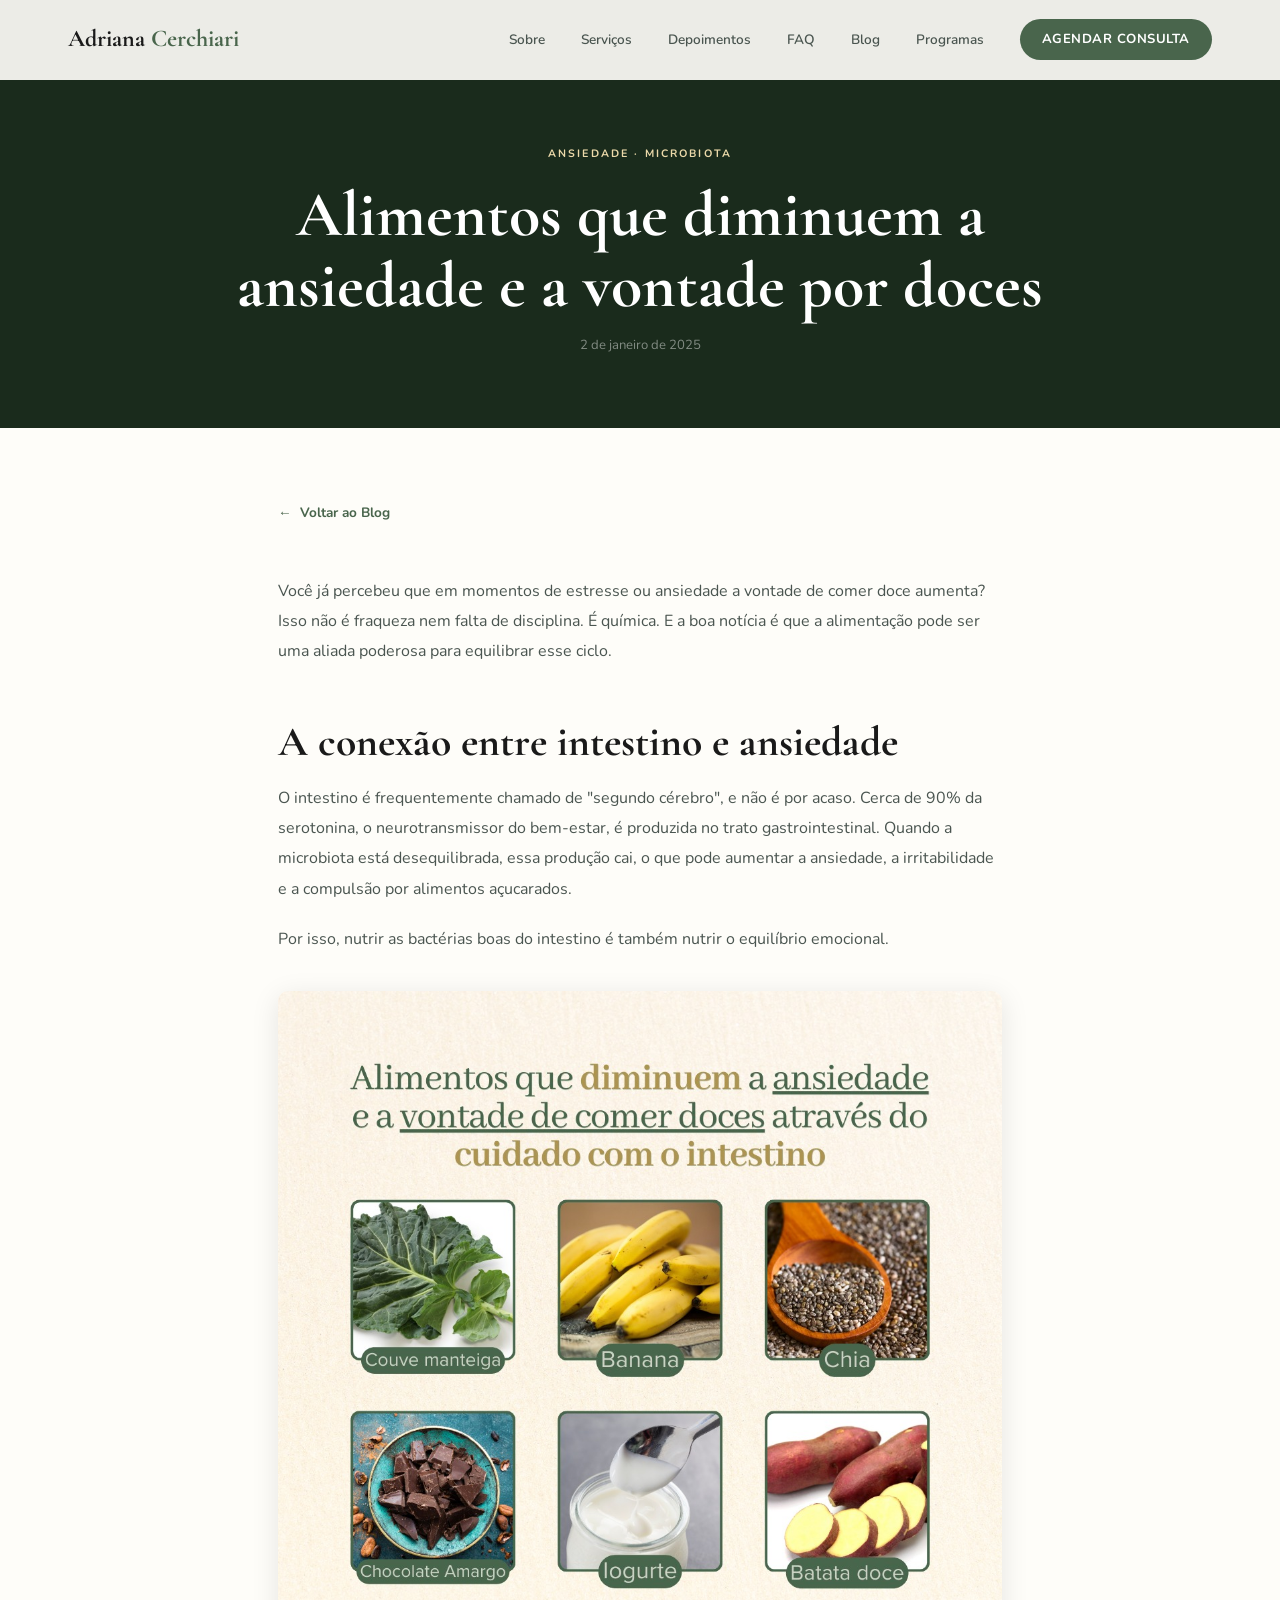
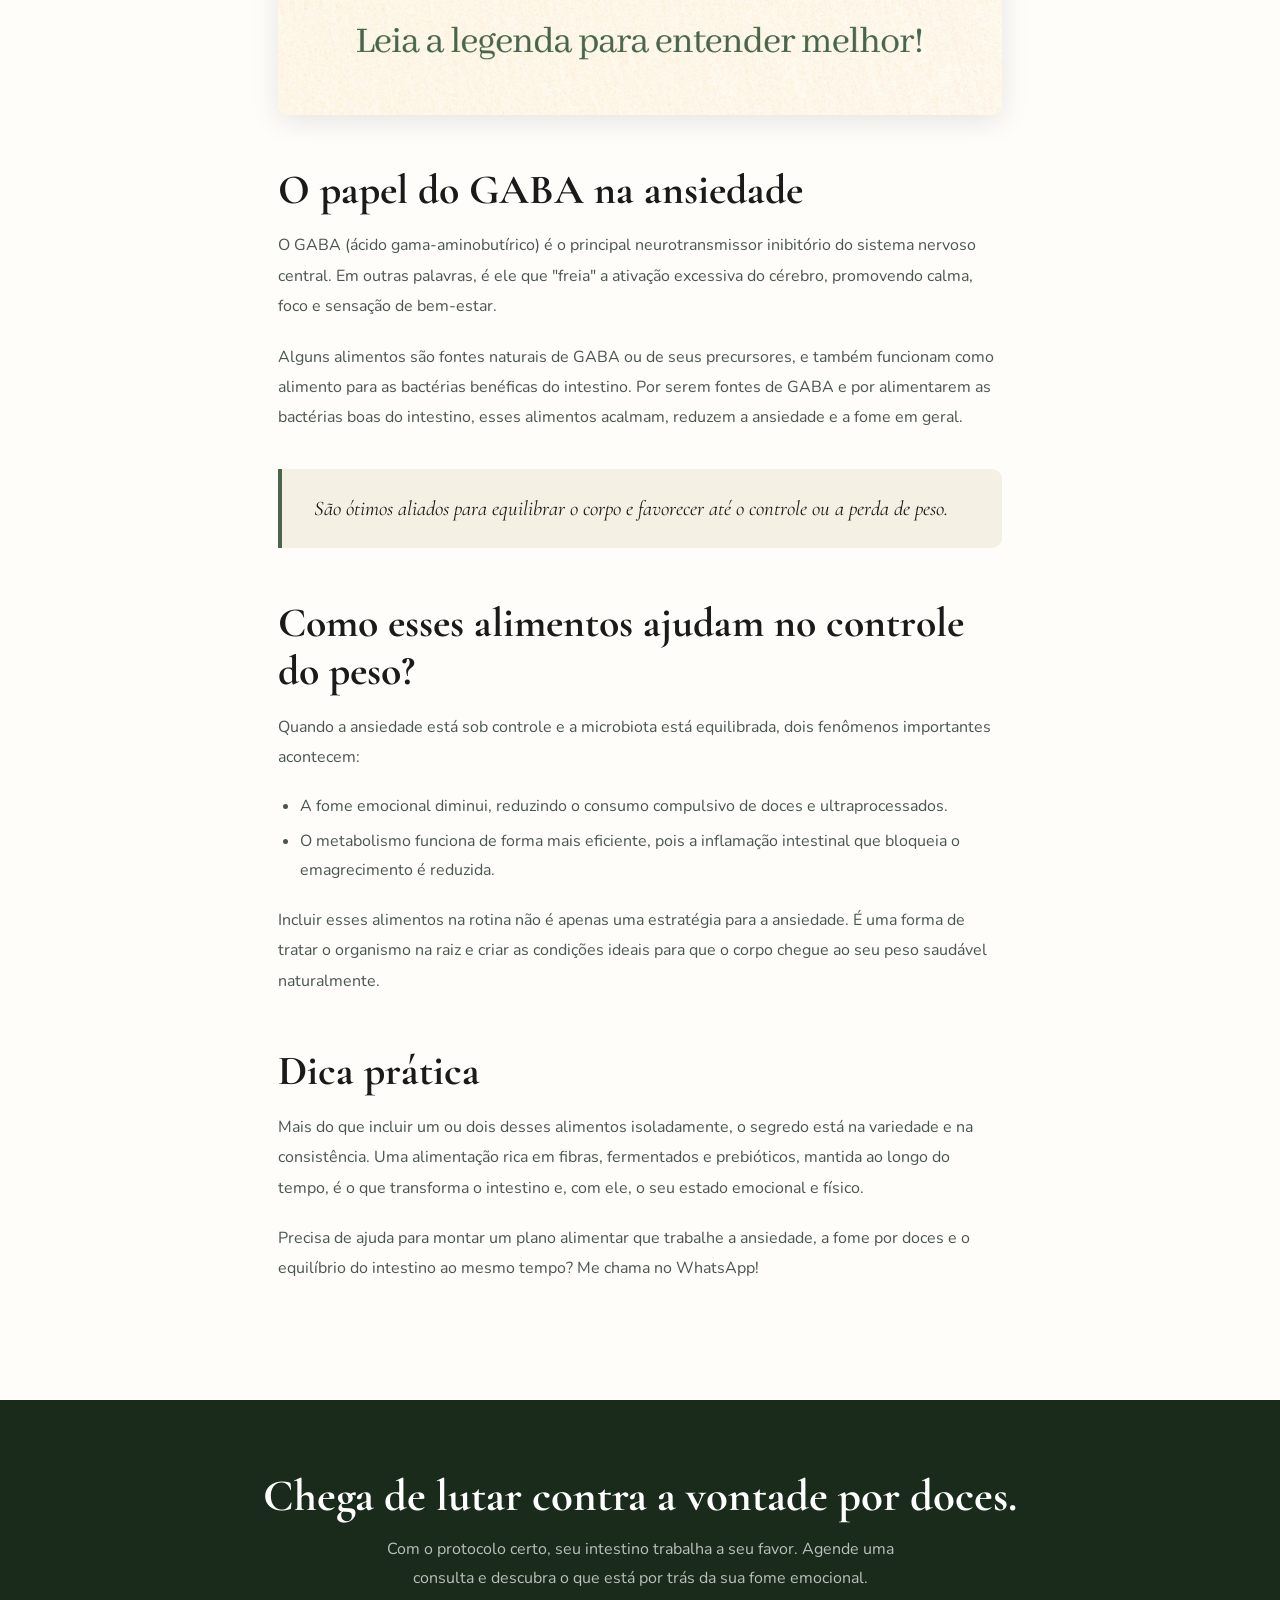
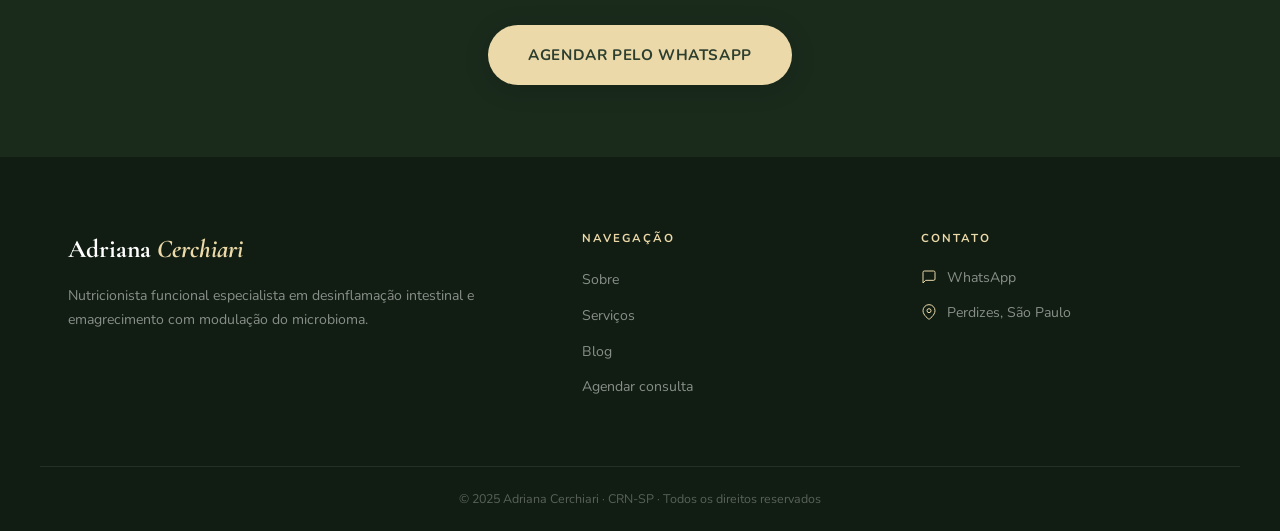
<file: blog-ansiedade.html>
<!DOCTYPE html>
<html lang="pt-BR">
<head>
  <meta charset="UTF-8">
  <meta name="viewport" content="width=device-width, initial-scale=1.0">
  <title>Alimentos que reduzem ansiedade e compulsão por doces · Nutrição Funcional · Adriana Cerchiari</title>
  <meta name="description" content="Conheça os alimentos fontes de GABA que alimentam as bactérias boas do intestino, reduzem a ansiedade, a fome emocional e favorecem o controle de peso. Por Adriana Cerchiari.">
  <link rel="canonical" href="https://www.nutrindosuasescolhas.com/blog-ansiedade.html">
  <meta property="og:type" content="article">
  <meta property="og:url" content="https://www.nutrindosuasescolhas.com/blog-ansiedade.html">
  <meta property="og:title" content="Alimentos que diminuem a ansiedade e a vontade por doces · Adriana Cerchiari">
  <meta property="og:description" content="Alimentos fontes de GABA que reduzem a ansiedade, a fome emocional e favorecem o controle de peso.">
  <meta property="og:image" content="https://www.nutrindosuasescolhas.com/Imagens/hero.png">
  <meta property="og:locale" content="pt_BR">
  <meta property="og:site_name" content="Adriana Cerchiari · Nutrição Funcional">
  <meta property="article:author" content="Adriana Cerchiari">
  <meta name="twitter:card" content="summary_large_image">
  <meta name="twitter:title" content="Alimentos que diminuem a ansiedade e a vontade por doces">
  <meta name="twitter:description" content="Alimentos fontes de GABA que reduzem a ansiedade, a fome emocional e favorecem o controle de peso.">
  <meta name="twitter:image" content="https://www.nutrindosuasescolhas.com/Imagens/hero.png">
  <link href="https://fonts.googleapis.com/css2?family=Cormorant+Garamond:ital,wght@0,500;0,600;0,700;1,500;1,600;1,700&family=Nunito:wght@300;400;500;600;700;800&family=Playfair+Display:ital,wght@0,700;1,700&display=swap" rel="stylesheet">
  <link rel="stylesheet" href="https://unpkg.com/aos@2.3.4/dist/aos.css">
  <link rel="stylesheet" href="css/style.css">
</head>
<body>
<div class="page-wrapper">

  <header class="nav" id="nav">
    <div class="nav__container">
      <a href="index.html" class="nav__logo" aria-label="Adriana Cerchiari">Adriana <em>Cerchiari</em></a>
      <nav class="nav__links" aria-label="Menu principal">
        <a href="index.html#sobre" class="nav__link">Sobre</a>
        <a href="index.html#servicos" class="nav__link">Serviços</a>
        <a href="index.html#depoimentos" class="nav__link">Depoimentos</a>
        <a href="index.html#faq" class="nav__link">FAQ</a>
        <a href="blog.html" class="nav__link">Blog</a>
        <a href="programas.html" class="nav__link">Programas</a>
        <a href="https://api.whatsapp.com/send/?phone=5511910856669&text=Ol%C3%A1%21+Tudo+bem%3F+Quero+agendar+uma+consulta+nutricional%21&type=phone_number&app_absent=0" class="btn btn--nav" target="_blank" rel="noopener noreferrer">Agendar consulta</a>
      </nav>
      <button class="nav__hamburger" aria-label="Abrir menu" aria-expanded="false">
        <span></span><span></span><span></span>
      </button>
    </div>
  </header>

  <section class="post-hero">
    <span class="post-hero__tag">Ansiedade · Microbiota</span>
    <h1 class="post-hero__title">Alimentos que diminuem a ansiedade e a vontade por doces</h1>
    <p class="post-hero__date">2 de janeiro de 2025</p>
  </section>

  <div class="post-body">
    <a href="blog.html" class="post-back">Voltar ao Blog</a>

    <p>Você já percebeu que em momentos de estresse ou ansiedade a vontade de comer doce aumenta? Isso não é fraqueza nem falta de disciplina. É química. E a boa notícia é que a alimentação pode ser uma aliada poderosa para equilibrar esse ciclo.</p>

    <h2>A conexão entre intestino e ansiedade</h2>

    <p>O intestino é frequentemente chamado de "segundo cérebro", e não é por acaso. Cerca de 90% da serotonina, o neurotransmissor do bem-estar, é produzida no trato gastrointestinal. Quando a microbiota está desequilibrada, essa produção cai, o que pode aumentar a ansiedade, a irritabilidade e a compulsão por alimentos açucarados.</p>

    <p>Por isso, nutrir as bactérias boas do intestino é também nutrir o equilíbrio emocional.</p>

    <img src="Blogs/Conteudo Blog 3.jfif" alt="Alimentos que diminuem a ansiedade e a vontade por doces" class="post-img">

    <h2>O papel do GABA na ansiedade</h2>

    <p>O GABA (ácido gama-aminobutírico) é o principal neurotransmissor inibitório do sistema nervoso central. Em outras palavras, é ele que "freia" a ativação excessiva do cérebro, promovendo calma, foco e sensação de bem-estar.</p>

    <p>Alguns alimentos são fontes naturais de GABA ou de seus precursores, e também funcionam como alimento para as bactérias benéficas do intestino. Por serem fontes de GABA e por alimentarem as bactérias boas do intestino, esses alimentos acalmam, reduzem a ansiedade e a fome em geral.</p>

    <div class="post-highlight">
      <p>São ótimos aliados para equilibrar o corpo e favorecer até o controle ou a perda de peso.</p>
    </div>

    <h2>Como esses alimentos ajudam no controle do peso?</h2>

    <p>Quando a ansiedade está sob controle e a microbiota está equilibrada, dois fenômenos importantes acontecem:</p>

    <ul>
      <li>A fome emocional diminui, reduzindo o consumo compulsivo de doces e ultraprocessados.</li>
      <li>O metabolismo funciona de forma mais eficiente, pois a inflamação intestinal que bloqueia o emagrecimento é reduzida.</li>
    </ul>

    <p>Incluir esses alimentos na rotina não é apenas uma estratégia para a ansiedade. É uma forma de tratar o organismo na raiz e criar as condições ideais para que o corpo chegue ao seu peso saudável naturalmente.</p>

    <h2>Dica prática</h2>

    <p>Mais do que incluir um ou dois desses alimentos isoladamente, o segredo está na variedade e na consistência. Uma alimentação rica em fibras, fermentados e prebióticos, mantida ao longo do tempo, é o que transforma o intestino e, com ele, o seu estado emocional e físico.</p>

    <p>Precisa de ajuda para montar um plano alimentar que trabalhe a ansiedade, a fome por doces e o equilíbrio do intestino ao mesmo tempo? Me chama no WhatsApp!</p>
  </div>

  <section class="post-cta-banner">
    <h2 class="post-cta-banner__title">Chega de lutar contra a vontade por doces.</h2>
    <p class="post-cta-banner__desc">Com o protocolo certo, seu intestino trabalha a seu favor. Agende uma consulta e descubra o que está por trás da sua fome emocional.</p>
    <a href="https://api.whatsapp.com/send/?phone=5511910856669&text=Ol%C3%A1%21+Tudo+bem%3F+Quero+agendar+uma+consulta+nutricional%21&type=phone_number&app_absent=0" class="btn btn--cta" target="_blank" rel="noopener noreferrer">Agendar pelo WhatsApp</a>
  </section>

  <footer class="footer">
    <div class="footer__container">
      <div class="footer__col">
        <p class="footer__logo">Adriana <em>Cerchiari</em></p>
        <p class="footer__bio">Nutricionista funcional especialista em desinflamação intestinal e emagrecimento com modulação do microbioma.</p>
      </div>
      <div class="footer__col">
        <p class="footer__col-title">Navegação</p>
        <ul class="footer__links">
          <li><a href="index.html#sobre">Sobre</a></li>
          <li><a href="index.html#servicos">Serviços</a></li>
          <li><a href="blog.html">Blog</a></li>
          <li><a href="index.html#contato">Agendar consulta</a></li>
        </ul>
      </div>
      <div class="footer__col">
        <p class="footer__col-title">Contato</p>
        <ul class="footer__contact">
          <li>
            <svg width="16" height="16" viewBox="0 0 24 24" fill="none" stroke="currentColor" stroke-width="1.5"><path d="M21 15a2 2 0 0 1-2 2H7l-4 4V5a2 2 0 0 1 2-2h14a2 2 0 0 1 2 2z"/></svg>
            <a href="https://api.whatsapp.com/send/?phone=5511910856669&text=Ol%C3%A1%21+Tudo+bem%3F+Quero+agendar+uma+consulta+nutricional%21&type=phone_number&app_absent=0" target="_blank" rel="noopener noreferrer">WhatsApp</a>
          </li>
          <li>
            <svg width="16" height="16" viewBox="0 0 24 24" fill="none" stroke="currentColor" stroke-width="1.5"><path d="M21 10c0 7-9 13-9 13s-9-6-9-13a9 9 0 0 1 18 0z"/><circle cx="12" cy="10" r="3"/></svg>
            Perdizes, São Paulo
          </li>
        </ul>
      </div>
    </div>
    <div class="footer__bottom">
      <p>© 2025 Adriana Cerchiari · CRN-SP · Todos os direitos reservados</p>
    </div>
  </footer>

</div>
<script src="https://unpkg.com/aos@2.3.4/dist/aos.js"></script>
<script src="js/main.js"></script>
</body>
</html>
</file>
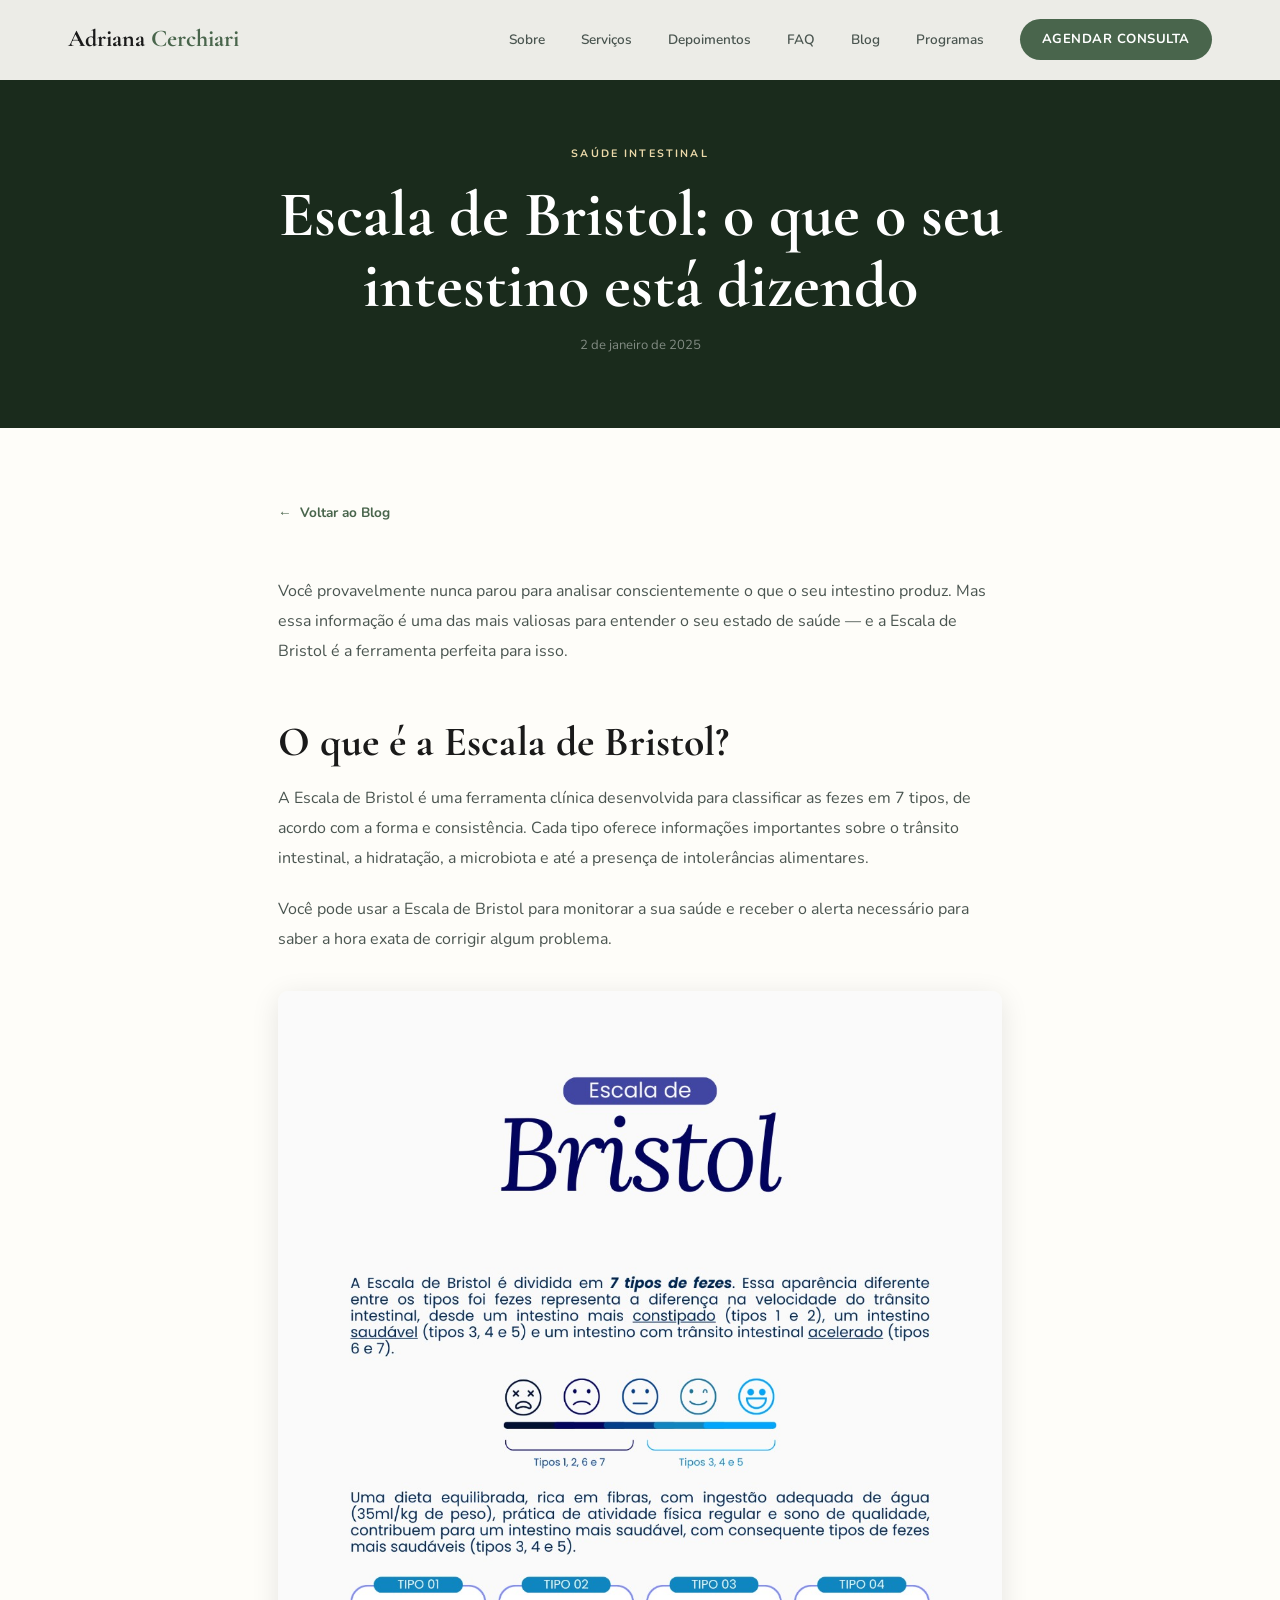
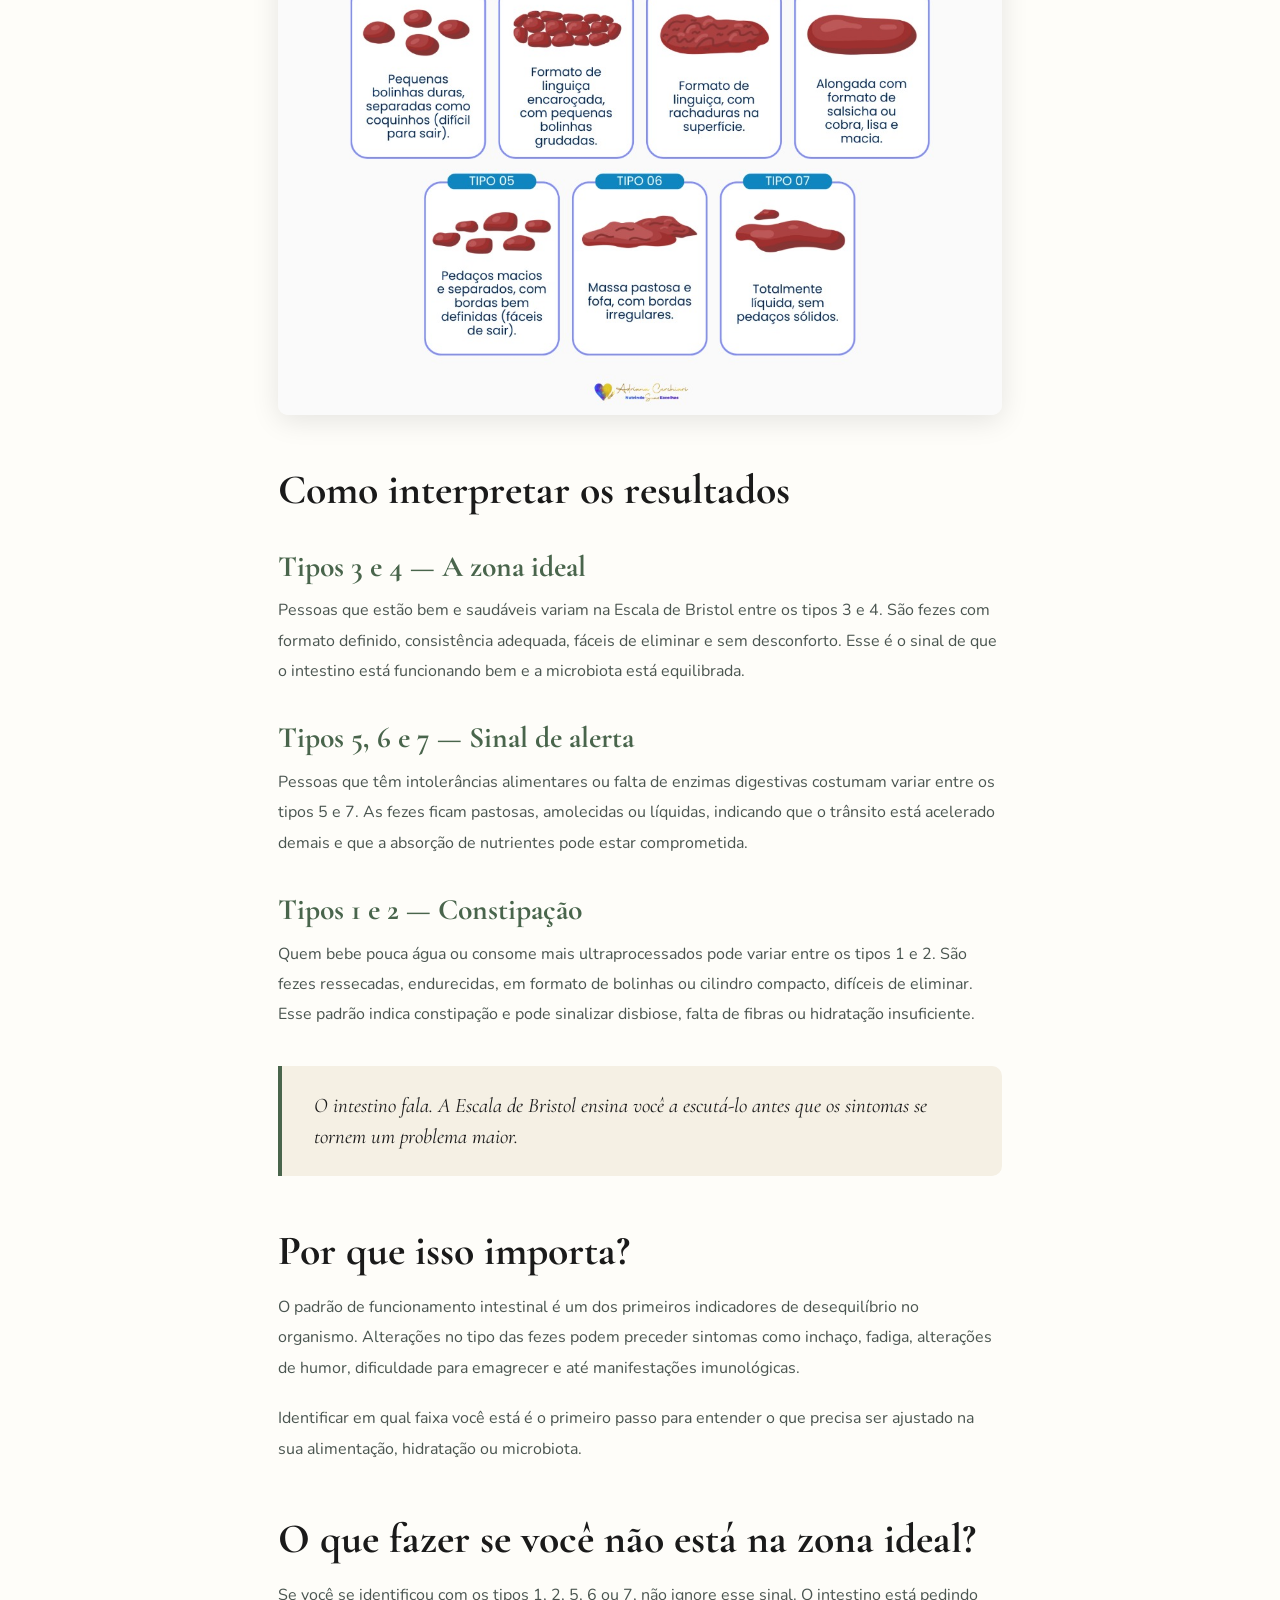
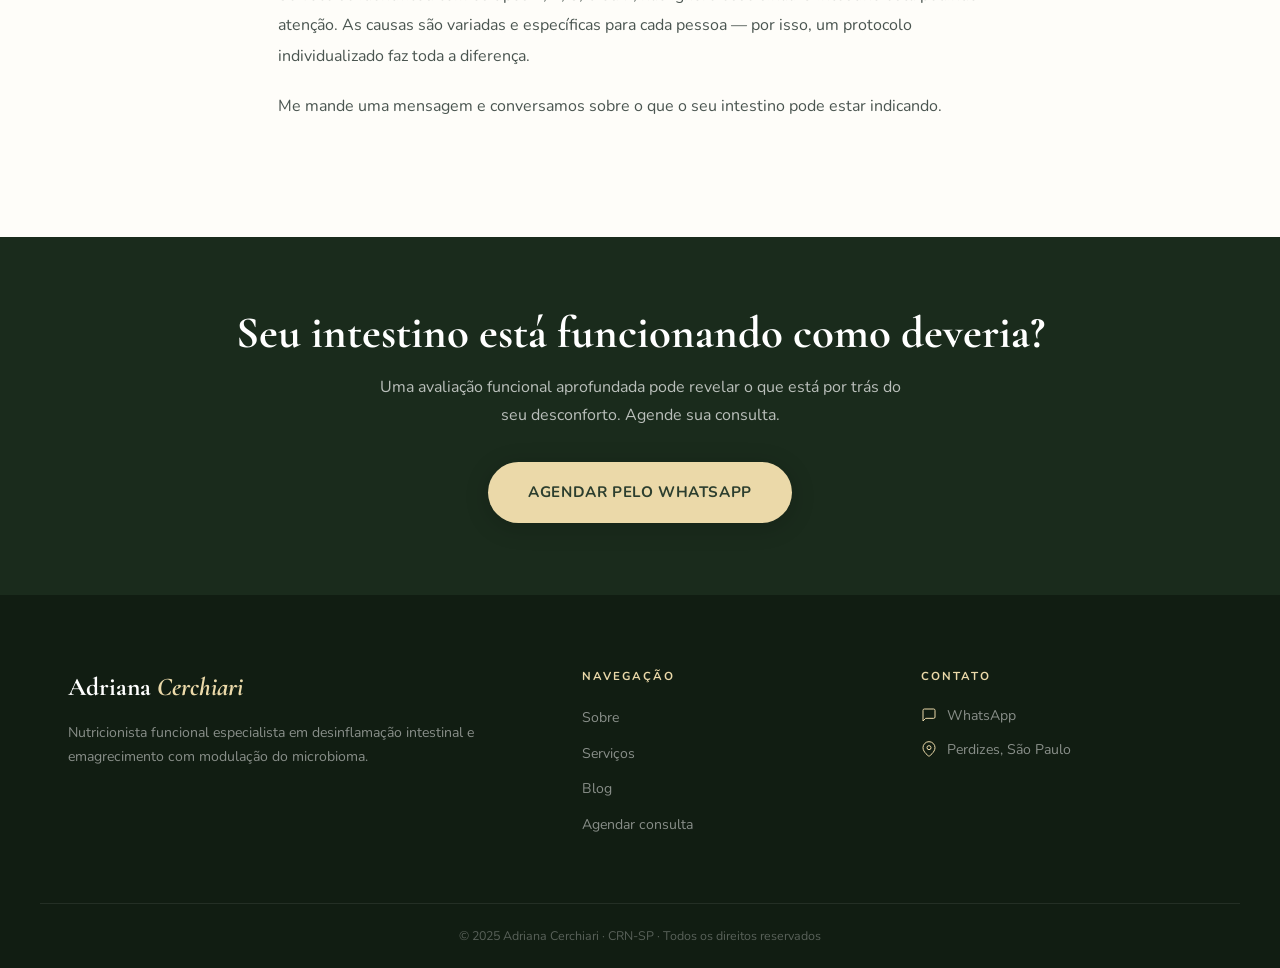
<file: blog-bristol.html>
<!DOCTYPE html>
<html lang="pt-BR">
<head>
  <meta charset="UTF-8">
  <meta name="viewport" content="width=device-width, initial-scale=1.0">
  <title>Escala de Bristol: o que as fezes dizem sobre sua saúde intestinal · Adriana Cerchiari</title>
  <meta name="description" content="A Escala de Bristol é uma ferramenta simples para monitorar a saúde intestinal. Saiba o que cada tipo indica e como usar esse conhecimento a seu favor. Por Adriana Cerchiari.">
  <link rel="canonical" href="https://www.nutrindosuasescolhas.com/blog-bristol.html">
  <meta property="og:type" content="article">
  <meta property="og:url" content="https://www.nutrindosuasescolhas.com/blog-bristol.html">
  <meta property="og:title" content="Escala de Bristol: o que o seu intestino está dizendo · Adriana Cerchiari">
  <meta property="og:description" content="Saiba o que cada tipo da Escala de Bristol indica sobre sua saúde intestinal e como usar esse conhecimento a seu favor.">
  <meta property="og:image" content="https://www.nutrindosuasescolhas.com/Imagens/hero.png">
  <meta property="og:locale" content="pt_BR">
  <meta property="og:site_name" content="Adriana Cerchiari · Nutrição Funcional">
  <meta property="article:author" content="Adriana Cerchiari">
  <meta name="twitter:card" content="summary_large_image">
  <meta name="twitter:title" content="Escala de Bristol: o que o seu intestino está dizendo">
  <meta name="twitter:description" content="Saiba o que cada tipo da Escala de Bristol indica sobre sua saúde intestinal.">
  <meta name="twitter:image" content="https://www.nutrindosuasescolhas.com/Imagens/hero.png">
  <link href="https://fonts.googleapis.com/css2?family=Cormorant+Garamond:ital,wght@0,500;0,600;0,700;1,500;1,600;1,700&family=Nunito:wght@300;400;500;600;700;800&family=Playfair+Display:ital,wght@0,700;1,700&display=swap" rel="stylesheet">
  <link rel="stylesheet" href="https://unpkg.com/aos@2.3.4/dist/aos.css">
  <link rel="stylesheet" href="css/style.css">
</head>
<body>
<div class="page-wrapper">

  <header class="nav" id="nav">
    <div class="nav__container">
      <a href="index.html" class="nav__logo" aria-label="Adriana Cerchiari">Adriana <em>Cerchiari</em></a>
      <nav class="nav__links" aria-label="Menu principal">
        <a href="index.html#sobre" class="nav__link">Sobre</a>
        <a href="index.html#servicos" class="nav__link">Serviços</a>
        <a href="index.html#depoimentos" class="nav__link">Depoimentos</a>
        <a href="index.html#faq" class="nav__link">FAQ</a>
        <a href="blog.html" class="nav__link">Blog</a>
        <a href="programas.html" class="nav__link">Programas</a>
        <a href="https://api.whatsapp.com/send/?phone=5511910856669&text=Ol%C3%A1%21+Tudo+bem%3F+Quero+agendar+uma+consulta+nutricional%21&type=phone_number&app_absent=0" class="btn btn--nav" target="_blank" rel="noopener noreferrer">Agendar consulta</a>
      </nav>
      <button class="nav__hamburger" aria-label="Abrir menu" aria-expanded="false">
        <span></span><span></span><span></span>
      </button>
    </div>
  </header>

  <section class="post-hero">
    <span class="post-hero__tag">Saúde Intestinal</span>
    <h1 class="post-hero__title">Escala de Bristol: o que o seu intestino está dizendo</h1>
    <p class="post-hero__date">2 de janeiro de 2025</p>
  </section>

  <div class="post-body">
    <a href="blog.html" class="post-back">Voltar ao Blog</a>

    <p>Você provavelmente nunca parou para analisar conscientemente o que o seu intestino produz. Mas essa informação é uma das mais valiosas para entender o seu estado de saúde — e a Escala de Bristol é a ferramenta perfeita para isso.</p>

    <h2>O que é a Escala de Bristol?</h2>

    <p>A Escala de Bristol é uma ferramenta clínica desenvolvida para classificar as fezes em 7 tipos, de acordo com a forma e consistência. Cada tipo oferece informações importantes sobre o trânsito intestinal, a hidratação, a microbiota e até a presença de intolerâncias alimentares.</p>

    <p>Você pode usar a Escala de Bristol para monitorar a sua saúde e receber o alerta necessário para saber a hora exata de corrigir algum problema.</p>

    <img src="Blogs/Conteudo Blog 4.jfif" alt="Escala de Bristol" class="post-img">

    <h2>Como interpretar os resultados</h2>

    <h3>Tipos 3 e 4 — A zona ideal</h3>
    <p>Pessoas que estão bem e saudáveis variam na Escala de Bristol entre os tipos 3 e 4. São fezes com formato definido, consistência adequada, fáceis de eliminar e sem desconforto. Esse é o sinal de que o intestino está funcionando bem e a microbiota está equilibrada.</p>

    <h3>Tipos 5, 6 e 7 — Sinal de alerta</h3>
    <p>Pessoas que têm intolerâncias alimentares ou falta de enzimas digestivas costumam variar entre os tipos 5 e 7. As fezes ficam pastosas, amolecidas ou líquidas, indicando que o trânsito está acelerado demais e que a absorção de nutrientes pode estar comprometida.</p>

    <h3>Tipos 1 e 2 — Constipação</h3>
    <p>Quem bebe pouca água ou consome mais ultraprocessados pode variar entre os tipos 1 e 2. São fezes ressecadas, endurecidas, em formato de bolinhas ou cilindro compacto, difíceis de eliminar. Esse padrão indica constipação e pode sinalizar disbiose, falta de fibras ou hidratação insuficiente.</p>

    <div class="post-highlight">
      <p>O intestino fala. A Escala de Bristol ensina você a escutá-lo antes que os sintomas se tornem um problema maior.</p>
    </div>

    <h2>Por que isso importa?</h2>

    <p>O padrão de funcionamento intestinal é um dos primeiros indicadores de desequilíbrio no organismo. Alterações no tipo das fezes podem preceder sintomas como inchaço, fadiga, alterações de humor, dificuldade para emagrecer e até manifestações imunológicas.</p>

    <p>Identificar em qual faixa você está é o primeiro passo para entender o que precisa ser ajustado na sua alimentação, hidratação ou microbiota.</p>

    <h2>O que fazer se você não está na zona ideal?</h2>

    <p>Se você se identificou com os tipos 1, 2, 5, 6 ou 7, não ignore esse sinal. O intestino está pedindo atenção. As causas são variadas e específicas para cada pessoa — por isso, um protocolo individualizado faz toda a diferença.</p>

    <p>Me mande uma mensagem e conversamos sobre o que o seu intestino pode estar indicando.</p>
  </div>

  <section class="post-cta-banner">
    <h2 class="post-cta-banner__title">Seu intestino está funcionando como deveria?</h2>
    <p class="post-cta-banner__desc">Uma avaliação funcional aprofundada pode revelar o que está por trás do seu desconforto. Agende sua consulta.</p>
    <a href="https://api.whatsapp.com/send/?phone=5511910856669&text=Ol%C3%A1%21+Tudo+bem%3F+Quero+agendar+uma+consulta+nutricional%21&type=phone_number&app_absent=0" class="btn btn--cta" target="_blank" rel="noopener noreferrer">Agendar pelo WhatsApp</a>
  </section>

  <footer class="footer">
    <div class="footer__container">
      <div class="footer__col">
        <p class="footer__logo">Adriana <em>Cerchiari</em></p>
        <p class="footer__bio">Nutricionista funcional especialista em desinflamação intestinal e emagrecimento com modulação do microbioma.</p>
      </div>
      <div class="footer__col">
        <p class="footer__col-title">Navegação</p>
        <ul class="footer__links">
          <li><a href="index.html#sobre">Sobre</a></li>
          <li><a href="index.html#servicos">Serviços</a></li>
          <li><a href="blog.html">Blog</a></li>
          <li><a href="index.html#contato">Agendar consulta</a></li>
        </ul>
      </div>
      <div class="footer__col">
        <p class="footer__col-title">Contato</p>
        <ul class="footer__contact">
          <li>
            <svg width="16" height="16" viewBox="0 0 24 24" fill="none" stroke="currentColor" stroke-width="1.5"><path d="M21 15a2 2 0 0 1-2 2H7l-4 4V5a2 2 0 0 1 2-2h14a2 2 0 0 1 2 2z"/></svg>
            <a href="https://api.whatsapp.com/send/?phone=5511910856669&text=Ol%C3%A1%21+Tudo+bem%3F+Quero+agendar+uma+consulta+nutricional%21&type=phone_number&app_absent=0" target="_blank" rel="noopener noreferrer">WhatsApp</a>
          </li>
          <li>
            <svg width="16" height="16" viewBox="0 0 24 24" fill="none" stroke="currentColor" stroke-width="1.5"><path d="M21 10c0 7-9 13-9 13s-9-6-9-13a9 9 0 0 1 18 0z"/><circle cx="12" cy="10" r="3"/></svg>
            Perdizes, São Paulo
          </li>
        </ul>
      </div>
    </div>
    <div class="footer__bottom">
      <p>© 2025 Adriana Cerchiari · CRN-SP · Todos os direitos reservados</p>
    </div>
  </footer>

</div>
<script src="https://unpkg.com/aos@2.3.4/dist/aos.js"></script>
<script src="js/main.js"></script>
</body>
</html>
</file>
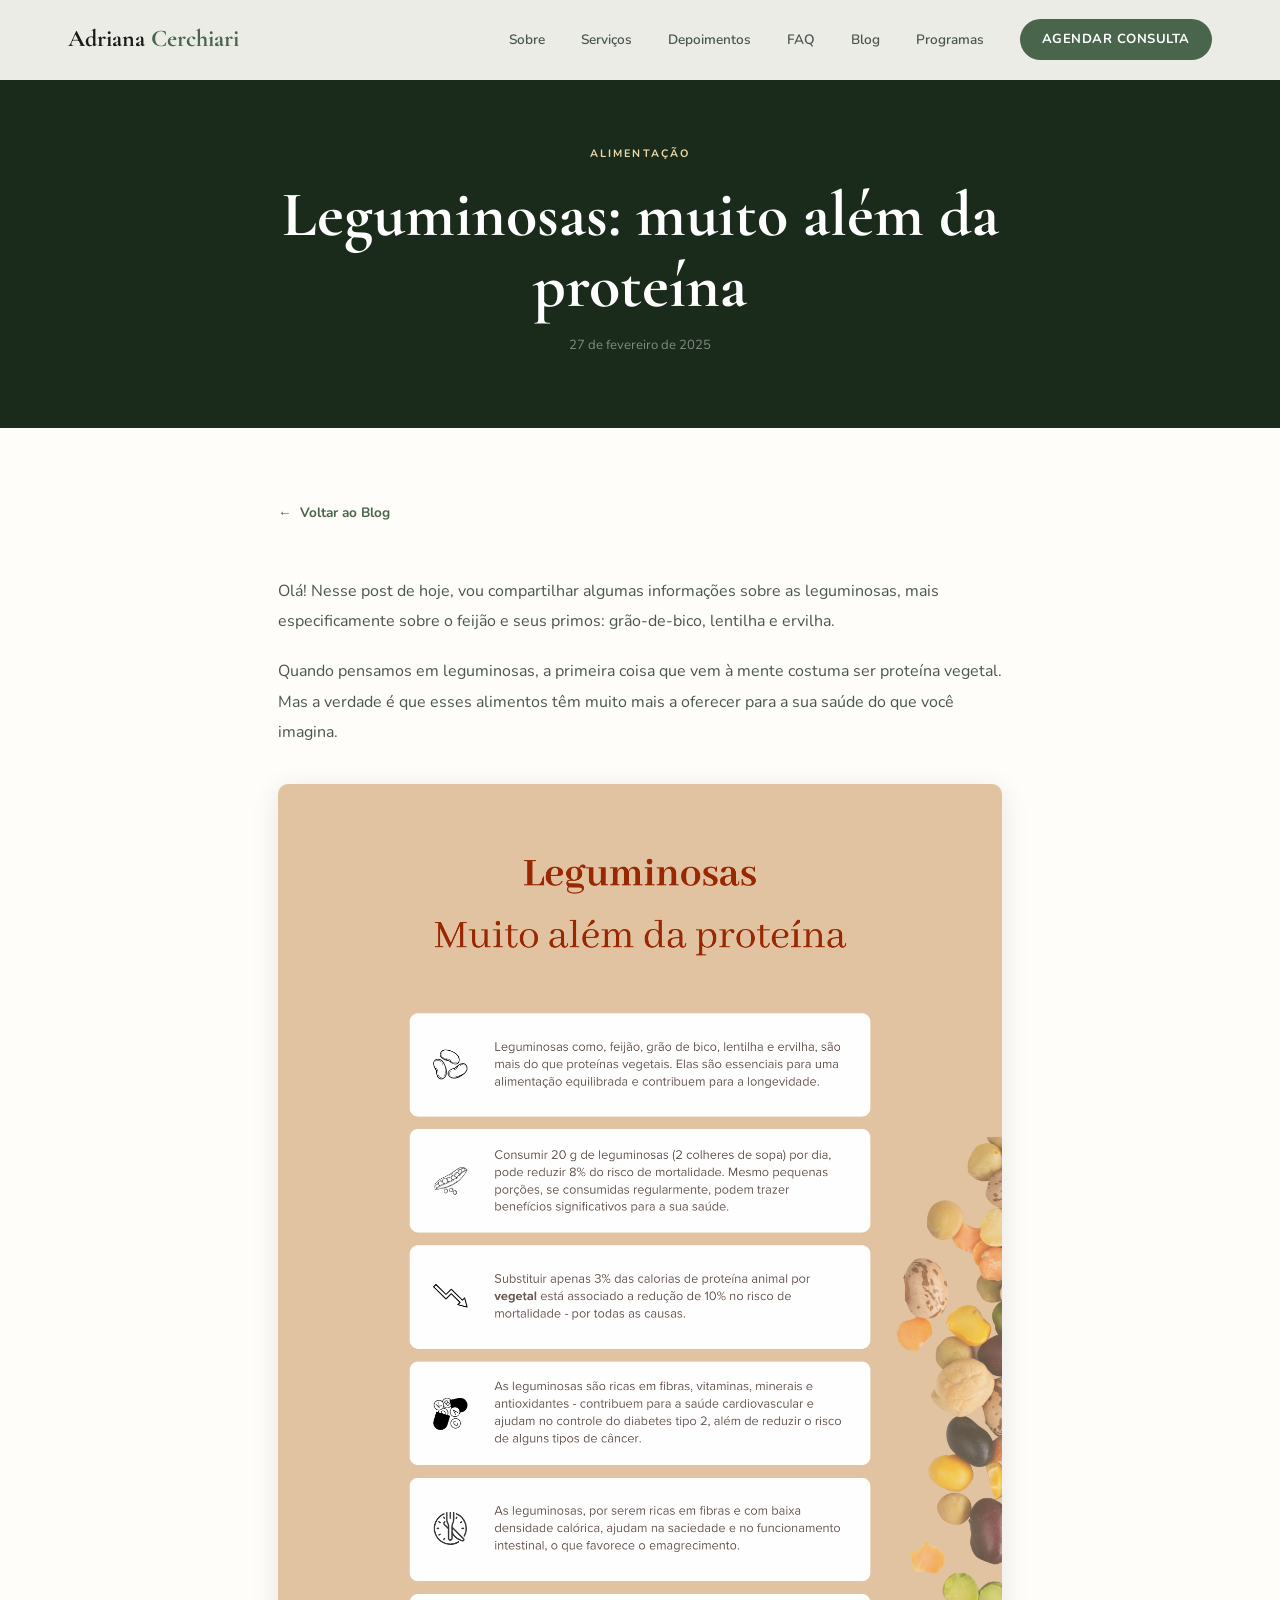
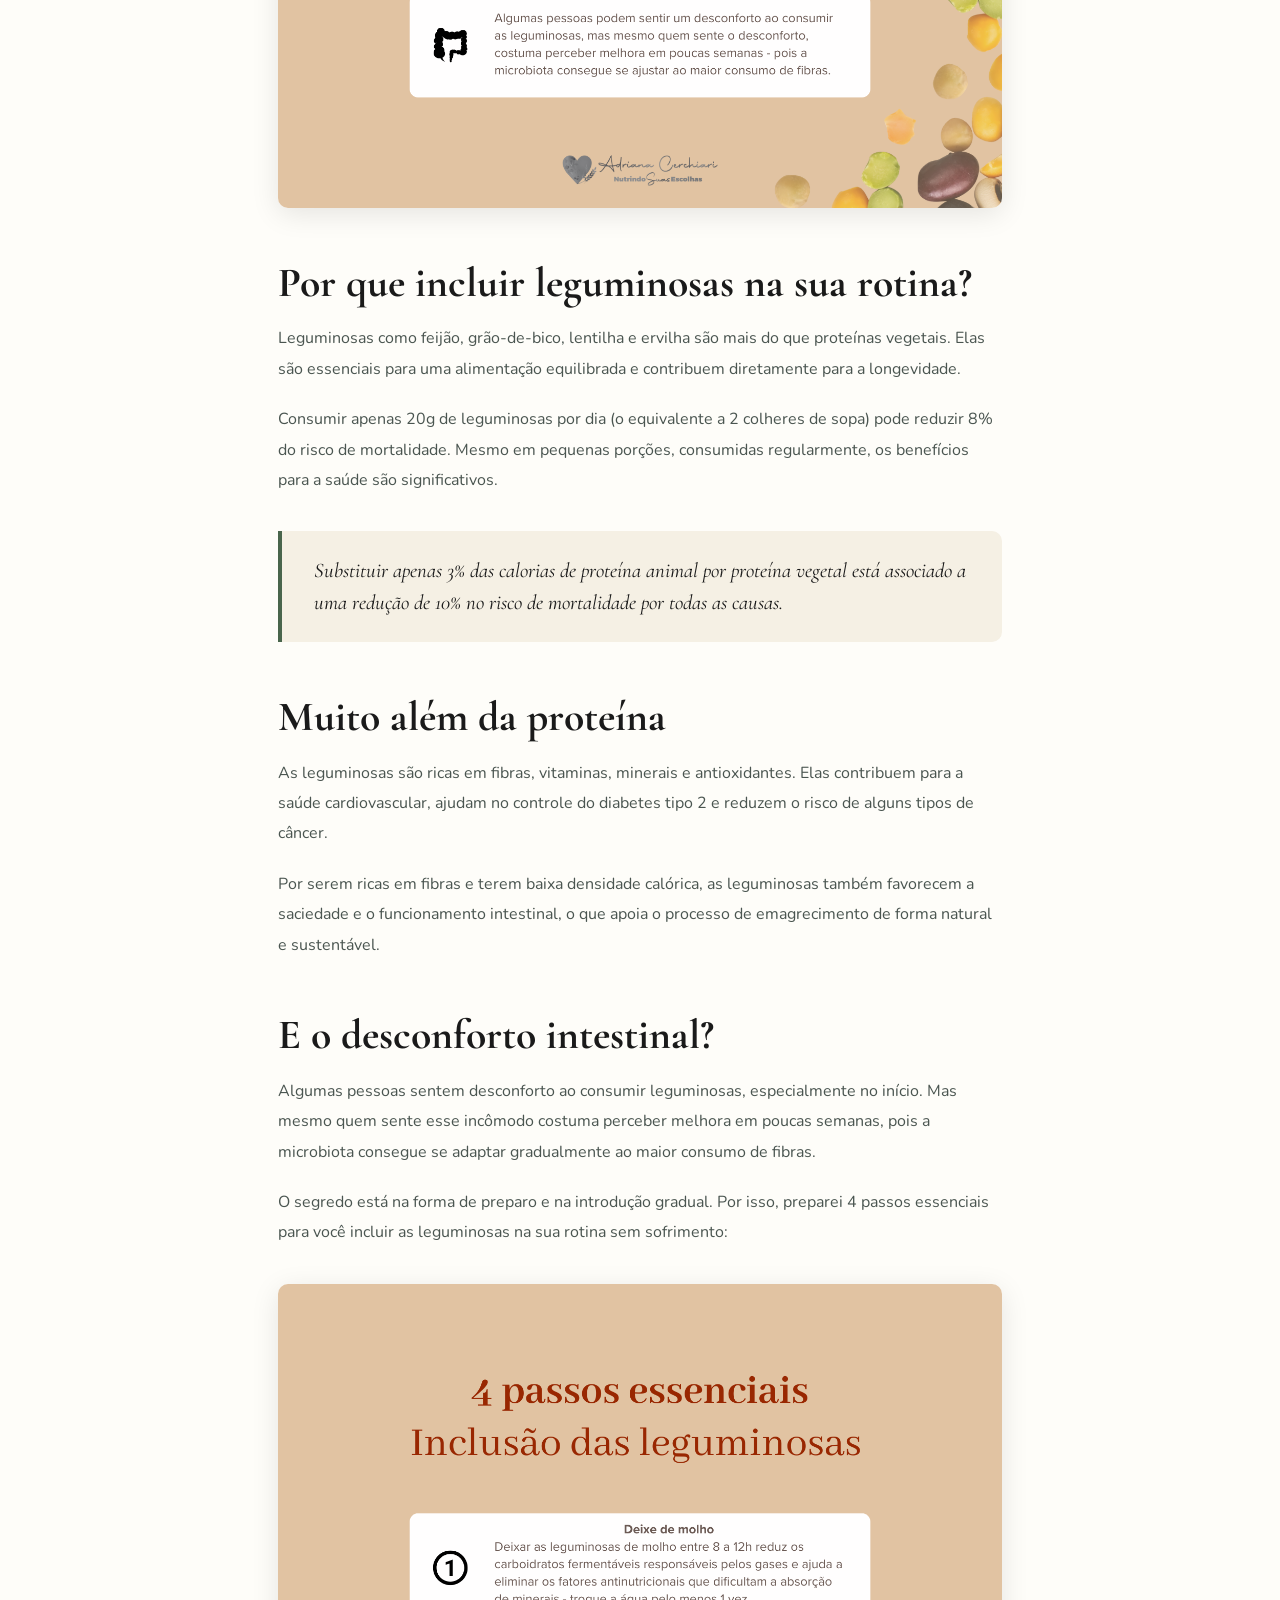
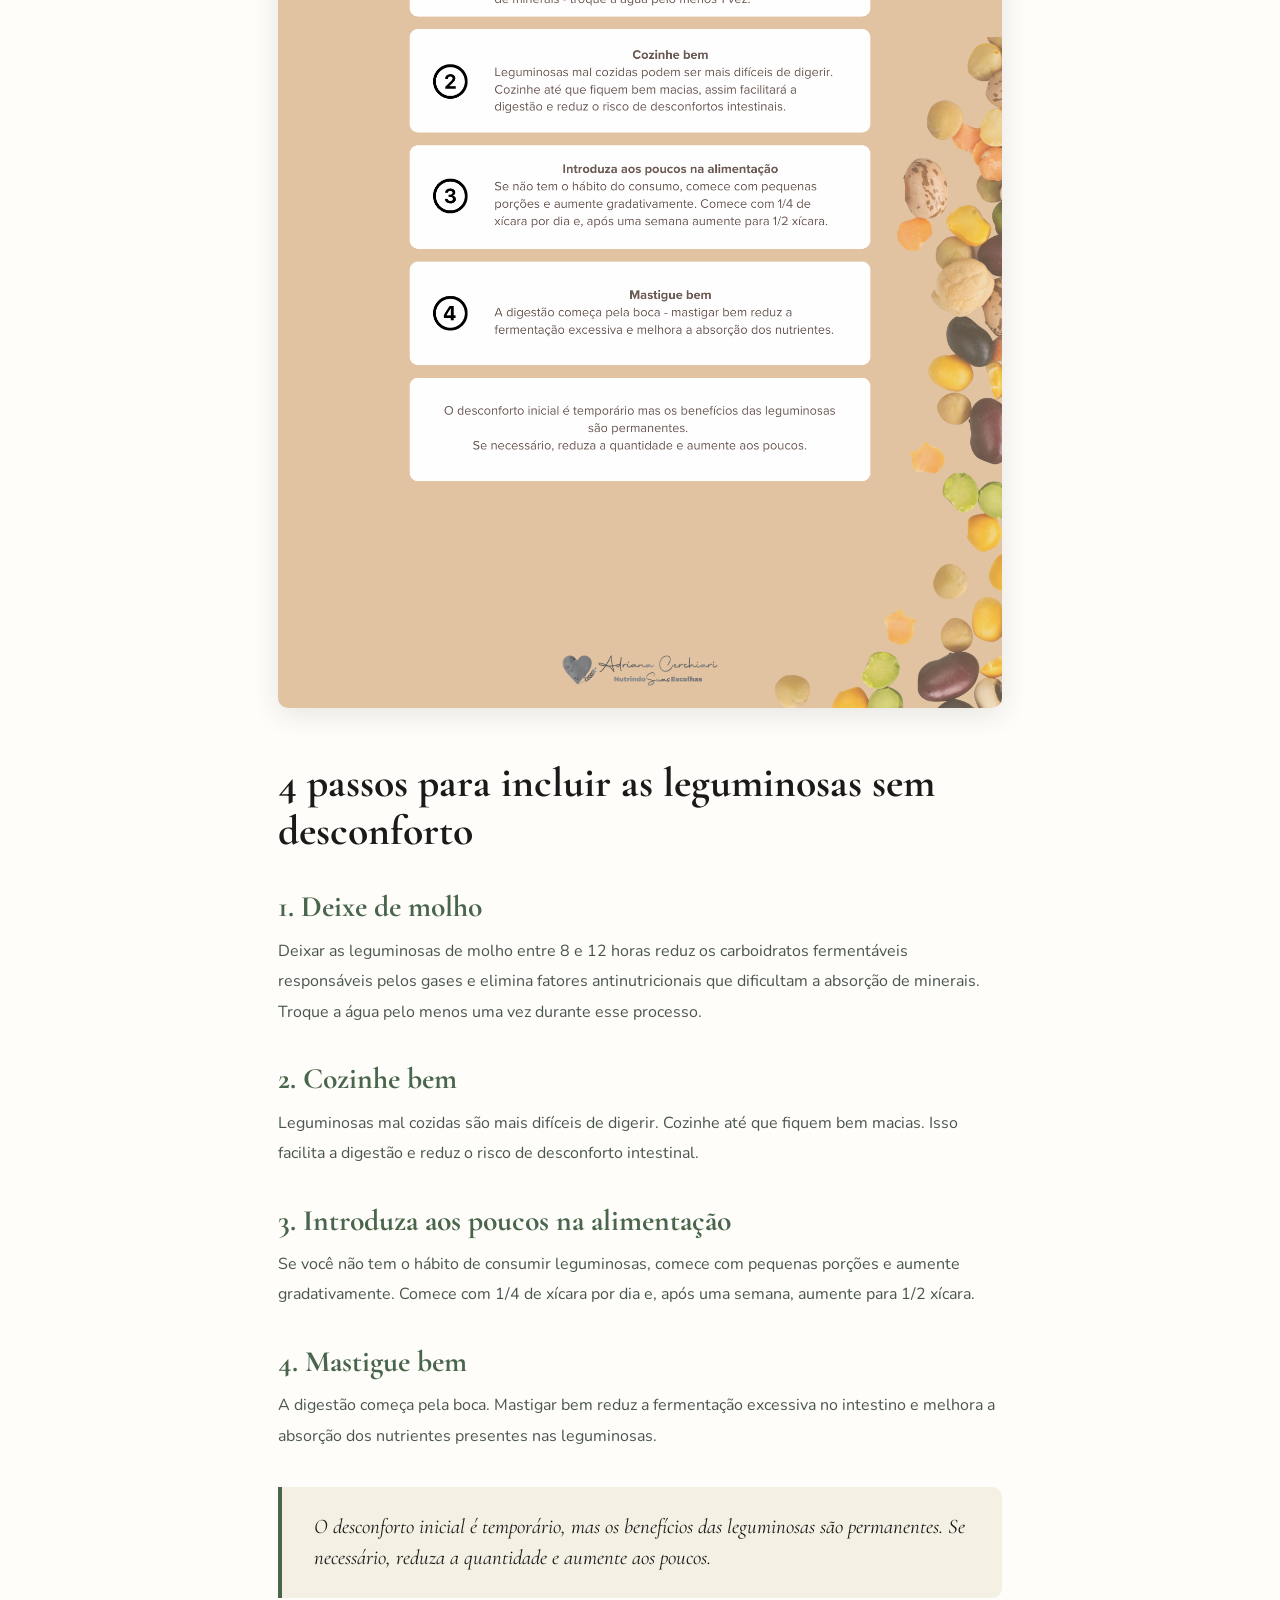
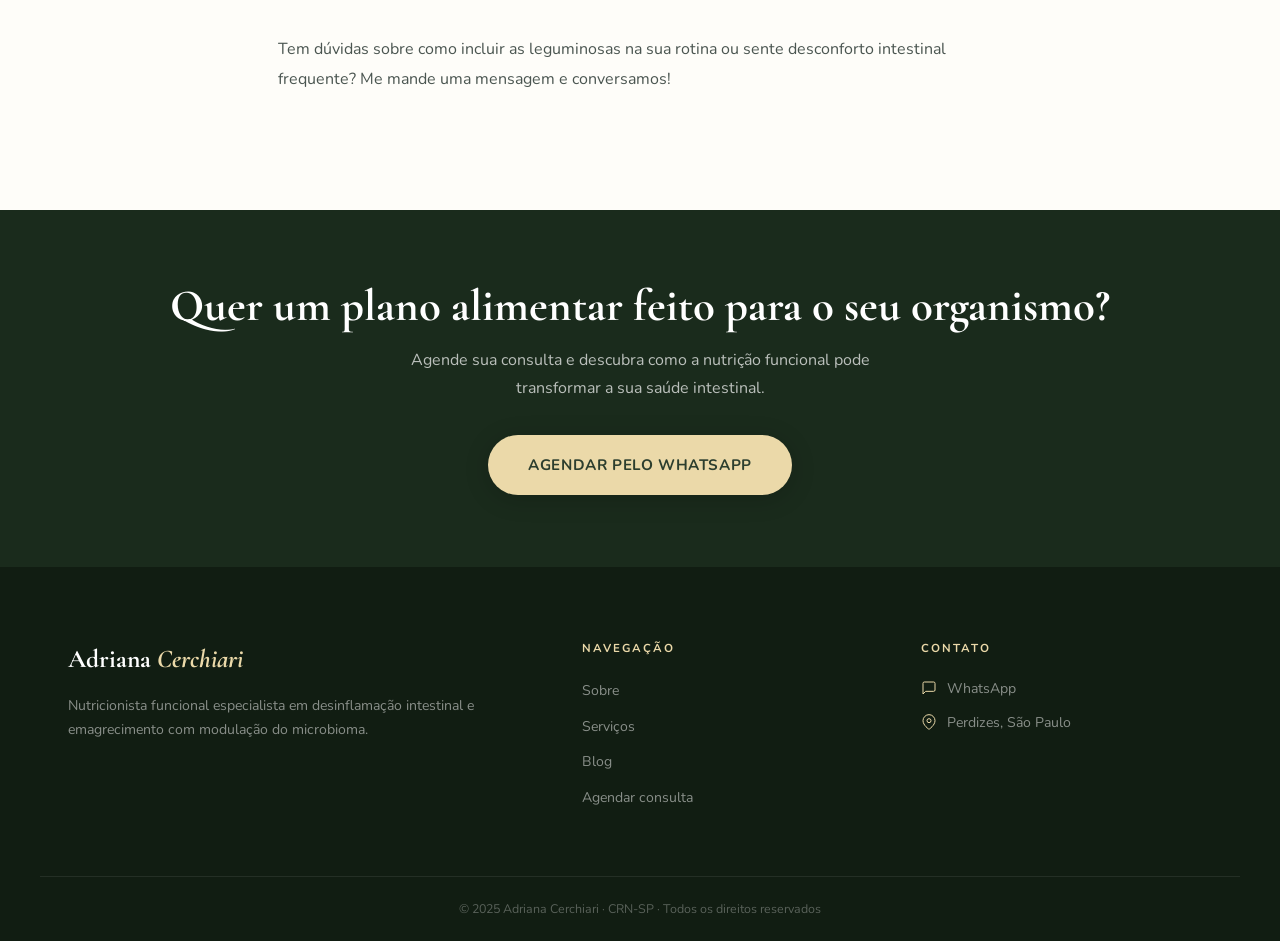
<file: blog-leguminosas.html>
<!DOCTYPE html>
<html lang="pt-BR">
<head>
  <meta charset="UTF-8">
  <meta name="viewport" content="width=device-width, initial-scale=1.0">
  <title>Leguminosas: benefícios para a saúde intestinal e como incluir na rotina · Adriana Cerchiari</title>
  <meta name="description" content="Feijão, lentilha, grão-de-bico e ervilha são muito mais do que proteína vegetal. Descubra os benefícios das leguminosas para a saúde intestinal e como incluí-las na rotina.">
  <link rel="canonical" href="https://www.nutrindosuasescolhas.com/blog-leguminosas.html">
  <meta property="og:type" content="article">
  <meta property="og:url" content="https://www.nutrindosuasescolhas.com/blog-leguminosas.html">
  <meta property="og:title" content="Leguminosas: muito além da proteína · Adriana Cerchiari">
  <meta property="og:description" content="Descubra os benefícios das leguminosas para a saúde intestinal e como incluir feijão, lentilha e grão-de-bico na rotina.">
  <meta property="og:image" content="https://www.nutrindosuasescolhas.com/Imagens/hero.png">
  <meta property="og:locale" content="pt_BR">
  <meta property="og:site_name" content="Adriana Cerchiari · Nutrição Funcional">
  <meta property="article:author" content="Adriana Cerchiari">
  <meta name="twitter:card" content="summary_large_image">
  <meta name="twitter:title" content="Leguminosas: muito além da proteína · Adriana Cerchiari">
  <meta name="twitter:description" content="Descubra os benefícios das leguminosas para a saúde intestinal e como incluí-las na rotina.">
  <meta name="twitter:image" content="https://www.nutrindosuasescolhas.com/Imagens/hero.png">
  <link href="https://fonts.googleapis.com/css2?family=Cormorant+Garamond:ital,wght@0,500;0,600;0,700;1,500;1,600;1,700&family=Nunito:wght@300;400;500;600;700;800&family=Playfair+Display:ital,wght@0,700;1,700&display=swap" rel="stylesheet">
  <link rel="stylesheet" href="https://unpkg.com/aos@2.3.4/dist/aos.css">
  <link rel="stylesheet" href="css/style.css">
</head>
<body>
<div class="page-wrapper">

  <header class="nav" id="nav">
    <div class="nav__container">
      <a href="index.html" class="nav__logo" aria-label="Adriana Cerchiari">Adriana <em>Cerchiari</em></a>
      <nav class="nav__links" aria-label="Menu principal">
        <a href="index.html#sobre" class="nav__link">Sobre</a>
        <a href="index.html#servicos" class="nav__link">Serviços</a>
        <a href="index.html#depoimentos" class="nav__link">Depoimentos</a>
        <a href="index.html#faq" class="nav__link">FAQ</a>
        <a href="blog.html" class="nav__link">Blog</a>
        <a href="programas.html" class="nav__link">Programas</a>
        <a href="https://api.whatsapp.com/send/?phone=5511910856669&text=Ol%C3%A1%21+Tudo+bem%3F+Quero+agendar+uma+consulta+nutricional%21&type=phone_number&app_absent=0" class="btn btn--nav" target="_blank" rel="noopener noreferrer">Agendar consulta</a>
      </nav>
      <button class="nav__hamburger" aria-label="Abrir menu" aria-expanded="false">
        <span></span><span></span><span></span>
      </button>
    </div>
  </header>

  <section class="post-hero">
    <span class="post-hero__tag">Alimentação</span>
    <h1 class="post-hero__title">Leguminosas: muito além da proteína</h1>
    <p class="post-hero__date">27 de fevereiro de 2025</p>
  </section>

  <div class="post-body">
    <a href="blog.html" class="post-back">Voltar ao Blog</a>

    <p>Olá! Nesse post de hoje, vou compartilhar algumas informações sobre as leguminosas, mais especificamente sobre o feijão e seus primos: grão-de-bico, lentilha e ervilha.</p>

    <p>Quando pensamos em leguminosas, a primeira coisa que vem à mente costuma ser proteína vegetal. Mas a verdade é que esses alimentos têm muito mais a oferecer para a sua saúde do que você imagina.</p>

    <img src="Blogs/Conteudo Blog 1.png" alt="Leguminosas: muito além da proteína" class="post-img">

    <h2>Por que incluir leguminosas na sua rotina?</h2>

    <p>Leguminosas como feijão, grão-de-bico, lentilha e ervilha são mais do que proteínas vegetais. Elas são essenciais para uma alimentação equilibrada e contribuem diretamente para a longevidade.</p>

    <p>Consumir apenas 20g de leguminosas por dia (o equivalente a 2 colheres de sopa) pode reduzir 8% do risco de mortalidade. Mesmo em pequenas porções, consumidas regularmente, os benefícios para a saúde são significativos.</p>

    <div class="post-highlight">
      <p>Substituir apenas 3% das calorias de proteína animal por proteína vegetal está associado a uma redução de 10% no risco de mortalidade por todas as causas.</p>
    </div>

    <h2>Muito além da proteína</h2>

    <p>As leguminosas são ricas em fibras, vitaminas, minerais e antioxidantes. Elas contribuem para a saúde cardiovascular, ajudam no controle do diabetes tipo 2 e reduzem o risco de alguns tipos de câncer.</p>

    <p>Por serem ricas em fibras e terem baixa densidade calórica, as leguminosas também favorecem a saciedade e o funcionamento intestinal, o que apoia o processo de emagrecimento de forma natural e sustentável.</p>

    <h2>E o desconforto intestinal?</h2>

    <p>Algumas pessoas sentem desconforto ao consumir leguminosas, especialmente no início. Mas mesmo quem sente esse incômodo costuma perceber melhora em poucas semanas, pois a microbiota consegue se adaptar gradualmente ao maior consumo de fibras.</p>

    <p>O segredo está na forma de preparo e na introdução gradual. Por isso, preparei 4 passos essenciais para você incluir as leguminosas na sua rotina sem sofrimento:</p>

    <img src="Blogs/Conteudo Blog 1 (2).png" alt="4 passos essenciais para incluir leguminosas na alimentação" class="post-img">

    <h2>4 passos para incluir as leguminosas sem desconforto</h2>

    <h3>1. Deixe de molho</h3>
    <p>Deixar as leguminosas de molho entre 8 e 12 horas reduz os carboidratos fermentáveis responsáveis pelos gases e elimina fatores antinutricionais que dificultam a absorção de minerais. Troque a água pelo menos uma vez durante esse processo.</p>

    <h3>2. Cozinhe bem</h3>
    <p>Leguminosas mal cozidas são mais difíceis de digerir. Cozinhe até que fiquem bem macias. Isso facilita a digestão e reduz o risco de desconforto intestinal.</p>

    <h3>3. Introduza aos poucos na alimentação</h3>
    <p>Se você não tem o hábito de consumir leguminosas, comece com pequenas porções e aumente gradativamente. Comece com 1/4 de xícara por dia e, após uma semana, aumente para 1/2 xícara.</p>

    <h3>4. Mastigue bem</h3>
    <p>A digestão começa pela boca. Mastigar bem reduz a fermentação excessiva no intestino e melhora a absorção dos nutrientes presentes nas leguminosas.</p>

    <div class="post-highlight">
      <p>O desconforto inicial é temporário, mas os benefícios das leguminosas são permanentes. Se necessário, reduza a quantidade e aumente aos poucos.</p>
    </div>

    <p>Tem dúvidas sobre como incluir as leguminosas na sua rotina ou sente desconforto intestinal frequente? Me mande uma mensagem e conversamos!</p>
  </div>

  <section class="post-cta-banner">
    <h2 class="post-cta-banner__title">Quer um plano alimentar feito para o seu organismo?</h2>
    <p class="post-cta-banner__desc">Agende sua consulta e descubra como a nutrição funcional pode transformar a sua saúde intestinal.</p>
    <a href="https://api.whatsapp.com/send/?phone=5511910856669&text=Ol%C3%A1%21+Tudo+bem%3F+Quero+agendar+uma+consulta+nutricional%21&type=phone_number&app_absent=0" class="btn btn--cta" target="_blank" rel="noopener noreferrer">Agendar pelo WhatsApp</a>
  </section>

  <footer class="footer">
    <div class="footer__container">
      <div class="footer__col">
        <p class="footer__logo">Adriana <em>Cerchiari</em></p>
        <p class="footer__bio">Nutricionista funcional especialista em desinflamação intestinal e emagrecimento com modulação do microbioma.</p>
      </div>
      <div class="footer__col">
        <p class="footer__col-title">Navegação</p>
        <ul class="footer__links">
          <li><a href="index.html#sobre">Sobre</a></li>
          <li><a href="index.html#servicos">Serviços</a></li>
          <li><a href="blog.html">Blog</a></li>
          <li><a href="index.html#contato">Agendar consulta</a></li>
        </ul>
      </div>
      <div class="footer__col">
        <p class="footer__col-title">Contato</p>
        <ul class="footer__contact">
          <li>
            <svg width="16" height="16" viewBox="0 0 24 24" fill="none" stroke="currentColor" stroke-width="1.5"><path d="M21 15a2 2 0 0 1-2 2H7l-4 4V5a2 2 0 0 1 2-2h14a2 2 0 0 1 2 2z"/></svg>
            <a href="https://api.whatsapp.com/send/?phone=5511910856669&text=Ol%C3%A1%21+Tudo+bem%3F+Quero+agendar+uma+consulta+nutricional%21&type=phone_number&app_absent=0" target="_blank" rel="noopener noreferrer">WhatsApp</a>
          </li>
          <li>
            <svg width="16" height="16" viewBox="0 0 24 24" fill="none" stroke="currentColor" stroke-width="1.5"><path d="M21 10c0 7-9 13-9 13s-9-6-9-13a9 9 0 0 1 18 0z"/><circle cx="12" cy="10" r="3"/></svg>
            Perdizes, São Paulo
          </li>
        </ul>
      </div>
    </div>
    <div class="footer__bottom">
      <p>© 2025 Adriana Cerchiari · CRN-SP · Todos os direitos reservados</p>
    </div>
  </footer>

</div>
<script src="https://unpkg.com/aos@2.3.4/dist/aos.js"></script>
<script src="js/main.js"></script>
</body>
</html>
</file>
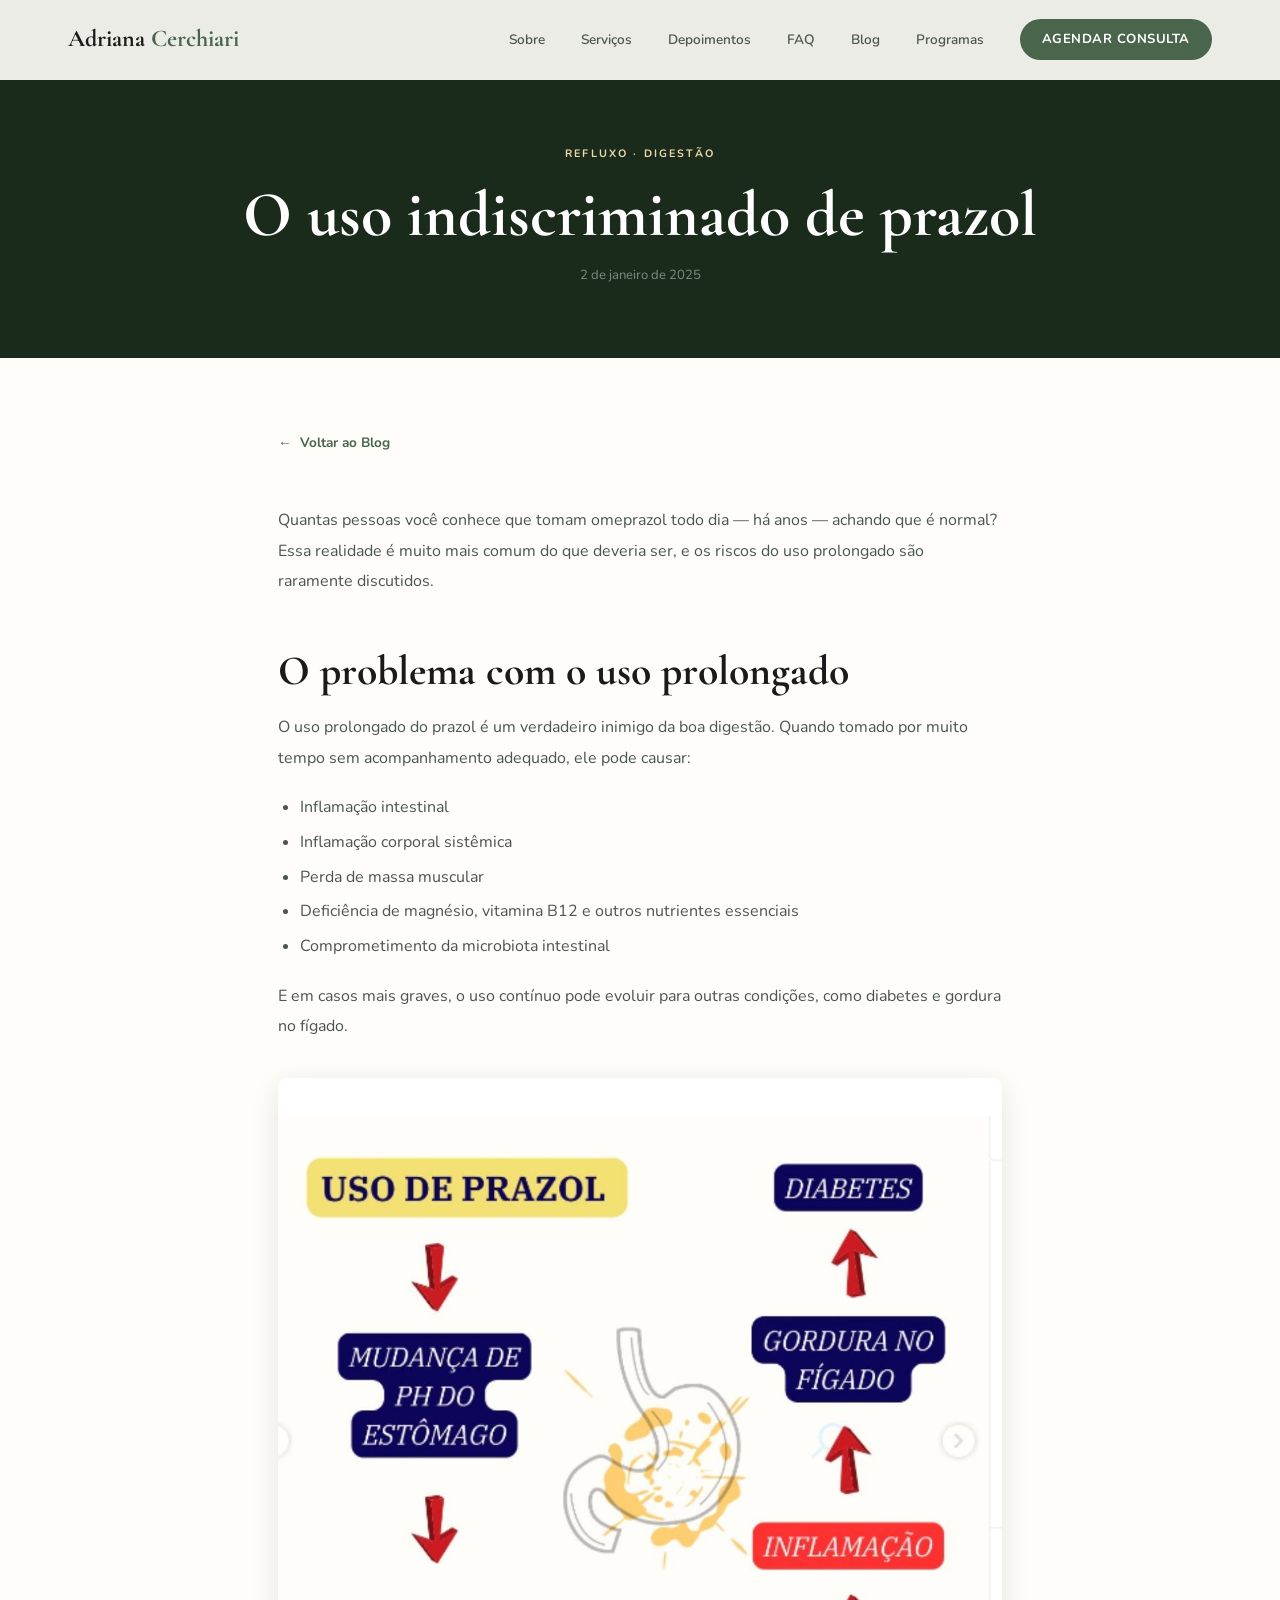
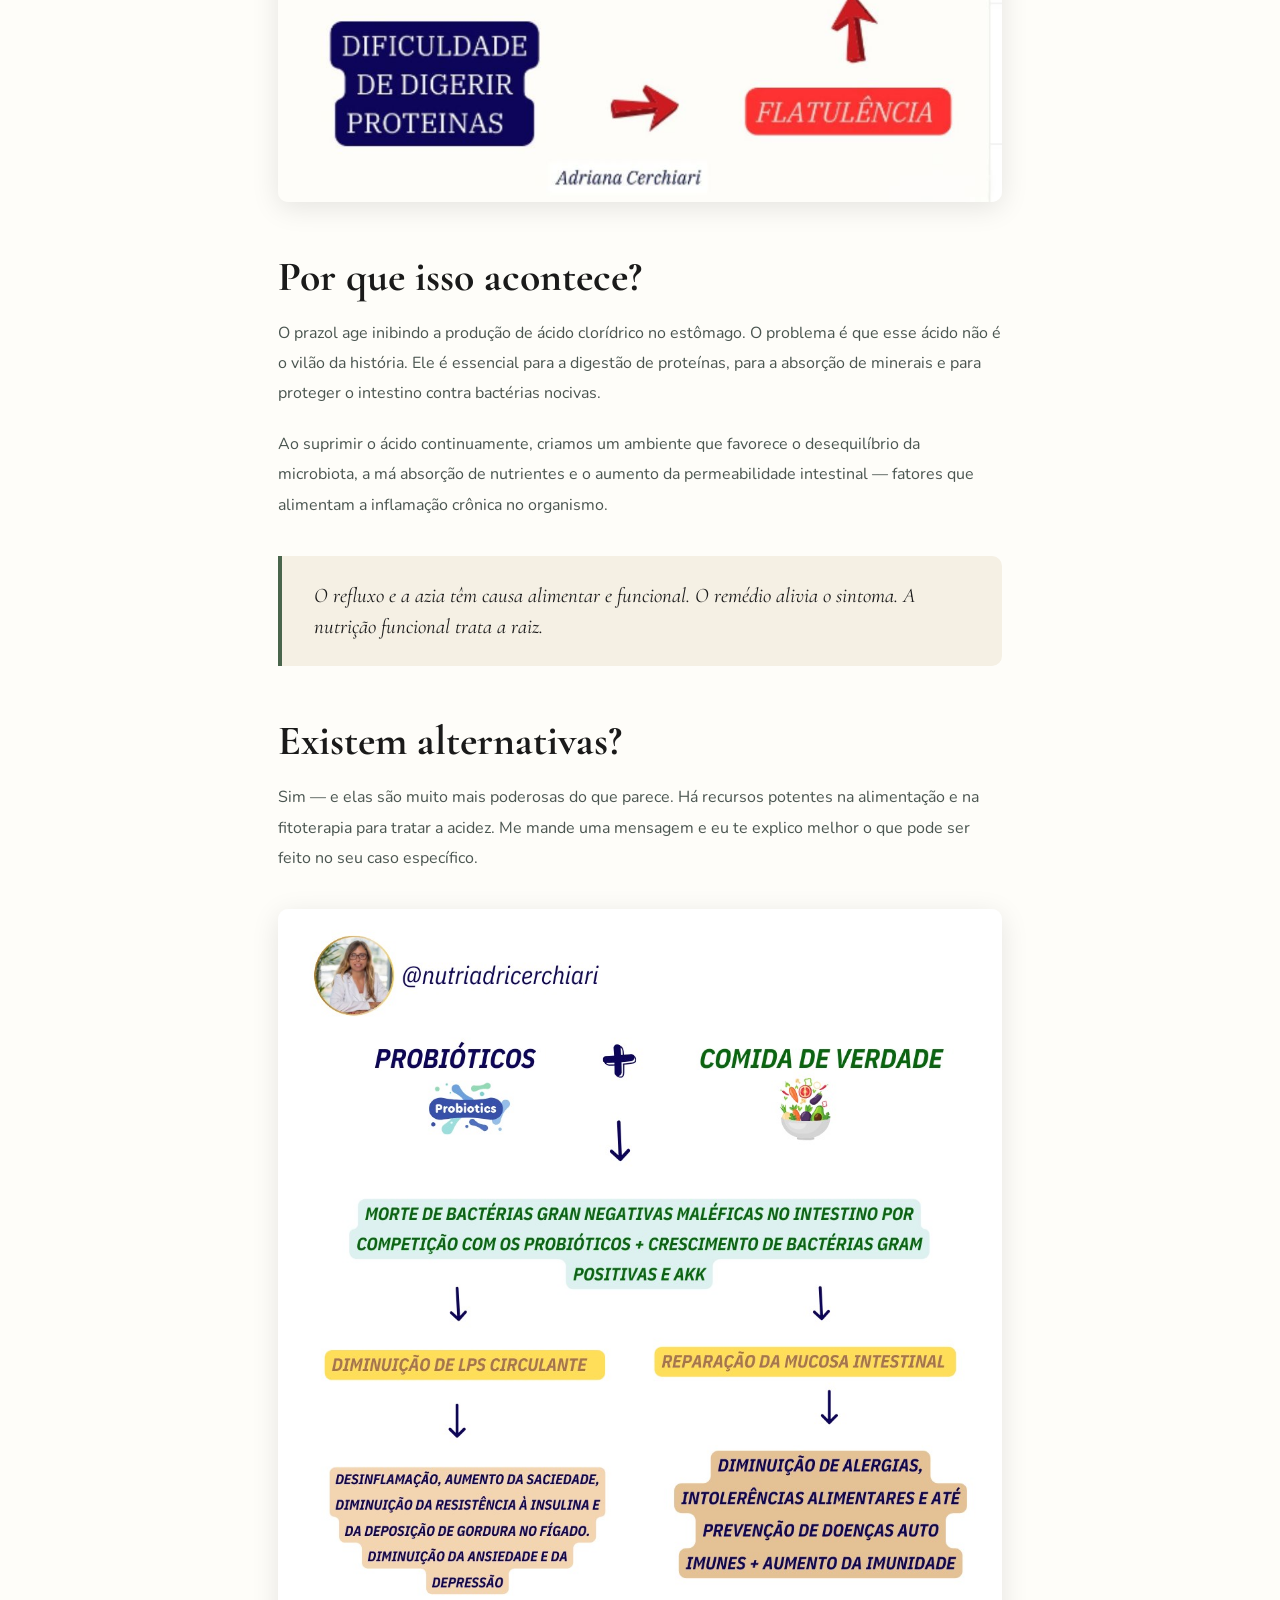
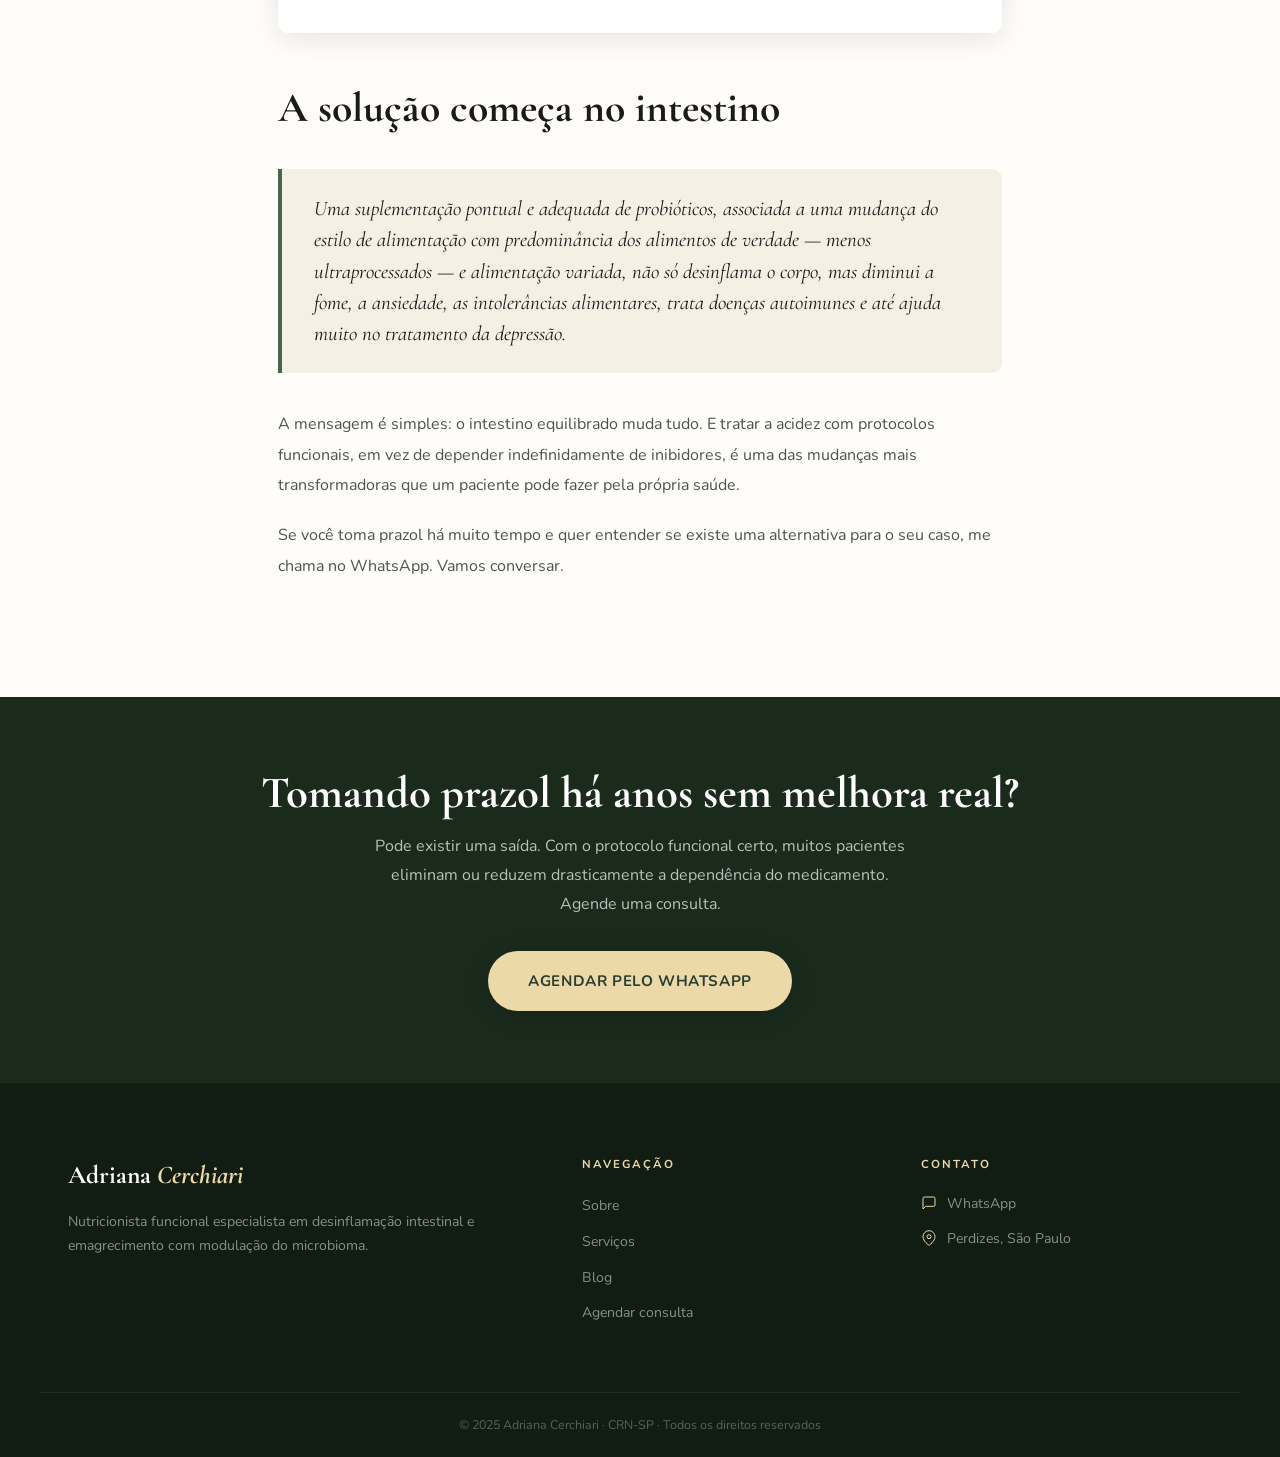
<file: blog-prazol.html>
<!DOCTYPE html>
<html lang="pt-BR">
<head>
  <meta charset="UTF-8">
  <meta name="viewport" content="width=device-width, initial-scale=1.0">
  <title>Omeprazol: os riscos do uso prolongado e alternativas funcionais · Adriana Cerchiari</title>
  <meta name="description" content="O uso prolongado do omeprazol pode causar inflamação intestinal, perda de massa muscular e outras doenças. Conheça alternativas funcionais para tratar a acidez na raiz. Por Adriana Cerchiari.">
  <link rel="canonical" href="https://www.nutrindosuasescolhas.com/blog-prazol.html">
  <meta property="og:type" content="article">
  <meta property="og:url" content="https://www.nutrindosuasescolhas.com/blog-prazol.html">
  <meta property="og:title" content="Omeprazol: os riscos do uso prolongado e alternativas funcionais · Adriana Cerchiari">
  <meta property="og:description" content="O uso prolongado do omeprazol pode causar inflamação intestinal e outros problemas. Conheça alternativas funcionais para tratar a acidez na raiz.">
  <meta property="og:image" content="https://www.nutrindosuasescolhas.com/Imagens/hero.png">
  <meta property="og:locale" content="pt_BR">
  <meta property="og:site_name" content="Adriana Cerchiari · Nutrição Funcional">
  <meta property="article:author" content="Adriana Cerchiari">
  <meta name="twitter:card" content="summary_large_image">
  <meta name="twitter:title" content="Omeprazol: os riscos do uso prolongado e alternativas funcionais">
  <meta name="twitter:description" content="O uso prolongado do omeprazol pode causar inflamação intestinal. Conheça alternativas funcionais.">
  <meta name="twitter:image" content="https://www.nutrindosuasescolhas.com/Imagens/hero.png">
  <link href="https://fonts.googleapis.com/css2?family=Cormorant+Garamond:ital,wght@0,500;0,600;0,700;1,500;1,600;1,700&family=Nunito:wght@300;400;500;600;700;800&family=Playfair+Display:ital,wght@0,700;1,700&display=swap" rel="stylesheet">
  <link rel="stylesheet" href="https://unpkg.com/aos@2.3.4/dist/aos.css">
  <link rel="stylesheet" href="css/style.css">
</head>
<body>
<div class="page-wrapper">

  <header class="nav" id="nav">
    <div class="nav__container">
      <a href="index.html" class="nav__logo" aria-label="Adriana Cerchiari">Adriana <em>Cerchiari</em></a>
      <nav class="nav__links" aria-label="Menu principal">
        <a href="index.html#sobre" class="nav__link">Sobre</a>
        <a href="index.html#servicos" class="nav__link">Serviços</a>
        <a href="index.html#depoimentos" class="nav__link">Depoimentos</a>
        <a href="index.html#faq" class="nav__link">FAQ</a>
        <a href="blog.html" class="nav__link">Blog</a>
        <a href="programas.html" class="nav__link">Programas</a>
        <a href="https://api.whatsapp.com/send/?phone=5511910856669&text=Ol%C3%A1%21+Tudo+bem%3F+Quero+agendar+uma+consulta+nutricional%21&type=phone_number&app_absent=0" class="btn btn--nav" target="_blank" rel="noopener noreferrer">Agendar consulta</a>
      </nav>
      <button class="nav__hamburger" aria-label="Abrir menu" aria-expanded="false">
        <span></span><span></span><span></span>
      </button>
    </div>
  </header>

  <section class="post-hero">
    <span class="post-hero__tag">Refluxo · Digestão</span>
    <h1 class="post-hero__title">O uso indiscriminado de prazol</h1>
    <p class="post-hero__date">2 de janeiro de 2025</p>
  </section>

  <div class="post-body">
    <a href="blog.html" class="post-back">Voltar ao Blog</a>

    <p>Quantas pessoas você conhece que tomam omeprazol todo dia — há anos — achando que é normal? Essa realidade é muito mais comum do que deveria ser, e os riscos do uso prolongado são raramente discutidos.</p>

    <h2>O problema com o uso prolongado</h2>

    <p>O uso prolongado do prazol é um verdadeiro inimigo da boa digestão. Quando tomado por muito tempo sem acompanhamento adequado, ele pode causar:</p>

    <ul>
      <li>Inflamação intestinal</li>
      <li>Inflamação corporal sistêmica</li>
      <li>Perda de massa muscular</li>
      <li>Deficiência de magnésio, vitamina B12 e outros nutrientes essenciais</li>
      <li>Comprometimento da microbiota intestinal</li>
    </ul>

    <p>E em casos mais graves, o uso contínuo pode evoluir para outras condições, como diabetes e gordura no fígado.</p>

    <img src="Blogs/Conteudo Blog 5.jfif" alt="O uso indiscriminado de prazol" class="post-img">

    <h2>Por que isso acontece?</h2>

    <p>O prazol age inibindo a produção de ácido clorídrico no estômago. O problema é que esse ácido não é o vilão da história. Ele é essencial para a digestão de proteínas, para a absorção de minerais e para proteger o intestino contra bactérias nocivas.</p>

    <p>Ao suprimir o ácido continuamente, criamos um ambiente que favorece o desequilíbrio da microbiota, a má absorção de nutrientes e o aumento da permeabilidade intestinal — fatores que alimentam a inflamação crônica no organismo.</p>

    <div class="post-highlight">
      <p>O refluxo e a azia têm causa alimentar e funcional. O remédio alivia o sintoma. A nutrição funcional trata a raiz.</p>
    </div>

    <h2>Existem alternativas?</h2>

    <p>Sim — e elas são muito mais poderosas do que parece. Há recursos potentes na alimentação e na fitoterapia para tratar a acidez. Me mande uma mensagem e eu te explico melhor o que pode ser feito no seu caso específico.</p>

    <img src="Blogs/Conteudo Blog 5 (2).jfif" alt="Soluções funcionais para o refluxo" class="post-img">

    <h2>A solução começa no intestino</h2>

    <div class="post-highlight">
      <p>Uma suplementação pontual e adequada de probióticos, associada a uma mudança do estilo de alimentação com predominância dos alimentos de verdade — menos ultraprocessados — e alimentação variada, não só desinflama o corpo, mas diminui a fome, a ansiedade, as intolerâncias alimentares, trata doenças autoimunes e até ajuda muito no tratamento da depressão.</p>
    </div>

    <p>A mensagem é simples: o intestino equilibrado muda tudo. E tratar a acidez com protocolos funcionais, em vez de depender indefinidamente de inibidores, é uma das mudanças mais transformadoras que um paciente pode fazer pela própria saúde.</p>

    <p>Se você toma prazol há muito tempo e quer entender se existe uma alternativa para o seu caso, me chama no WhatsApp. Vamos conversar.</p>
  </div>

  <section class="post-cta-banner">
    <h2 class="post-cta-banner__title">Tomando prazol há anos sem melhora real?</h2>
    <p class="post-cta-banner__desc">Pode existir uma saída. Com o protocolo funcional certo, muitos pacientes eliminam ou reduzem drasticamente a dependência do medicamento. Agende uma consulta.</p>
    <a href="https://api.whatsapp.com/send/?phone=5511910856669&text=Ol%C3%A1%21+Tudo+bem%3F+Quero+agendar+uma+consulta+nutricional%21&type=phone_number&app_absent=0" class="btn btn--cta" target="_blank" rel="noopener noreferrer">Agendar pelo WhatsApp</a>
  </section>

  <footer class="footer">
    <div class="footer__container">
      <div class="footer__col">
        <p class="footer__logo">Adriana <em>Cerchiari</em></p>
        <p class="footer__bio">Nutricionista funcional especialista em desinflamação intestinal e emagrecimento com modulação do microbioma.</p>
      </div>
      <div class="footer__col">
        <p class="footer__col-title">Navegação</p>
        <ul class="footer__links">
          <li><a href="index.html#sobre">Sobre</a></li>
          <li><a href="index.html#servicos">Serviços</a></li>
          <li><a href="blog.html">Blog</a></li>
          <li><a href="index.html#contato">Agendar consulta</a></li>
        </ul>
      </div>
      <div class="footer__col">
        <p class="footer__col-title">Contato</p>
        <ul class="footer__contact">
          <li>
            <svg width="16" height="16" viewBox="0 0 24 24" fill="none" stroke="currentColor" stroke-width="1.5"><path d="M21 15a2 2 0 0 1-2 2H7l-4 4V5a2 2 0 0 1 2-2h14a2 2 0 0 1 2 2z"/></svg>
            <a href="https://api.whatsapp.com/send/?phone=5511910856669&text=Ol%C3%A1%21+Tudo+bem%3F+Quero+agendar+uma+consulta+nutricional%21&type=phone_number&app_absent=0" target="_blank" rel="noopener noreferrer">WhatsApp</a>
          </li>
          <li>
            <svg width="16" height="16" viewBox="0 0 24 24" fill="none" stroke="currentColor" stroke-width="1.5"><path d="M21 10c0 7-9 13-9 13s-9-6-9-13a9 9 0 0 1 18 0z"/><circle cx="12" cy="10" r="3"/></svg>
            Perdizes, São Paulo
          </li>
        </ul>
      </div>
    </div>
    <div class="footer__bottom">
      <p>© 2025 Adriana Cerchiari · CRN-SP · Todos os direitos reservados</p>
    </div>
  </footer>

</div>
<script src="https://unpkg.com/aos@2.3.4/dist/aos.js"></script>
<script src="js/main.js"></script>
</body>
</html>
</file>
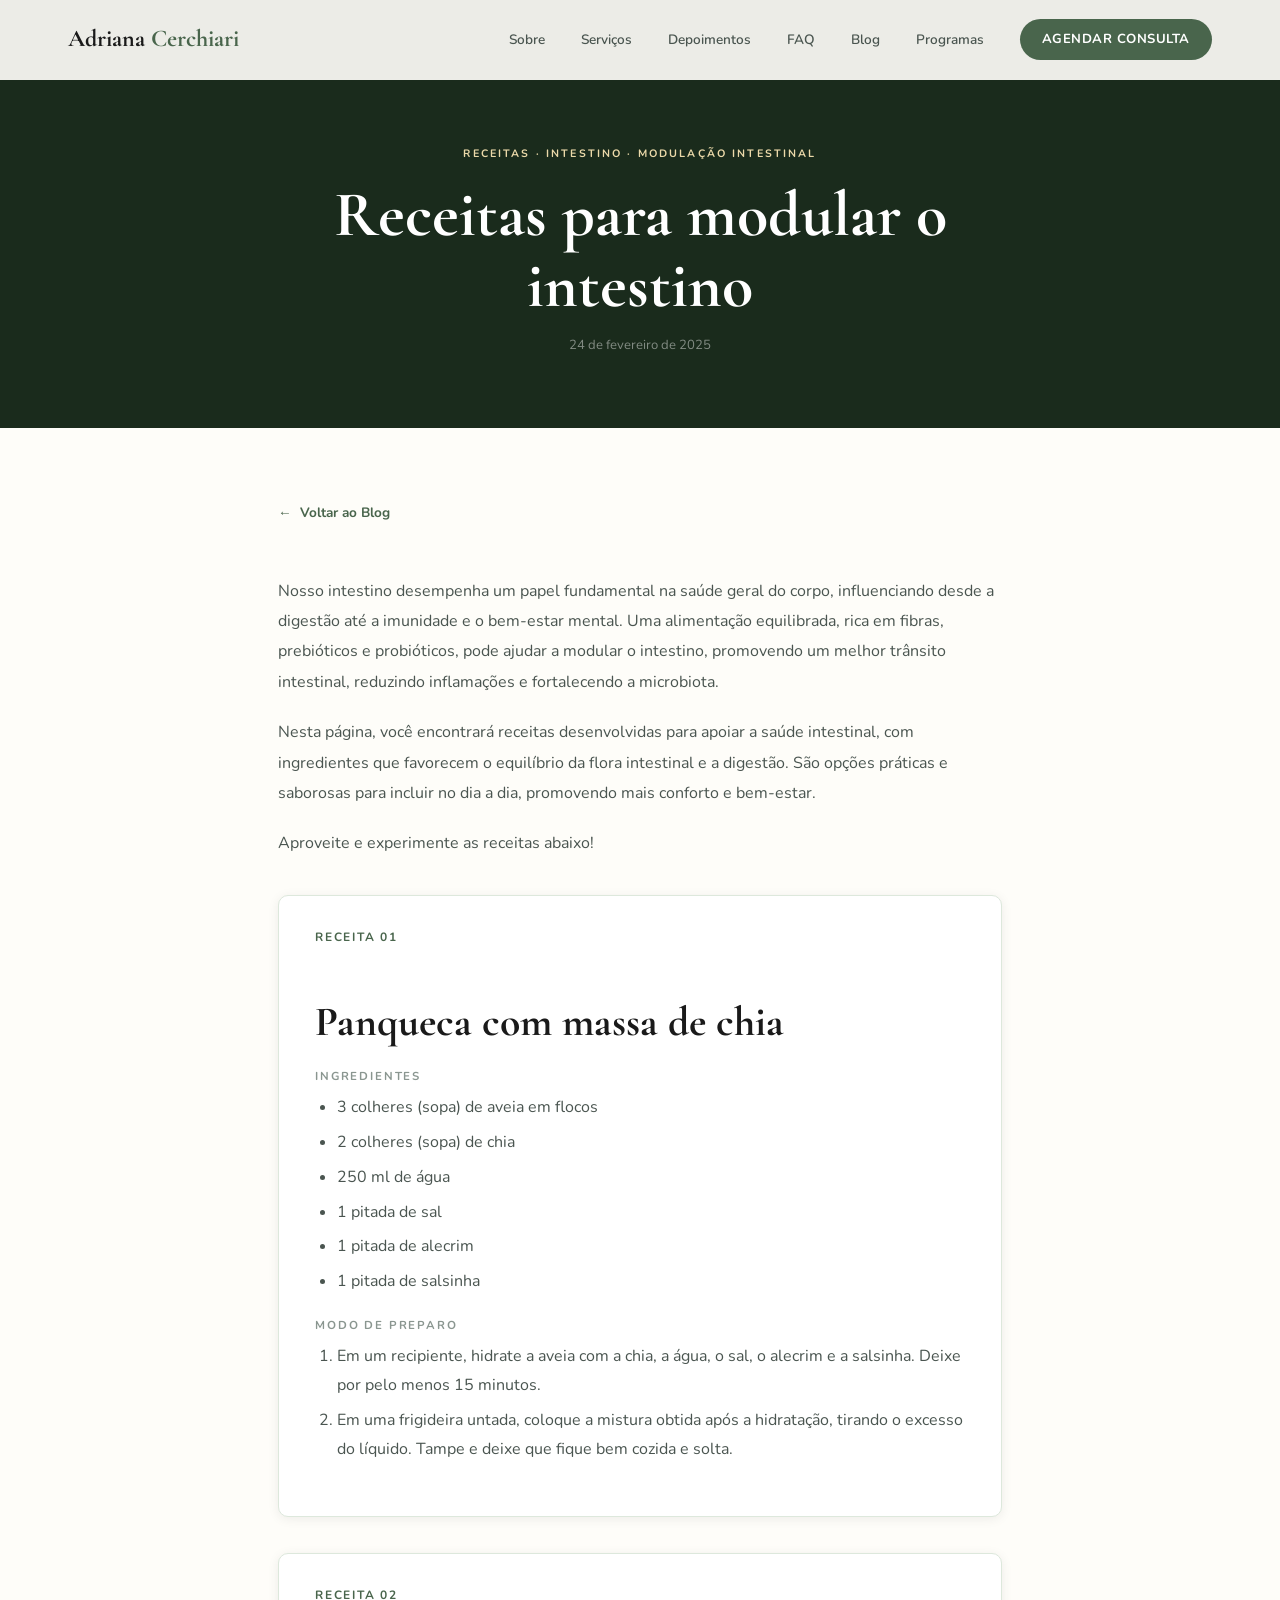
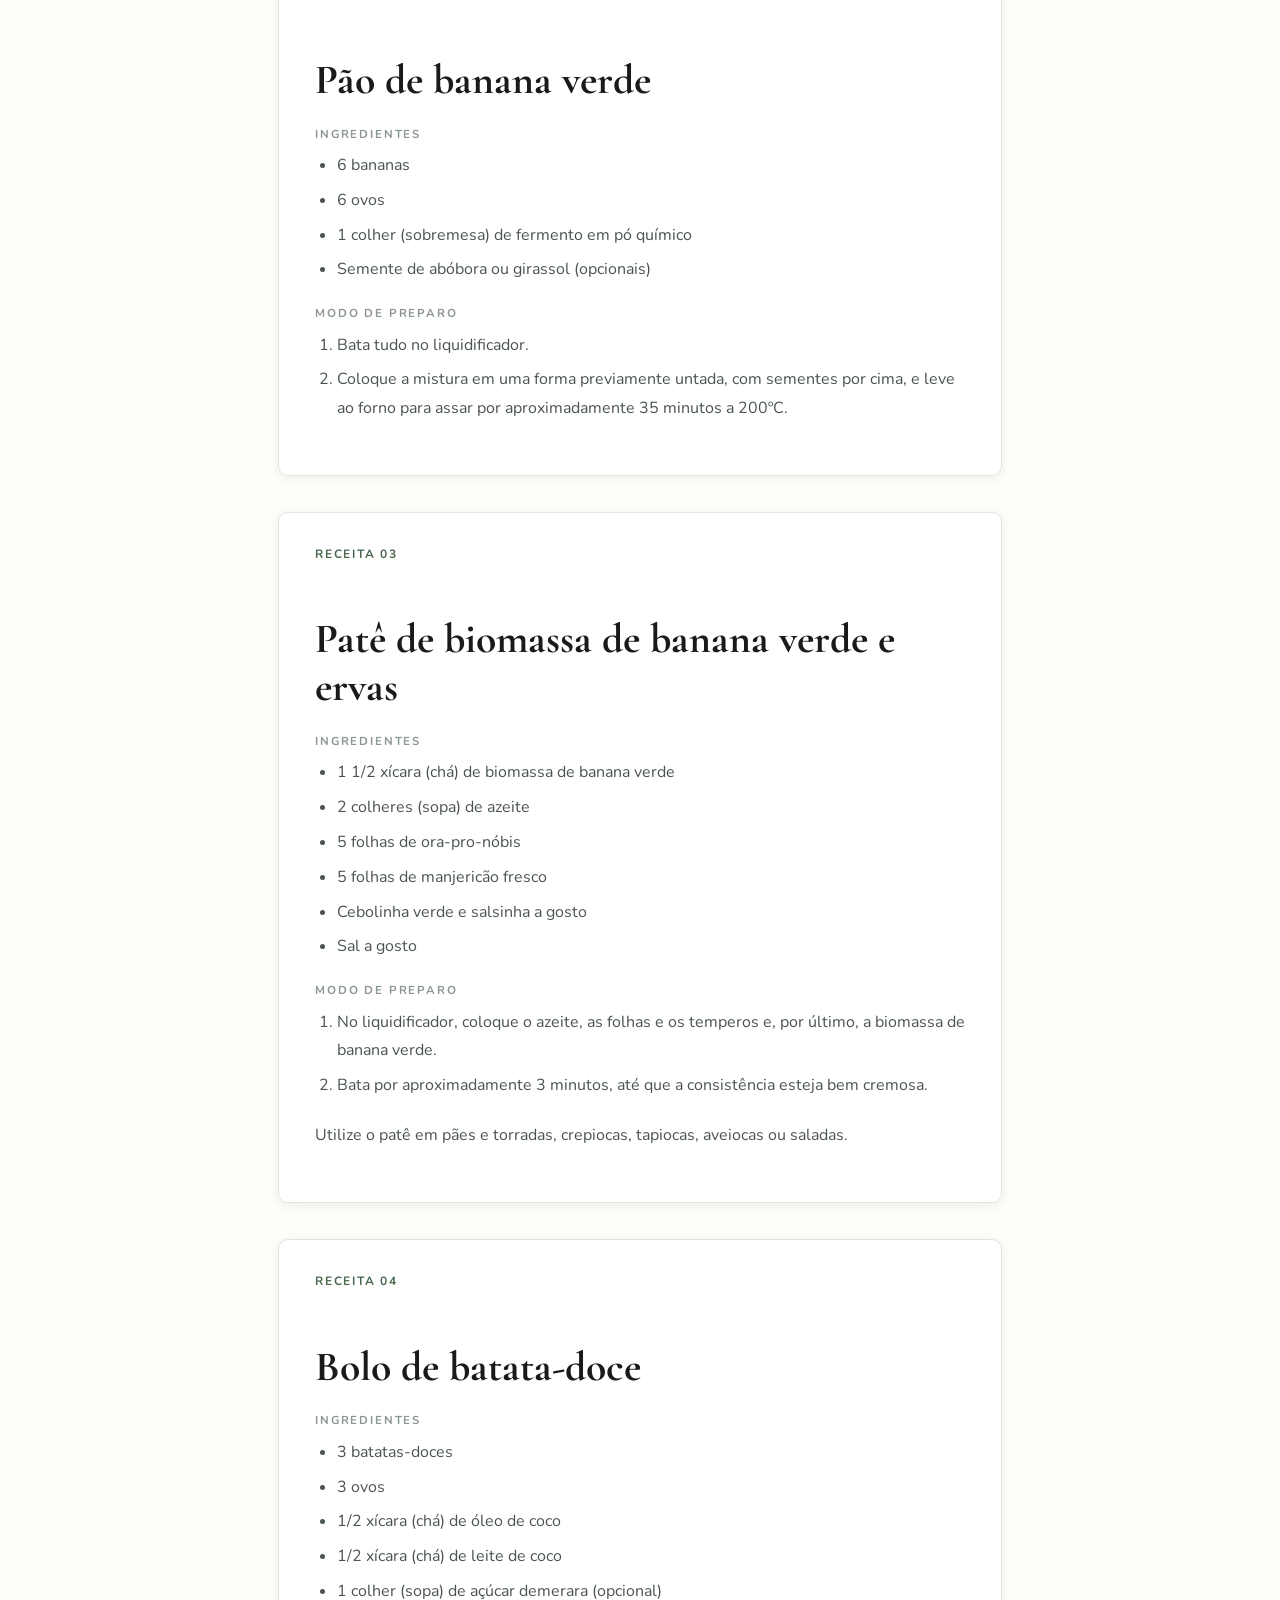
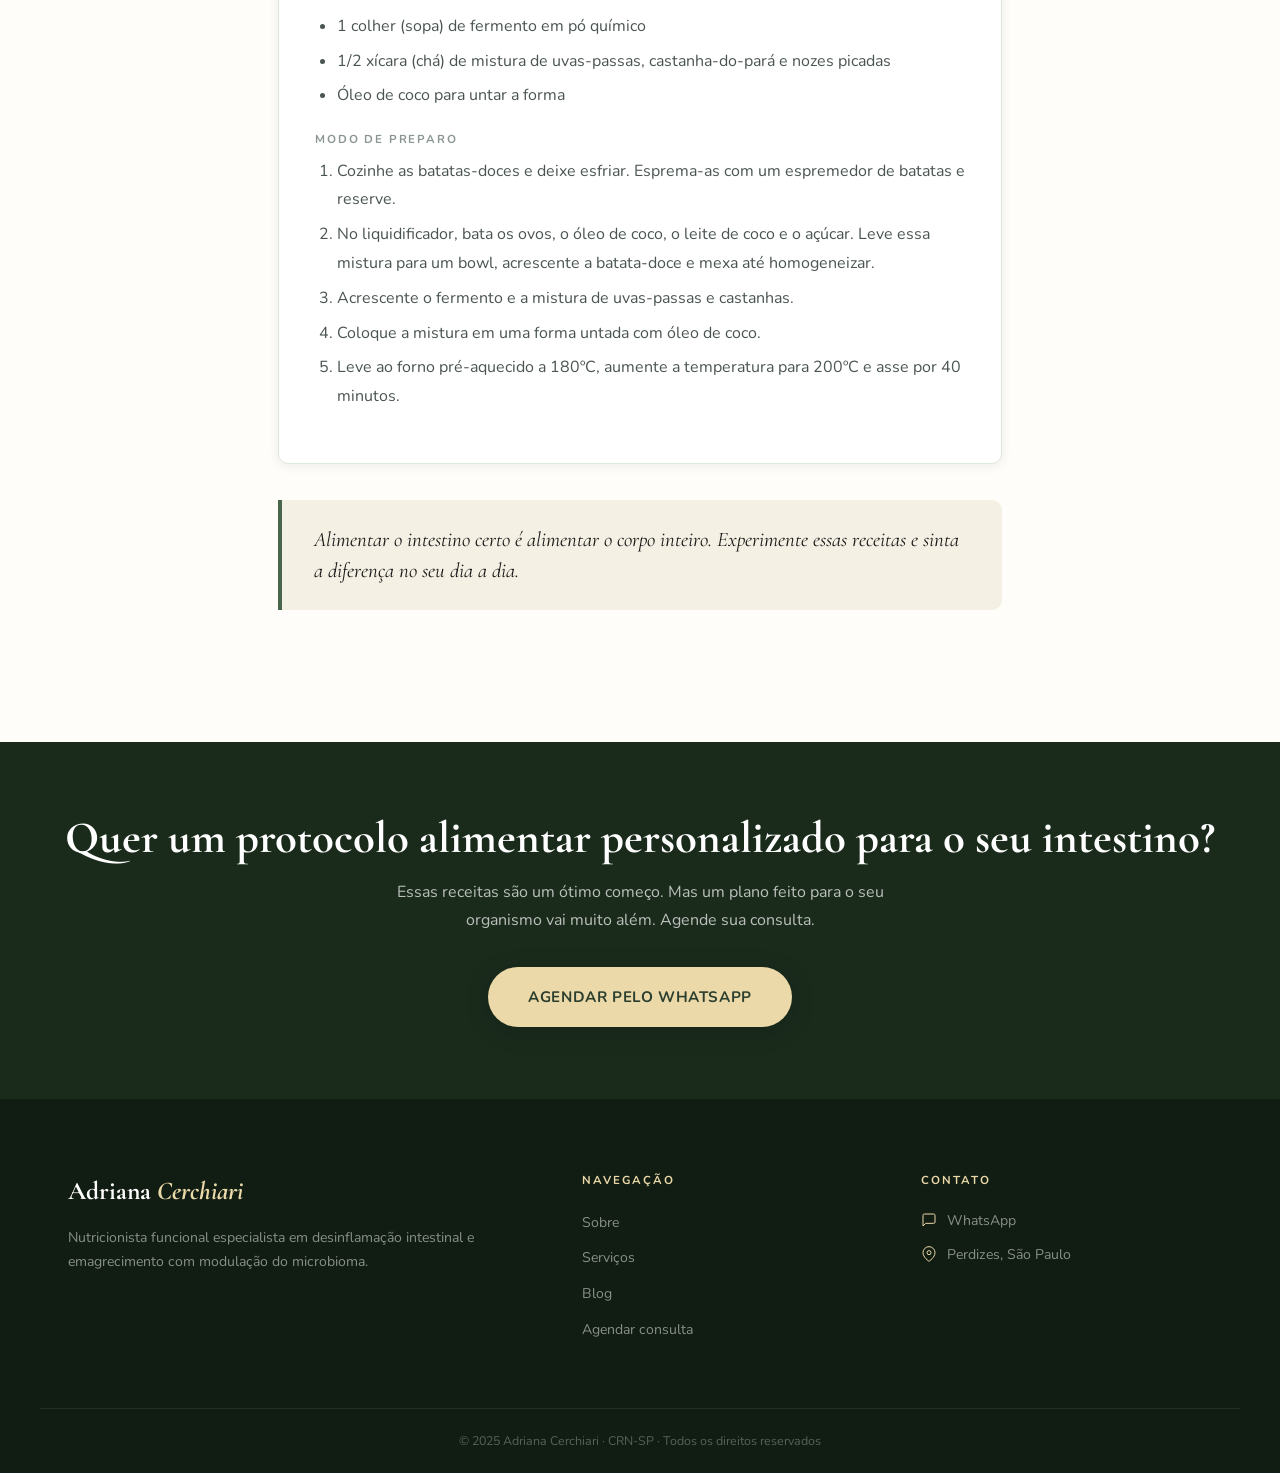
<file: blog-receitas.html>
<!DOCTYPE html>
<html lang="pt-BR">
<head>
  <meta charset="UTF-8">
  <meta name="viewport" content="width=device-width, initial-scale=1.0">
  <title>Receitas para modular o intestino e equilibrar a microbiota · Adriana Cerchiari</title>
  <meta name="description" content="Receitas práticas e funcionais para apoiar a saúde intestinal, equilibrar a microbiota e melhorar o trânsito intestinal. Por Adriana Cerchiari, nutricionista em São Paulo.">
  <link rel="canonical" href="https://www.nutrindosuasescolhas.com/blog-receitas.html">
  <meta property="og:type" content="article">
  <meta property="og:url" content="https://www.nutrindosuasescolhas.com/blog-receitas.html">
  <meta property="og:title" content="Receitas para modular o intestino · Adriana Cerchiari">
  <meta property="og:description" content="Receitas práticas e funcionais para apoiar a saúde intestinal e equilibrar a microbiota.">
  <meta property="og:image" content="https://www.nutrindosuasescolhas.com/Imagens/hero.png">
  <meta property="og:locale" content="pt_BR">
  <meta property="og:site_name" content="Adriana Cerchiari · Nutrição Funcional">
  <meta property="article:author" content="Adriana Cerchiari">
  <meta name="twitter:card" content="summary_large_image">
  <meta name="twitter:title" content="Receitas para modular o intestino · Adriana Cerchiari">
  <meta name="twitter:description" content="Receitas práticas e funcionais para apoiar a saúde intestinal e equilibrar a microbiota.">
  <meta name="twitter:image" content="https://www.nutrindosuasescolhas.com/Imagens/hero.png">
  <link href="https://fonts.googleapis.com/css2?family=Cormorant+Garamond:ital,wght@0,500;0,600;0,700;1,500;1,600;1,700&family=Nunito:wght@300;400;500;600;700;800&family=Playfair+Display:ital,wght@0,700;1,700&display=swap" rel="stylesheet">
  <link rel="stylesheet" href="https://unpkg.com/aos@2.3.4/dist/aos.css">
  <link rel="stylesheet" href="css/style.css">
</head>
<body>
<div class="page-wrapper">

  <header class="nav" id="nav">
    <div class="nav__container">
      <a href="index.html" class="nav__logo" aria-label="Adriana Cerchiari">Adriana <em>Cerchiari</em></a>
      <nav class="nav__links" aria-label="Menu principal">
        <a href="index.html#sobre" class="nav__link">Sobre</a>
        <a href="index.html#servicos" class="nav__link">Serviços</a>
        <a href="index.html#depoimentos" class="nav__link">Depoimentos</a>
        <a href="index.html#faq" class="nav__link">FAQ</a>
        <a href="blog.html" class="nav__link">Blog</a>
        <a href="programas.html" class="nav__link">Programas</a>
        <a href="https://api.whatsapp.com/send/?phone=5511910856669&text=Ol%C3%A1%21+Tudo+bem%3F+Quero+agendar+uma+consulta+nutricional%21&type=phone_number&app_absent=0" class="btn btn--nav" target="_blank" rel="noopener noreferrer">Agendar consulta</a>
      </nav>
      <button class="nav__hamburger" aria-label="Abrir menu" aria-expanded="false">
        <span></span><span></span><span></span>
      </button>
    </div>
  </header>

  <section class="post-hero">
    <span class="post-hero__tag">Receitas · Intestino · Modulação Intestinal</span>
    <h1 class="post-hero__title">Receitas para modular o intestino</h1>
    <p class="post-hero__date">24 de fevereiro de 2025</p>
  </section>

  <div class="post-body">
    <a href="blog.html" class="post-back">Voltar ao Blog</a>

    <p>Nosso intestino desempenha um papel fundamental na saúde geral do corpo, influenciando desde a digestão até a imunidade e o bem-estar mental. Uma alimentação equilibrada, rica em fibras, prebióticos e probióticos, pode ajudar a modular o intestino, promovendo um melhor trânsito intestinal, reduzindo inflamações e fortalecendo a microbiota.</p>

    <p>Nesta página, você encontrará receitas desenvolvidas para apoiar a saúde intestinal, com ingredientes que favorecem o equilíbrio da flora intestinal e a digestão. São opções práticas e saborosas para incluir no dia a dia, promovendo mais conforto e bem-estar.</p>

    <p>Aproveite e experimente as receitas abaixo!</p>

    <div class="post-recipe">
      <span class="post-recipe__counter">Receita 01</span>
      <h2 class="post-recipe__title">Panqueca com massa de chia</h2>
      <span class="post-recipe__label">Ingredientes</span>
      <ul>
        <li>3 colheres (sopa) de aveia em flocos</li>
        <li>2 colheres (sopa) de chia</li>
        <li>250 ml de água</li>
        <li>1 pitada de sal</li>
        <li>1 pitada de alecrim</li>
        <li>1 pitada de salsinha</li>
      </ul>
      <span class="post-recipe__label">Modo de preparo</span>
      <ol>
        <li>Em um recipiente, hidrate a aveia com a chia, a água, o sal, o alecrim e a salsinha. Deixe por pelo menos 15 minutos.</li>
        <li>Em uma frigideira untada, coloque a mistura obtida após a hidratação, tirando o excesso do líquido. Tampe e deixe que fique bem cozida e solta.</li>
      </ol>
    </div>

    <div class="post-recipe">
      <span class="post-recipe__counter">Receita 02</span>
      <h2 class="post-recipe__title">Pão de banana verde</h2>
      <span class="post-recipe__label">Ingredientes</span>
      <ul>
        <li>6 bananas</li>
        <li>6 ovos</li>
        <li>1 colher (sobremesa) de fermento em pó químico</li>
        <li>Semente de abóbora ou girassol (opcionais)</li>
      </ul>
      <span class="post-recipe__label">Modo de preparo</span>
      <ol>
        <li>Bata tudo no liquidificador.</li>
        <li>Coloque a mistura em uma forma previamente untada, com sementes por cima, e leve ao forno para assar por aproximadamente 35 minutos a 200ºC.</li>
      </ol>
    </div>

    <div class="post-recipe">
      <span class="post-recipe__counter">Receita 03</span>
      <h2 class="post-recipe__title">Patê de biomassa de banana verde e ervas</h2>
      <span class="post-recipe__label">Ingredientes</span>
      <ul>
        <li>1 1/2 xícara (chá) de biomassa de banana verde</li>
        <li>2 colheres (sopa) de azeite</li>
        <li>5 folhas de ora-pro-nóbis</li>
        <li>5 folhas de manjericão fresco</li>
        <li>Cebolinha verde e salsinha a gosto</li>
        <li>Sal a gosto</li>
      </ul>
      <span class="post-recipe__label">Modo de preparo</span>
      <ol>
        <li>No liquidificador, coloque o azeite, as folhas e os temperos e, por último, a biomassa de banana verde.</li>
        <li>Bata por aproximadamente 3 minutos, até que a consistência esteja bem cremosa.</li>
      </ol>
      <p style="margin-top:16px;">Utilize o patê em pães e torradas, crepiocas, tapiocas, aveiocas ou saladas.</p>
    </div>

    <div class="post-recipe">
      <span class="post-recipe__counter">Receita 04</span>
      <h2 class="post-recipe__title">Bolo de batata-doce</h2>
      <span class="post-recipe__label">Ingredientes</span>
      <ul>
        <li>3 batatas-doces</li>
        <li>3 ovos</li>
        <li>1/2 xícara (chá) de óleo de coco</li>
        <li>1/2 xícara (chá) de leite de coco</li>
        <li>1 colher (sopa) de açúcar demerara (opcional)</li>
        <li>1 colher (sopa) de fermento em pó químico</li>
        <li>1/2 xícara (chá) de mistura de uvas-passas, castanha-do-pará e nozes picadas</li>
        <li>Óleo de coco para untar a forma</li>
      </ul>
      <span class="post-recipe__label">Modo de preparo</span>
      <ol>
        <li>Cozinhe as batatas-doces e deixe esfriar. Esprema-as com um espremedor de batatas e reserve.</li>
        <li>No liquidificador, bata os ovos, o óleo de coco, o leite de coco e o açúcar. Leve essa mistura para um bowl, acrescente a batata-doce e mexa até homogeneizar.</li>
        <li>Acrescente o fermento e a mistura de uvas-passas e castanhas.</li>
        <li>Coloque a mistura em uma forma untada com óleo de coco.</li>
        <li>Leve ao forno pré-aquecido a 180ºC, aumente a temperatura para 200ºC e asse por 40 minutos.</li>
      </ol>
    </div>

    <div class="post-highlight">
      <p>Alimentar o intestino certo é alimentar o corpo inteiro. Experimente essas receitas e sinta a diferença no seu dia a dia.</p>
    </div>
  </div>

  <section class="post-cta-banner">
    <h2 class="post-cta-banner__title">Quer um protocolo alimentar personalizado para o seu intestino?</h2>
    <p class="post-cta-banner__desc">Essas receitas são um ótimo começo. Mas um plano feito para o seu organismo vai muito além. Agende sua consulta.</p>
    <a href="https://api.whatsapp.com/send/?phone=5511910856669&text=Ol%C3%A1%21+Tudo+bem%3F+Quero+agendar+uma+consulta+nutricional%21&type=phone_number&app_absent=0" class="btn btn--cta" target="_blank" rel="noopener noreferrer">Agendar pelo WhatsApp</a>
  </section>

  <footer class="footer">
    <div class="footer__container">
      <div class="footer__col">
        <p class="footer__logo">Adriana <em>Cerchiari</em></p>
        <p class="footer__bio">Nutricionista funcional especialista em desinflamação intestinal e emagrecimento com modulação do microbioma.</p>
      </div>
      <div class="footer__col">
        <p class="footer__col-title">Navegação</p>
        <ul class="footer__links">
          <li><a href="index.html#sobre">Sobre</a></li>
          <li><a href="index.html#servicos">Serviços</a></li>
          <li><a href="blog.html">Blog</a></li>
          <li><a href="index.html#contato">Agendar consulta</a></li>
        </ul>
      </div>
      <div class="footer__col">
        <p class="footer__col-title">Contato</p>
        <ul class="footer__contact">
          <li>
            <svg width="16" height="16" viewBox="0 0 24 24" fill="none" stroke="currentColor" stroke-width="1.5"><path d="M21 15a2 2 0 0 1-2 2H7l-4 4V5a2 2 0 0 1 2-2h14a2 2 0 0 1 2 2z"/></svg>
            <a href="https://api.whatsapp.com/send/?phone=5511910856669&text=Ol%C3%A1%21+Tudo+bem%3F+Quero+agendar+uma+consulta+nutricional%21&type=phone_number&app_absent=0" target="_blank" rel="noopener noreferrer">WhatsApp</a>
          </li>
          <li>
            <svg width="16" height="16" viewBox="0 0 24 24" fill="none" stroke="currentColor" stroke-width="1.5"><path d="M21 10c0 7-9 13-9 13s-9-6-9-13a9 9 0 0 1 18 0z"/><circle cx="12" cy="10" r="3"/></svg>
            Perdizes, São Paulo
          </li>
        </ul>
      </div>
    </div>
    <div class="footer__bottom">
      <p>© 2025 Adriana Cerchiari · CRN-SP · Todos os direitos reservados</p>
    </div>
  </footer>

</div>
<script src="https://unpkg.com/aos@2.3.4/dist/aos.js"></script>
<script src="js/main.js"></script>
</body>
</html>
</file>
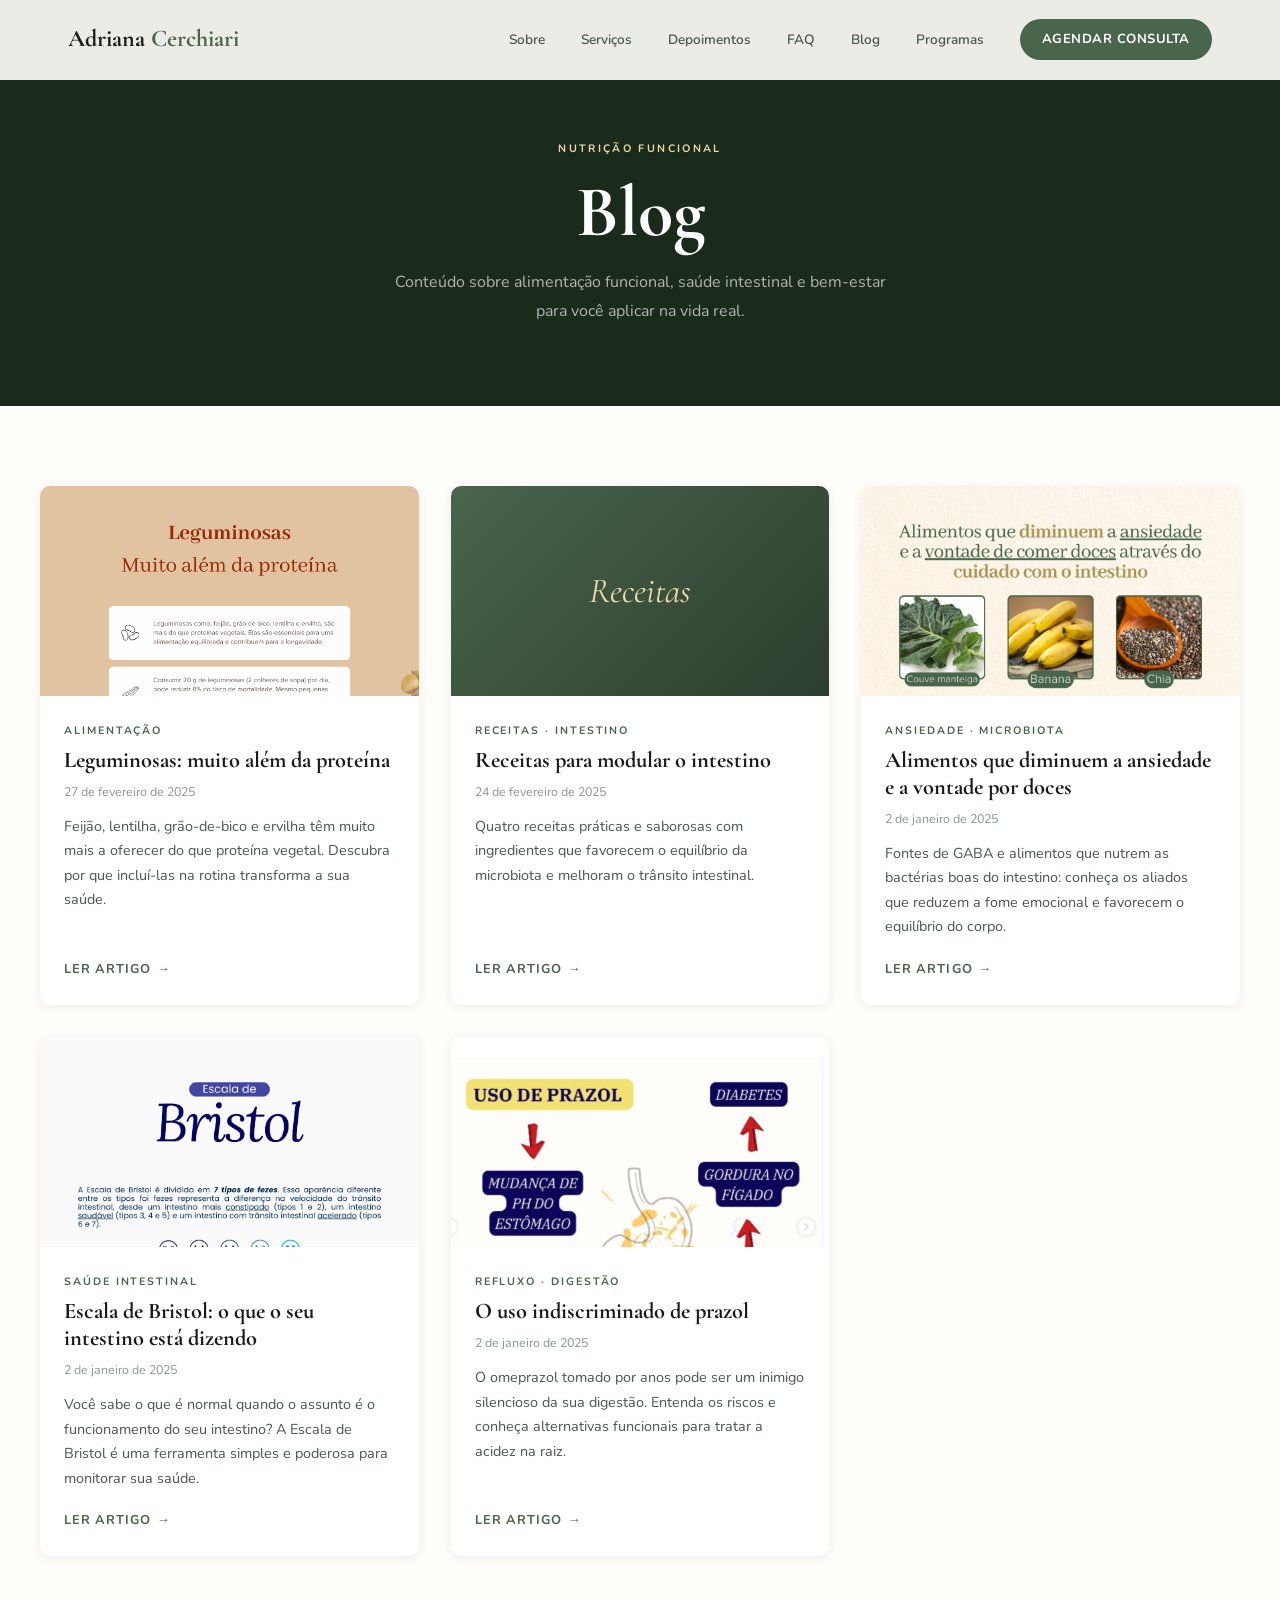
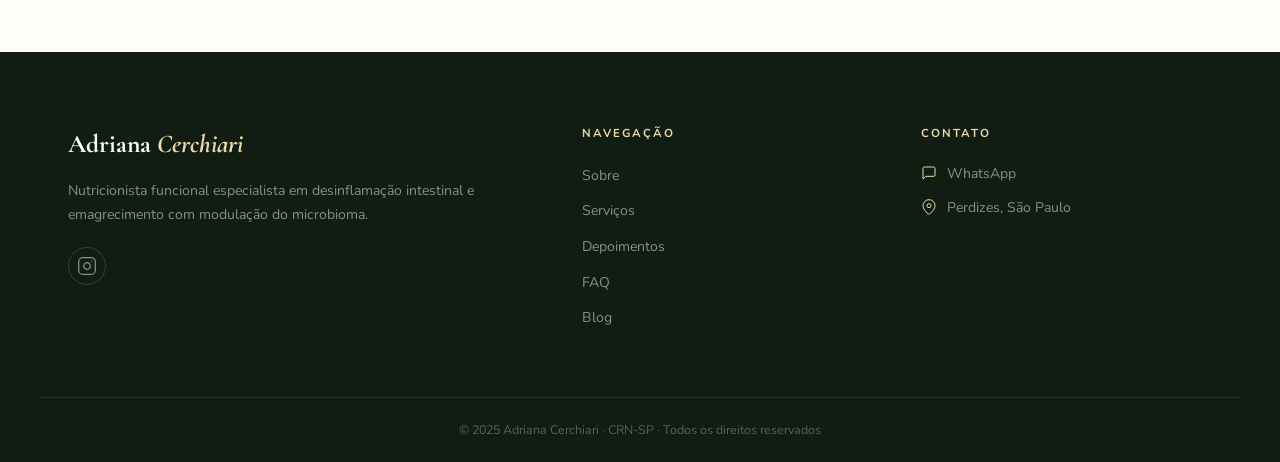
<file: blog.html>
<!DOCTYPE html>
<html lang="pt-BR">
<head>
  <meta charset="UTF-8">
  <meta name="viewport" content="width=device-width, initial-scale=1.0">
  <title>Blog de Nutrição Funcional · Saúde Intestinal e Alimentação · Adriana Cerchiari</title>
  <meta name="description" content="Artigos sobre saúde intestinal, nutrição funcional, emagrecimento e alimentação consciente por Adriana Cerchiari, nutricionista com 20 anos de experiência em São Paulo.">
  <link rel="canonical" href="https://www.nutrindosuasescolhas.com/blog.html">
  <meta property="og:type" content="website">
  <meta property="og:url" content="https://www.nutrindosuasescolhas.com/blog.html">
  <meta property="og:title" content="Blog de Nutrição Funcional · Adriana Cerchiari">
  <meta property="og:description" content="Artigos sobre saúde intestinal, nutrição funcional e alimentação consciente por Adriana Cerchiari.">
  <meta property="og:image" content="https://www.nutrindosuasescolhas.com/Imagens/hero.png">
  <meta property="og:locale" content="pt_BR">
  <meta property="og:site_name" content="Adriana Cerchiari · Nutrição Funcional">
  <meta name="twitter:card" content="summary_large_image">
  <meta name="twitter:title" content="Blog de Nutrição Funcional · Adriana Cerchiari">
  <meta name="twitter:description" content="Artigos sobre saúde intestinal, nutrição funcional e alimentação consciente.">
  <meta name="twitter:image" content="https://www.nutrindosuasescolhas.com/Imagens/hero.png">
  <link href="https://fonts.googleapis.com/css2?family=Cormorant+Garamond:ital,wght@0,500;0,600;0,700;1,500;1,600;1,700&family=Nunito:wght@300;400;500;600;700;800&family=Playfair+Display:ital,wght@0,700;1,700&display=swap" rel="stylesheet">
  <link rel="stylesheet" href="https://unpkg.com/aos@2.3.4/dist/aos.css">
  <link rel="stylesheet" href="css/style.css">
</head>
<body>
<div class="page-wrapper">

  <!-- HEADER -->
  <header class="nav" id="nav">
    <div class="nav__container">
      <a href="index.html" class="nav__logo" aria-label="Adriana Cerchiari">
        Adriana <em>Cerchiari</em>
      </a>
      <nav class="nav__links" aria-label="Menu principal">
        <a href="index.html#sobre" class="nav__link">Sobre</a>
        <a href="index.html#servicos" class="nav__link">Serviços</a>
        <a href="index.html#depoimentos" class="nav__link">Depoimentos</a>
        <a href="index.html#faq" class="nav__link">FAQ</a>
        <a href="blog.html" class="nav__link">Blog</a>
        <a href="programas.html" class="nav__link">Programas</a>
        <a href="https://api.whatsapp.com/send/?phone=5511910856669&text=Ol%C3%A1%21+Tudo+bem%3F+Quero+agendar+uma+consulta+nutricional%21&type=phone_number&app_absent=0" class="btn btn--nav" target="_blank" rel="noopener noreferrer">Agendar consulta</a>
      </nav>
      <button class="nav__hamburger" aria-label="Abrir menu" aria-expanded="false">
        <span></span><span></span><span></span>
      </button>
    </div>
  </header>

  <!-- HERO BLOG -->
  <section class="blog-hero">
    <span class="eyebrow blog-hero__eyebrow">Nutrição Funcional</span>
    <h1 class="blog-hero__title">Blog</h1>
    <p class="blog-hero__desc">Conteúdo sobre alimentação funcional, saúde intestinal e bem-estar para você aplicar na vida real.</p>
  </section>

  <!-- LISTAGEM -->
  <section class="blog-listing">
    <div class="blog-listing__container">
      <div class="blog-grid">

        <!-- Card 1 -->
        <a href="blog-leguminosas.html" class="blog-card" data-aos="fade-up" data-aos-delay="0">
          <div class="blog-card__img-wrap">
            <img src="Blogs/Conteudo Blog 1.png" alt="Leguminosas" class="blog-card__img">
          </div>
          <div class="blog-card__body">
            <span class="blog-card__tag">Alimentação</span>
            <h2 class="blog-card__title">Leguminosas: muito além da proteína</h2>
            <span class="blog-card__date">27 de fevereiro de 2025</span>
            <p class="blog-card__excerpt">Feijão, lentilha, grão-de-bico e ervilha têm muito mais a oferecer do que proteína vegetal. Descubra por que incluí-las na rotina transforma a sua saúde.</p>
            <span class="blog-card__link">Ler artigo</span>
          </div>
        </a>

        <!-- Card 2 -->
        <a href="blog-receitas.html" class="blog-card" data-aos="fade-up" data-aos-delay="80">
          <div class="blog-card__img-wrap">
            <div class="blog-card__img-placeholder">
              <span>Receitas</span>
            </div>
          </div>
          <div class="blog-card__body">
            <span class="blog-card__tag">Receitas · Intestino</span>
            <h2 class="blog-card__title">Receitas para modular o intestino</h2>
            <span class="blog-card__date">24 de fevereiro de 2025</span>
            <p class="blog-card__excerpt">Quatro receitas práticas e saborosas com ingredientes que favorecem o equilíbrio da microbiota e melhoram o trânsito intestinal.</p>
            <span class="blog-card__link">Ler artigo</span>
          </div>
        </a>

        <!-- Card 3 -->
        <a href="blog-ansiedade.html" class="blog-card" data-aos="fade-up" data-aos-delay="160">
          <div class="blog-card__img-wrap">
            <img src="Blogs/Conteudo Blog 3.jfif" alt="Alimentos que diminuem a ansiedade" class="blog-card__img">
          </div>
          <div class="blog-card__body">
            <span class="blog-card__tag">Ansiedade · Microbiota</span>
            <h2 class="blog-card__title">Alimentos que diminuem a ansiedade e a vontade por doces</h2>
            <span class="blog-card__date">2 de janeiro de 2025</span>
            <p class="blog-card__excerpt">Fontes de GABA e alimentos que nutrem as bactérias boas do intestino: conheça os aliados que reduzem a fome emocional e favorecem o equilíbrio do corpo.</p>
            <span class="blog-card__link">Ler artigo</span>
          </div>
        </a>

        <!-- Card 4 -->
        <a href="blog-bristol.html" class="blog-card" data-aos="fade-up" data-aos-delay="0">
          <div class="blog-card__img-wrap">
            <img src="Blogs/Conteudo Blog 4.jfif" alt="Escala de Bristol" class="blog-card__img">
          </div>
          <div class="blog-card__body">
            <span class="blog-card__tag">Saúde Intestinal</span>
            <h2 class="blog-card__title">Escala de Bristol: o que o seu intestino está dizendo</h2>
            <span class="blog-card__date">2 de janeiro de 2025</span>
            <p class="blog-card__excerpt">Você sabe o que é normal quando o assunto é o funcionamento do seu intestino? A Escala de Bristol é uma ferramenta simples e poderosa para monitorar sua saúde.</p>
            <span class="blog-card__link">Ler artigo</span>
          </div>
        </a>

        <!-- Card 5 -->
        <a href="blog-prazol.html" class="blog-card" data-aos="fade-up" data-aos-delay="80">
          <div class="blog-card__img-wrap">
            <img src="Blogs/Conteudo Blog 5.jfif" alt="O uso indiscriminado de prazol" class="blog-card__img">
          </div>
          <div class="blog-card__body">
            <span class="blog-card__tag">Refluxo · Digestão</span>
            <h2 class="blog-card__title">O uso indiscriminado de prazol</h2>
            <span class="blog-card__date">2 de janeiro de 2025</span>
            <p class="blog-card__excerpt">O omeprazol tomado por anos pode ser um inimigo silencioso da sua digestão. Entenda os riscos e conheça alternativas funcionais para tratar a acidez na raiz.</p>
            <span class="blog-card__link">Ler artigo</span>
          </div>
        </a>

      </div>
    </div>
  </section>

  <!-- FOOTER -->
  <footer class="footer">
    <div class="footer__container">
      <div class="footer__col">
        <p class="footer__logo">Adriana <em>Cerchiari</em></p>
        <p class="footer__bio">Nutricionista funcional especialista em desinflamação intestinal e emagrecimento com modulação do microbioma.</p>
        <div class="footer__social">
          <a href="https://www.instagram.com/nutriadricerchiari/" target="_blank" rel="noopener noreferrer" aria-label="Instagram">
            <svg width="20" height="20" viewBox="0 0 24 24" fill="none" stroke="currentColor" stroke-width="1.5" stroke-linecap="round" stroke-linejoin="round"><rect x="2" y="2" width="20" height="20" rx="5" ry="5"/><path d="M16 11.37A4 4 0 1 1 12.63 8 4 4 0 0 1 16 11.37z"/><line x1="17.5" y1="6.5" x2="17.51" y2="6.5"/></svg>
          </a>
        </div>
      </div>
      <div class="footer__col">
        <p class="footer__col-title">Navegação</p>
        <ul class="footer__links">
          <li><a href="index.html#sobre">Sobre</a></li>
          <li><a href="index.html#servicos">Serviços</a></li>
          <li><a href="index.html#depoimentos">Depoimentos</a></li>
          <li><a href="index.html#faq">FAQ</a></li>
          <li><a href="blog.html">Blog</a></li>
        </ul>
      </div>
      <div class="footer__col">
        <p class="footer__col-title">Contato</p>
        <ul class="footer__contact">
          <li>
            <svg width="16" height="16" viewBox="0 0 24 24" fill="none" stroke="currentColor" stroke-width="1.5"><path d="M21 15a2 2 0 0 1-2 2H7l-4 4V5a2 2 0 0 1 2-2h14a2 2 0 0 1 2 2z"/></svg>
            <a href="https://api.whatsapp.com/send/?phone=5511910856669&text=Ol%C3%A1%21+Tudo+bem%3F+Quero+agendar+uma+consulta+nutricional%21&type=phone_number&app_absent=0" target="_blank" rel="noopener noreferrer">WhatsApp</a>
          </li>
          <li>
            <svg width="16" height="16" viewBox="0 0 24 24" fill="none" stroke="currentColor" stroke-width="1.5"><path d="M21 10c0 7-9 13-9 13s-9-6-9-13a9 9 0 0 1 18 0z"/><circle cx="12" cy="10" r="3"/></svg>
            Perdizes, São Paulo
          </li>
        </ul>
      </div>
    </div>
    <div class="footer__bottom">
      <p>© 2025 Adriana Cerchiari · CRN-SP · Todos os direitos reservados</p>
    </div>
  </footer>

</div>

<script src="https://unpkg.com/aos@2.3.4/dist/aos.js"></script>
<script src="js/main.js"></script>
</body>
</html>
</file>
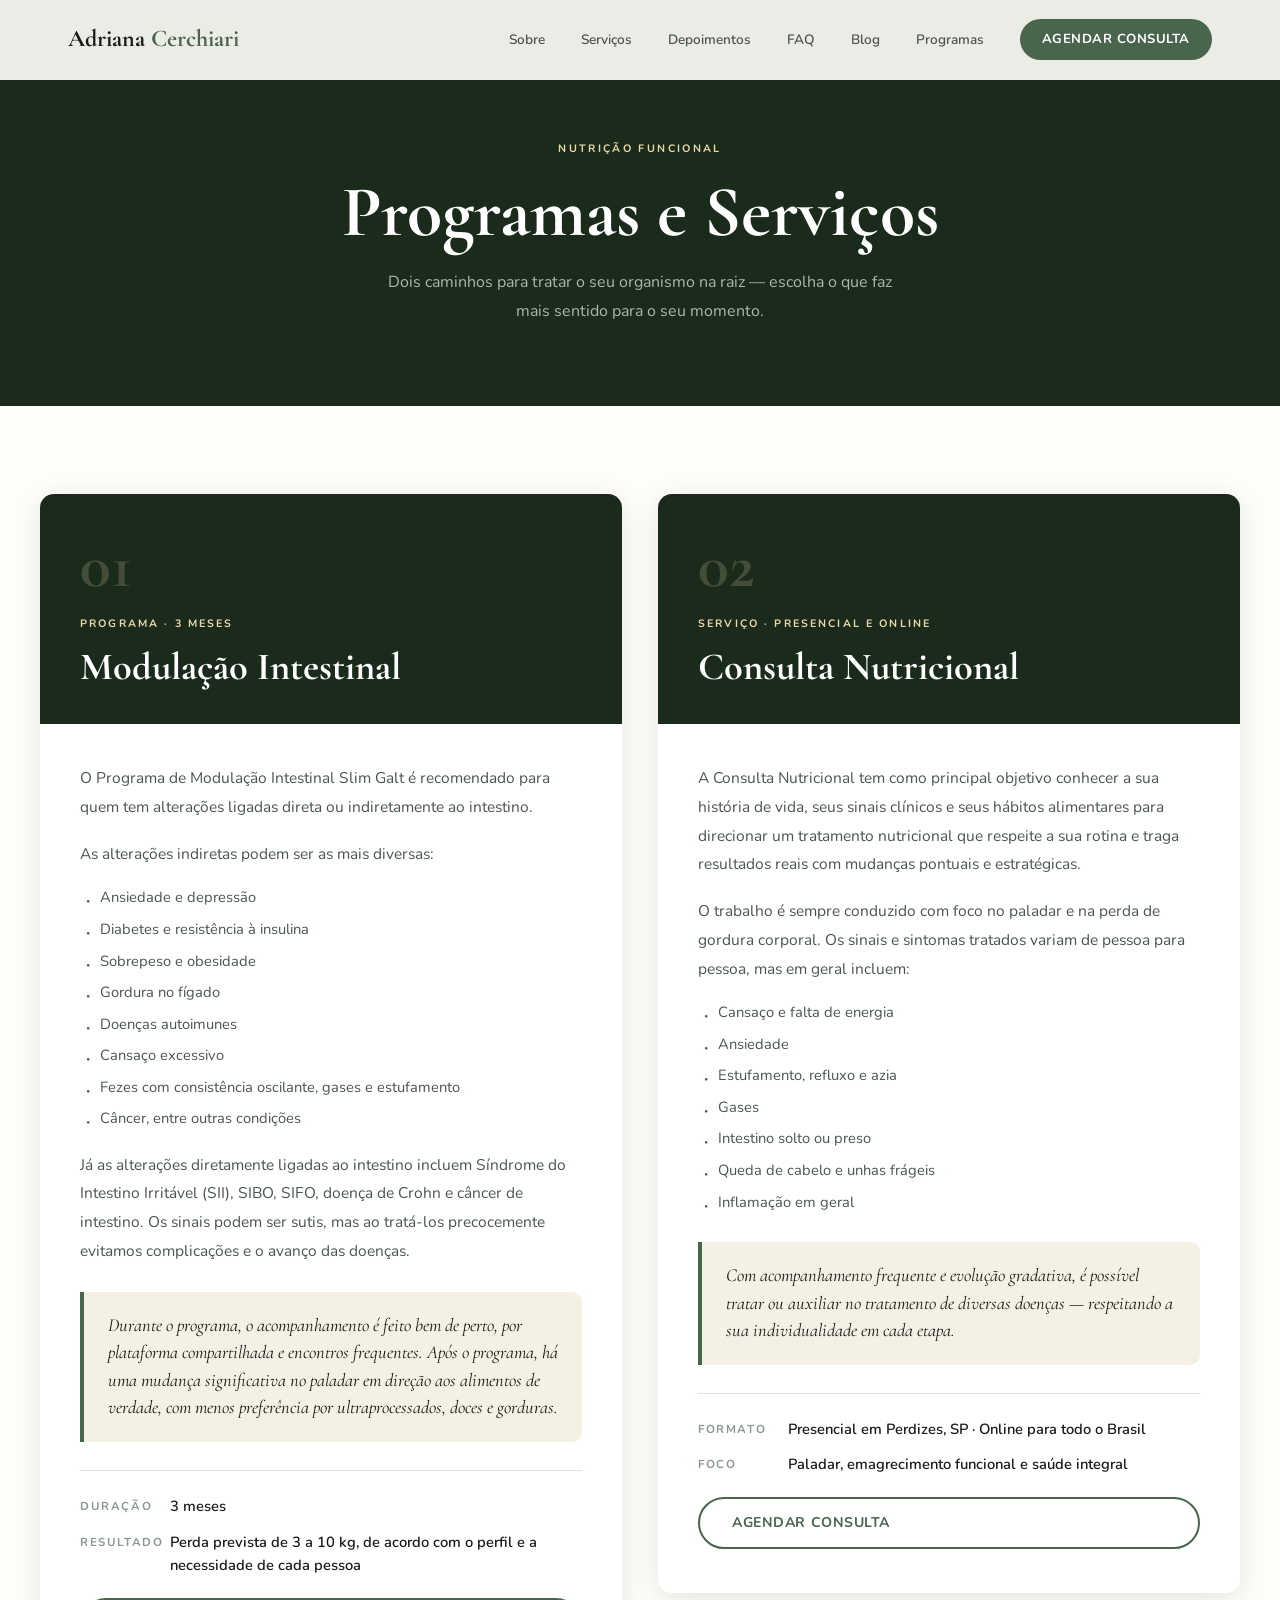
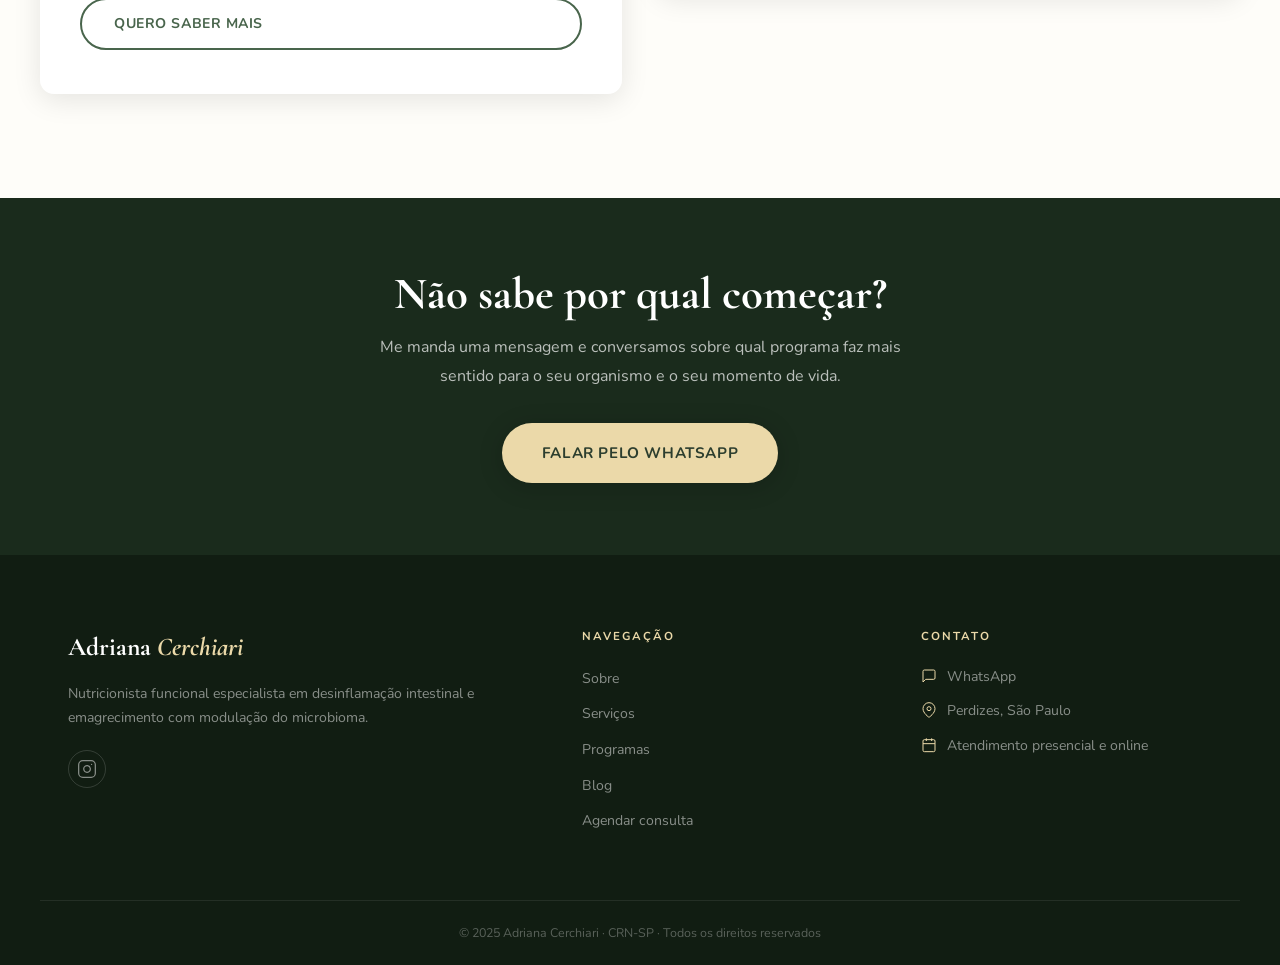
<file: programas.html>
<!DOCTYPE html>
<html lang="pt-BR">
<head>
  <meta charset="UTF-8">
  <meta name="viewport" content="width=device-width, initial-scale=1.0">
  <title>Programas de Nutrição Funcional em São Paulo · Adriana Cerchiari</title>
  <meta name="description" content="Conheça os programas de nutrição funcional de Adriana Cerchiari em São Paulo: Modulação Intestinal, Consulta Nutricional e acompanhamento personalizado.">
  <link rel="canonical" href="https://www.nutrindosuasescolhas.com/programas.html">
  <meta property="og:type" content="website">
  <meta property="og:url" content="https://www.nutrindosuasescolhas.com/programas.html">
  <meta property="og:title" content="Programas de Nutrição Funcional · Adriana Cerchiari">
  <meta property="og:description" content="Programas de nutrição funcional em São Paulo: Modulação Intestinal e Consulta Nutricional personalizada.">
  <meta property="og:image" content="https://www.nutrindosuasescolhas.com/Imagens/hero.png">
  <meta property="og:locale" content="pt_BR">
  <meta property="og:site_name" content="Adriana Cerchiari · Nutrição Funcional">
  <meta name="twitter:card" content="summary_large_image">
  <meta name="twitter:title" content="Programas de Nutrição Funcional · Adriana Cerchiari">
  <meta name="twitter:description" content="Programas de nutrição funcional em São Paulo: Modulação Intestinal e Consulta Nutricional personalizada.">
  <meta name="twitter:image" content="https://www.nutrindosuasescolhas.com/Imagens/hero.png">
  <link href="https://fonts.googleapis.com/css2?family=Cormorant+Garamond:ital,wght@0,500;0,600;0,700;1,500;1,600;1,700&family=Nunito:wght@300;400;500;600;700;800&family=Playfair+Display:ital,wght@0,700;1,700&display=swap" rel="stylesheet">
  <link rel="stylesheet" href="https://unpkg.com/aos@2.3.4/dist/aos.css">
  <link rel="stylesheet" href="css/style.css">
</head>
<body>
<div class="page-wrapper">

  <!-- HEADER -->
  <header class="nav" id="nav">
    <div class="nav__container">
      <a href="index.html" class="nav__logo" aria-label="Adriana Cerchiari">
        Adriana <em>Cerchiari</em>
      </a>
      <nav class="nav__links" aria-label="Menu principal">
        <a href="index.html#sobre" class="nav__link">Sobre</a>
        <a href="index.html#servicos" class="nav__link">Serviços</a>
        <a href="index.html#depoimentos" class="nav__link">Depoimentos</a>
        <a href="index.html#faq" class="nav__link">FAQ</a>
        <a href="blog.html" class="nav__link">Blog</a>
        <a href="programas.html" class="nav__link">Programas</a>
        <a href="https://api.whatsapp.com/send/?phone=5511910856669&text=Ol%C3%A1%21+Tudo+bem%3F+Quero+agendar+uma+consulta+nutricional%21&type=phone_number&app_absent=0" class="btn btn--nav" target="_blank" rel="noopener noreferrer">Agendar consulta</a>
      </nav>
      <button class="nav__hamburger" aria-label="Abrir menu" aria-expanded="false">
        <span></span><span></span><span></span>
      </button>
    </div>
  </header>

  <!-- HERO -->
  <section class="programs-hero">
    <span class="eyebrow programs-hero__eyebrow">Nutrição Funcional</span>
    <h1 class="programs-hero__title">Programas e Serviços</h1>
    <p class="programs-hero__desc">Dois caminhos para tratar o seu organismo na raiz — escolha o que faz mais sentido para o seu momento.</p>
  </section>

  <!-- CARDS -->
  <section class="programs-section">
    <div class="programs-section__container">

      <!-- CARD 1: Modulação Intestinal -->
      <div class="program-card" data-aos="fade-up" data-aos-delay="0">
        <div class="program-card__header">
          <div class="program-card__num">01</div>
          <span class="program-card__tag">Programa · 3 meses</span>
          <h2 class="program-card__title">Modulação Intestinal</h2>
        </div>
        <div class="program-card__body">
          <p>O Programa de Modulação Intestinal Slim Galt é recomendado para quem tem alterações ligadas direta ou indiretamente ao intestino.</p>

          <p>As alterações indiretas podem ser as mais diversas:</p>
          <ul>
            <li>Ansiedade e depressão</li>
            <li>Diabetes e resistência à insulina</li>
            <li>Sobrepeso e obesidade</li>
            <li>Gordura no fígado</li>
            <li>Doenças autoimunes</li>
            <li>Cansaço excessivo</li>
            <li>Fezes com consistência oscilante, gases e estufamento</li>
            <li>Câncer, entre outras condições</li>
          </ul>

          <p>Já as alterações diretamente ligadas ao intestino incluem Síndrome do Intestino Irritável (SII), SIBO, SIFO, doença de Crohn e câncer de intestino. Os sinais podem ser sutis, mas ao tratá-los precocemente evitamos complicações e o avanço das doenças.</p>

          <div class="program-card__highlight">
            <p>Durante o programa, o acompanhamento é feito bem de perto, por plataforma compartilhada e encontros frequentes. Após o programa, há uma mudança significativa no paladar em direção aos alimentos de verdade, com menos preferência por ultraprocessados, doces e gorduras.</p>
          </div>

          <div class="program-card__footer">
            <div class="program-card__detail">
              <span class="program-card__detail-label">Duração</span>
              <span class="program-card__detail-val">3 meses</span>
            </div>
            <div class="program-card__detail">
              <span class="program-card__detail-label">Resultado</span>
              <span class="program-card__detail-val">Perda prevista de 3 a 10 kg, de acordo com o perfil e a necessidade de cada pessoa</span>
            </div>
            <a href="https://api.whatsapp.com/send/?phone=5511910856669&text=Ol%C3%A1%21+Tudo+bem%3F+Tenho+interesse+no+Programa+de+Modula%C3%A7%C3%A3o+Intestinal%21&type=phone_number&app_absent=0" class="btn btn--pill-light" target="_blank" rel="noopener noreferrer" style="margin-top:8px;">Quero saber mais</a>
          </div>
        </div>
      </div>

      <!-- CARD 2: Consulta Nutricional -->
      <div class="program-card" data-aos="fade-up" data-aos-delay="120">
        <div class="program-card__header">
          <div class="program-card__num">02</div>
          <span class="program-card__tag">Serviço · Presencial e Online</span>
          <h2 class="program-card__title">Consulta Nutricional</h2>
        </div>
        <div class="program-card__body">
          <p>A Consulta Nutricional tem como principal objetivo conhecer a sua história de vida, seus sinais clínicos e seus hábitos alimentares para direcionar um tratamento nutricional que respeite a sua rotina e traga resultados reais com mudanças pontuais e estratégicas.</p>

          <p>O trabalho é sempre conduzido com foco no paladar e na perda de gordura corporal. Os sinais e sintomas tratados variam de pessoa para pessoa, mas em geral incluem:</p>
          <ul>
            <li>Cansaço e falta de energia</li>
            <li>Ansiedade</li>
            <li>Estufamento, refluxo e azia</li>
            <li>Gases</li>
            <li>Intestino solto ou preso</li>
            <li>Queda de cabelo e unhas frágeis</li>
            <li>Inflamação em geral</li>
          </ul>

          <div class="program-card__highlight">
            <p>Com acompanhamento frequente e evolução gradativa, é possível tratar ou auxiliar no tratamento de diversas doenças — respeitando a sua individualidade em cada etapa.</p>
          </div>

          <div class="program-card__footer">
            <div class="program-card__detail">
              <span class="program-card__detail-label">Formato</span>
              <span class="program-card__detail-val">Presencial em Perdizes, SP · Online para todo o Brasil</span>
            </div>
            <div class="program-card__detail">
              <span class="program-card__detail-label">Foco</span>
              <span class="program-card__detail-val">Paladar, emagrecimento funcional e saúde integral</span>
            </div>
            <a href="https://api.whatsapp.com/send/?phone=5511910856669&text=Ol%C3%A1%21+Tudo+bem%3F+Quero+agendar+uma+consulta+nutricional%21&type=phone_number&app_absent=0" class="btn btn--pill-light" target="_blank" rel="noopener noreferrer" style="margin-top:8px;">Agendar consulta</a>
          </div>
        </div>
      </div>

    </div>
  </section>

  <!-- CTA FINAL -->
  <section class="post-cta-banner">
    <h2 class="post-cta-banner__title">Não sabe por qual começar?</h2>
    <p class="post-cta-banner__desc">Me manda uma mensagem e conversamos sobre qual programa faz mais sentido para o seu organismo e o seu momento de vida.</p>
    <a href="https://api.whatsapp.com/send/?phone=5511910856669&text=Ol%C3%A1%21+Tudo+bem%3F+Quero+entender+qual+programa+%C3%A9+ideal+para+mim%21&type=phone_number&app_absent=0" class="btn btn--cta" target="_blank" rel="noopener noreferrer">Falar pelo WhatsApp</a>
  </section>

  <!-- FOOTER -->
  <footer class="footer">
    <div class="footer__container">
      <div class="footer__col">
        <p class="footer__logo">Adriana <em>Cerchiari</em></p>
        <p class="footer__bio">Nutricionista funcional especialista em desinflamação intestinal e emagrecimento com modulação do microbioma.</p>
        <div class="footer__social">
          <a href="https://www.instagram.com/nutriadricerchiari/" target="_blank" rel="noopener noreferrer" aria-label="Instagram">
            <svg width="20" height="20" viewBox="0 0 24 24" fill="none" stroke="currentColor" stroke-width="1.5" stroke-linecap="round" stroke-linejoin="round"><rect x="2" y="2" width="20" height="20" rx="5" ry="5"/><path d="M16 11.37A4 4 0 1 1 12.63 8 4 4 0 0 1 16 11.37z"/><line x1="17.5" y1="6.5" x2="17.51" y2="6.5"/></svg>
          </a>
        </div>
      </div>
      <div class="footer__col">
        <p class="footer__col-title">Navegação</p>
        <ul class="footer__links">
          <li><a href="index.html#sobre">Sobre</a></li>
          <li><a href="index.html#servicos">Serviços</a></li>
          <li><a href="programas.html">Programas</a></li>
          <li><a href="blog.html">Blog</a></li>
          <li><a href="index.html#contato">Agendar consulta</a></li>
        </ul>
      </div>
      <div class="footer__col">
        <p class="footer__col-title">Contato</p>
        <ul class="footer__contact">
          <li>
            <svg width="16" height="16" viewBox="0 0 24 24" fill="none" stroke="currentColor" stroke-width="1.5"><path d="M21 15a2 2 0 0 1-2 2H7l-4 4V5a2 2 0 0 1 2-2h14a2 2 0 0 1 2 2z"/></svg>
            <a href="https://api.whatsapp.com/send/?phone=5511910856669&text=Ol%C3%A1%21+Tudo+bem%3F+Quero+agendar+uma+consulta+nutricional%21&type=phone_number&app_absent=0" target="_blank" rel="noopener noreferrer">WhatsApp</a>
          </li>
          <li>
            <svg width="16" height="16" viewBox="0 0 24 24" fill="none" stroke="currentColor" stroke-width="1.5"><path d="M21 10c0 7-9 13-9 13s-9-6-9-13a9 9 0 0 1 18 0z"/><circle cx="12" cy="10" r="3"/></svg>
            Perdizes, São Paulo
          </li>
          <li>
            <svg width="16" height="16" viewBox="0 0 24 24" fill="none" stroke="currentColor" stroke-width="1.5"><rect x="3" y="4" width="18" height="18" rx="2"/><line x1="16" y1="2" x2="16" y2="6"/><line x1="8" y1="2" x2="8" y2="6"/><line x1="3" y1="10" x2="21" y2="10"/></svg>
            Atendimento presencial e online
          </li>
        </ul>
      </div>
    </div>
    <div class="footer__bottom">
      <p>© 2025 Adriana Cerchiari · CRN-SP · Todos os direitos reservados</p>
    </div>
  </footer>

</div>
<script src="https://unpkg.com/aos@2.3.4/dist/aos.js"></script>
<script src="js/main.js"></script>
</body>
</html>
</file>
<file: css/style.css>
/* =============================================
   ADRIANA CERCHIARI — NUTRIÇÃO FUNCIONAL
   Paleta: Verde #49654C + Creme #EBD9A9
   Fonte: Nunito + Cormorant Garamond
   ============================================= */

/* ── RESET & BASE ── */
*, *::before, *::after { box-sizing: border-box; margin: 0; padding: 0; }
html { overflow-x: hidden; scroll-behavior: smooth; }
body { font-family: var(--sans); font-size: 16px; color: var(--text); background: var(--bg); line-height: 1.6; }

/* ── TOKENS ── */
:root {
  --white:        #FFFFFF;
  --bg:           #FEFDF9;
  --bg-alt:       #F5F0E4;
  --hero-bg:      #1A2B1C;
  --vilao-bg:     #2C3E2E;
  --footer-bg:    #111D12;
  --numeros-bg:   #49654C;

  --accent:       #49654C;
  --accent-mid:   #3A5240;
  --accent-dark:  #2C3E2E;
  --accent-cream: #EBD9A9;
  --accent-alpha: rgba(73,101,76,0.10);

  --text:         #1A1A1A;
  --text-sec:     #4A5550;
  --text-ter:     #8A9690;
  --border:       #DDE8DC;

  --headline:     'Cormorant Garamond', Georgia, serif;
  --sans:         'Nunito', sans-serif;
  --serif:        'Playfair Display', Georgia, serif;

  --shadow-sm:    0 2px 12px rgba(0,0,0,0.07);
  --shadow-md:    0 6px 28px rgba(0,0,0,0.10);
  --shadow-lg:    0 14px 48px rgba(0,0,0,0.14);
  --radius:       10px;
  --nav-h:        80px;
  --ease:         cubic-bezier(0.25,0.46,0.45,0.94);
  --dur:          0.3s;
}

/* ── WRAPPER ── */
.page-wrapper { overflow-x: hidden; }

/* ── TIPOGRAFIA ── */
h1, h2, h3 { font-family: var(--headline); line-height: 1.1; }
.section-title { font-size: clamp(2.2rem, 5vw, 3.2rem); font-weight: 700; color: var(--text); margin-bottom: 18px; }
.section-desc  { font-family: var(--sans); font-size: 1rem; font-weight: 400; line-height: 1.85; color: var(--text-sec); margin-bottom: 14px; }
.eyebrow { display: block; font-family: var(--sans); font-size: 0.67rem; font-weight: 700; letter-spacing: 0.22em; text-transform: uppercase; color: var(--accent); margin-bottom: 14px; }

/* ── LINKS ── */
a { color: inherit; text-decoration: none; transition: color var(--dur) var(--ease); }

/* ── BOTÕES ── */
.btn {
  display: inline-flex; align-items: center; gap: 8px;
  font-family: var(--sans); font-size: 0.88rem; font-weight: 700;
  letter-spacing: 0.04em; text-transform: uppercase;
  padding: 14px 32px; border-radius: 50px; cursor: pointer;
  transition: all var(--dur) var(--ease); border: none; text-decoration: none;
}

.btn--nav {
  background: var(--accent); color: #fff;
  padding: 10px 22px; font-size: 0.82rem;
}
.btn--nav:hover { background: var(--accent-mid); }

.btn--hero {
  background: transparent;
  border: 2px solid var(--accent-cream);
  color: var(--accent-cream);
  padding: 15px 36px;
}
.btn--hero:hover { background: var(--accent-cream); color: var(--accent-dark); }

.btn--pill-light {
  background: transparent;
  border: 2px solid var(--accent);
  color: var(--accent);
  padding: 13px 32px;
}
.btn--pill-light:hover { background: var(--accent); color: #fff; }

.btn--cta {
  background: var(--accent-cream);
  color: var(--accent-dark);
  padding: 18px 40px;
  font-size: 0.95rem;
  box-shadow: 0 4px 24px rgba(0,0,0,0.18);
}
.btn--cta:hover { background: #fff; transform: translateY(-2px); box-shadow: 0 8px 32px rgba(0,0,0,0.22); }

/* ── NAV ── */
.nav {
  position: fixed; top: 0; left: 0; right: 0; z-index: 100;
  height: var(--nav-h);
  background: rgba(254,253,249,0.92);
  backdrop-filter: blur(12px);
  border-bottom: 1px solid transparent;
  transition: border-color var(--dur), box-shadow var(--dur);
}
.nav.scrolled { border-color: var(--border); box-shadow: var(--shadow-sm); }
.nav__container {
  max-width: 1200px; margin: 0 auto; padding: 0 28px;
  height: 100%; display: flex; align-items: center; justify-content: space-between;
}
.nav__logo {
  font-family: var(--headline); font-size: 1.5rem; font-weight: 700; color: var(--text);
}
.nav__logo em { font-style: normal; color: var(--accent); }
.nav__links { display: flex; align-items: center; gap: 36px; }
.nav__link { font-family: var(--sans); font-size: 0.85rem; font-weight: 600; color: var(--text-sec); }
.nav__link:hover { color: var(--accent); }
.nav__hamburger { display: none; flex-direction: column; gap: 5px; background: none; border: none; cursor: pointer; padding: 4px; }
.nav__hamburger span { display: block; width: 24px; height: 2px; background: var(--text); border-radius: 2px; transition: all var(--dur); }
.nav__hamburger.open span:nth-child(1) { transform: rotate(45deg) translate(5px, 5px); }
.nav__hamburger.open span:nth-child(2) { opacity: 0; }
.nav__hamburger.open span:nth-child(3) { transform: rotate(-45deg) translate(5px, -5px); }

/* ── HERO ── */
.hero {
  position: relative; min-height: 100vh;
  background: var(--hero-bg);
  display: flex; align-items: center;
  padding-top: var(--nav-h);
  overflow: hidden;
}
.hero__img-wrap {
  position: absolute; top: 0; right: 0;
  width: 60%; height: 100%;
}
.hero__img {
  width: 100%; height: 100%;
  object-fit: cover; object-position: top center;
}
.hero__overlay {
  position: absolute; inset: 0;
  background: linear-gradient(to right, var(--hero-bg) 32%, rgba(26,43,28,0.75) 60%, transparent 100%);
  z-index: 1;
}
.hero__container {
  position: relative; z-index: 2;
  max-width: 1200px; margin: 0 auto; padding: 80px 28px;
  width: 100%;
}
.hero__content { max-width: 540px; }
.hero__eyebrow {
  display: block; font-family: var(--sans);
  font-size: 0.67rem; font-weight: 700;
  letter-spacing: 0.22em; text-transform: uppercase;
  color: #fff; margin-bottom: 20px;
}
.hero__title {
  font-family: var(--headline);
  font-size: clamp(3rem, 5.5vw, 5rem);
  font-weight: 700; line-height: 1.06;
  color: #fff; margin-bottom: 24px;
}
.hero__title em { font-style: italic; color: var(--accent-cream); }
.hero__subtitle {
  font-family: var(--sans); font-size: 1rem;
  font-weight: 400; line-height: 1.8;
  color: rgba(255,255,255,0.72); margin-bottom: 40px; max-width: 460px;
}
.hero__checks {
  list-style: none; padding: 0; margin: 0 0 36px;
  display: flex; flex-direction: column; gap: 10px;
}
.hero__checks li {
  font-family: var(--sans); font-size: 0.88rem; font-weight: 600;
  color: rgba(255,255,255,0.82); display: flex; align-items: center; gap: 9px;
}
.hero__checks li::before {
  content: '✓'; color: var(--accent-cream); font-weight: 700; font-size: 1rem; flex-shrink: 0;
}
.sobre__location {
  font-family: var(--sans); font-size: 0.88rem; font-weight: 600;
  color: var(--text-sec); margin: 20px 0 28px; display: flex; flex-direction: column; gap: 6px;
}
.sobre__location span { display: flex; align-items: center; gap: 7px; }

/* ── CHECKS BANNER ── */
.checks-banner {
  background: var(--hero-bg);
  padding: 48px 28px;
}
.checks-banner__container {
  max-width: 1200px; margin: 0 auto;
  display: grid;
  grid-template-columns: repeat(4, 1fr);
  gap: 24px;
}
.checks-banner__item {
  display: flex; flex-direction: column;
  align-items: center; text-align: center;
  gap: 12px;
}
.checks-banner__icon {
  width: 40px; height: 40px;
  border-radius: 50%;
  border: 1.5px solid var(--accent-cream);
  display: flex; align-items: center; justify-content: center;
  font-size: 1.1rem; font-weight: 700;
  color: var(--accent-cream); flex-shrink: 0;
}
.checks-banner__text {
  font-family: var(--sans); font-size: 0.88rem;
  font-weight: 600; color: rgba(255,255,255,0.88);
  line-height: 1.5;
}
@media (max-width: 768px) {
  .checks-banner__container { grid-template-columns: repeat(2, 1fr); gap: 28px 20px; }
}
@media (max-width: 480px) {
  .checks-banner__container { grid-template-columns: 1fr; }
}

/* ── NÚMEROS ── */
.numeros { background: var(--numeros-bg); padding: 56px 0; }
.numeros__container {
  max-width: 1200px; margin: 0 auto; padding: 0 28px;
  display: flex; align-items: center; justify-content: center; gap: 0;
}
.numero-item { text-align: center; flex: 1; max-width: 360px; }
.numero-item__value {
  display: block; font-family: var(--headline);
  font-size: clamp(3rem, 6vw, 4.5rem); font-weight: 700;
  color: var(--accent-cream); line-height: 1;
}
.numero-item__value sup { font-size: 0.5em; vertical-align: super; }
.numero-item__label {
  display: block; font-family: var(--sans);
  font-size: 0.88rem; font-weight: 600;
  color: rgba(235,217,169,0.75); margin-top: 8px;
  letter-spacing: 0.04em; text-transform: uppercase;
}
.numero-item__divider {
  width: 1px; height: 60px; background: rgba(235,217,169,0.3); flex-shrink: 0;
}

/* ── SOBRE ── */
.sobre { padding: 108px 0; background: var(--bg); }
.sobre__container {
  max-width: 1200px; margin: 0 auto; padding: 0 28px;
  display: grid; grid-template-columns: 44% 1fr; gap: 80px; align-items: center;
}
.sobre__img-wrap { border-radius: 16px; overflow: hidden; box-shadow: var(--shadow-lg); }
.sobre__img { width: 100%; height: auto; display: block; }
.sobre__certs { background: var(--accent-alpha); border-radius: var(--radius); padding: 24px 28px; margin: 28px 0 32px; border-left: 3px solid var(--accent); }
.sobre__certs-title { font-family: var(--sans); font-size: 0.75rem; font-weight: 700; letter-spacing: 0.14em; text-transform: uppercase; color: var(--accent); margin-bottom: 12px; }
.sobre__certs-list { list-style: none; }
.sobre__certs-list li { font-family: var(--sans); font-size: 0.92rem; color: var(--text-sec); padding: 5px 0; padding-left: 18px; position: relative; }
.sobre__certs-list li::before { content: '·'; position: absolute; left: 0; color: var(--accent); font-weight: 700; }

/* ── VILÃO ── */
.vilao { background: var(--vilao-bg); padding: 108px 0; }
.vilao__container { max-width: 1200px; margin: 0 auto; padding: 0 28px; }
.vilao__headline { text-align: center; max-width: 780px; margin: 0 auto 72px; }
.vilao__destaque {
  font-family: var(--headline); font-size: clamp(2rem, 4vw, 3.2rem);
  font-style: italic; font-weight: 700; color: var(--accent-cream);
  line-height: 1.2; margin-bottom: 24px;
}
.vilao__sub { font-family: var(--sans); font-size: 1.05rem; font-weight: 400; color: rgba(255,255,255,0.72); line-height: 1.8; }
.vilao__points { display: grid; grid-template-columns: repeat(3, 1fr); gap: 32px; }
.vilao__point {
  background: rgba(255,255,255,0.06); border-radius: 12px;
  padding: 36px 28px; border-top: 2px solid var(--accent-cream);
}
.vilao__point-title { font-family: var(--headline); font-size: 1.5rem; font-weight: 700; color: var(--accent-cream); margin-bottom: 12px; }
.vilao__point-text { font-family: var(--sans); font-size: 0.95rem; color: rgba(255,255,255,0.68); line-height: 1.75; }

/* ── COMO FUNCIONA ── */
.como-funciona { padding: 108px 0; background: var(--bg-alt); }
.como__container { max-width: 1200px; margin: 0 auto; padding: 0 28px; }
.como__header { text-align: center; max-width: 620px; margin: 0 auto 64px; }
.como__grid { display: grid; grid-template-columns: repeat(4, 1fr); gap: 24px; }
.step-card {
  background: var(--white); border-radius: 12px; padding: 36px 24px;
  box-shadow: var(--shadow-sm); border-bottom: 3px solid var(--accent);
  transition: transform var(--dur) var(--ease), box-shadow var(--dur);
}
.step-card:hover { transform: translateY(-4px); box-shadow: var(--shadow-md); }
.step-card__num {
  font-family: var(--headline); font-size: 2.8rem; font-weight: 700;
  color: var(--accent-cream); line-height: 1; margin-bottom: 16px;
  text-shadow: 0 2px 8px rgba(73,101,76,0.15);
}
.step-card__title { font-family: var(--headline); font-size: 1.25rem; font-weight: 700; color: var(--accent); margin-bottom: 10px; }
.step-card__desc { font-family: var(--sans); font-size: 0.9rem; color: var(--text-sec); line-height: 1.7; }

/* ── PARA QUEM É ── */
.para-quem { padding: 108px 0; background: var(--bg); }
.pq__container { max-width: 1200px; margin: 0 auto; padding: 0 28px; }
.pq__header { text-align: center; max-width: 580px; margin: 0 auto 64px; }
.pq__grid { display: grid; grid-template-columns: repeat(3, 1fr); gap: 24px; }
.pq-card {
  background: var(--bg-alt); border-radius: 12px; padding: 36px 28px;
  transition: transform var(--dur) var(--ease), box-shadow var(--dur);
}
.pq-card:hover { transform: translateY(-4px); box-shadow: var(--shadow-md); background: var(--white); }
.pq-card__icon {
  width: 52px; height: 52px; border-radius: 12px;
  background: var(--accent-alpha); display: flex; align-items: center; justify-content: center;
  margin-bottom: 20px; color: var(--accent);
}
.pq-card__title { font-family: var(--headline); font-size: 1.3rem; font-weight: 700; color: var(--text); margin-bottom: 10px; }
.pq-card__text { font-family: var(--sans); font-size: 0.9rem; color: var(--text-sec); line-height: 1.7; }

/* ── SERVIÇOS ── */
.servicos { padding: 108px 0; background: var(--bg-alt); }
.serv__container { max-width: 1200px; margin: 0 auto; padding: 0 28px; }
.serv__header { text-align: center; max-width: 580px; margin: 0 auto 64px; }
.serv__grid { display: grid; grid-template-columns: repeat(3, 1fr); gap: 24px; }
.servico-card {
  background: var(--white); border-radius: 12px; padding: 36px 28px;
  box-shadow: var(--shadow-sm);
  transition: transform var(--dur) var(--ease), box-shadow var(--dur);
}
.servico-card:hover { transform: translateY(-4px); box-shadow: var(--shadow-md); }
.servico-card__icon {
  width: 48px; height: 48px; border-radius: var(--radius);
  background: var(--accent-alpha); display: flex; align-items: center; justify-content: center;
  margin-bottom: 18px; color: var(--accent);
}
.servico-card__title { font-family: var(--headline); font-size: 1.2rem; font-weight: 700; color: var(--text); margin-bottom: 10px; }
.servico-card__text { font-family: var(--sans); font-size: 0.88rem; color: var(--text-sec); line-height: 1.7; margin-bottom: 16px; }
.servico-card__bullets { list-style: none; }
.servico-card__bullets li {
  font-family: var(--sans); font-size: 0.85rem; color: var(--text-sec);
  padding: 4px 0 4px 18px; position: relative;
}
.servico-card__bullets li::before { content: '·'; position: absolute; left: 0; color: var(--accent); font-weight: 700; font-size: 1.2rem; line-height: 1.4; }

/* ── DEPOIMENTOS ── */
.depoimentos { padding: 108px 0; background: var(--bg); }
.dep__container { max-width: 1200px; margin: 0 auto; padding: 0 28px; }
.dep__header { text-align: center; max-width: 600px; margin: 0 auto 64px; }
.dep__grid { display: grid; grid-template-columns: repeat(3, 1fr); gap: 24px; }
.dep-card { background: #fff; border: 1px solid var(--border); border-radius: 16px; padding: 32px 28px; display: flex; flex-direction: column; gap: 16px; box-shadow: var(--shadow-sm); transition: transform var(--dur), box-shadow var(--dur); }
.dep-card:hover { transform: translateY(-4px); box-shadow: var(--shadow-md); }
.dep-card__stars { color: var(--accent-cream); font-size: 1.1rem; letter-spacing: 2px; }
.dep-card__text { font-family: var(--sans); font-size: 0.93rem; line-height: 1.7; color: var(--text); flex: 1; }
.dep-card__author { font-family: var(--sans); font-size: 0.82rem; font-weight: 700; color: var(--accent); letter-spacing: 0.04em; text-transform: uppercase; }

/* ── DEPOIMENTOS OCULTOS ── */
.dep__hidden { display: none; margin-top: 24px; }
.dep__hidden.dep__hidden--open { display: block; }
.dep__grid--hidden { margin-top: 0; }
.dep__toggle-wrap { text-align: center; margin-top: 40px; }
.dep__toggle-btn { min-width: 220px; }

/* ── DEPOIMENTO DESTAQUE ── */
.depoimento-destaque { padding: 80px 0; background: var(--bg-alt); }
.depo__container { max-width: 860px; margin: 0 auto; padding: 0 28px; }
.depo-destaque {
  border: 1px solid var(--border); border-radius: 16px;
  padding: 56px 60px; background: var(--white);
  box-shadow: var(--shadow-sm); position: relative;
}
.depo-destaque__quote-mark {
  font-family: var(--headline); font-size: 8rem; font-weight: 700;
  color: var(--accent-cream); line-height: 0.6;
  position: absolute; top: 32px; left: 48px; opacity: 0.8;
}
.depo-destaque__text {
  font-family: var(--serif); font-style: italic;
  font-size: clamp(1.1rem, 2.2vw, 1.4rem);
  color: var(--text); line-height: 1.8;
  text-align: center; position: relative; z-index: 1;
}

/* ── EDUCAÇÃO ALIMENTAR ── */
.educacao { padding: 108px 0; background: var(--bg); }
.edu__container {
  max-width: 1200px; margin: 0 auto; padding: 0 28px;
  display: grid; grid-template-columns: 42% 1fr; gap: 80px; align-items: center;
}
.edu__img-wrap { border-radius: 16px; overflow: hidden; box-shadow: var(--shadow-md); }
.edu__img { width: 100%; height: auto; display: block; }
.mito { margin-bottom: 22px; padding: 18px 20px; border-radius: var(--radius); background: var(--bg-alt); }
.mito__falso { font-family: var(--sans); font-size: 0.9rem; color: var(--text-ter); margin-bottom: 6px; }
.mito__falso del { text-decoration-color: var(--accent); }
.mito__verdade { font-family: var(--sans); font-size: 0.9rem; color: var(--accent-dark); font-weight: 600; line-height: 1.6; }

/* ── FAQ ── */
.faq { padding: 108px 0; background: var(--bg-alt); }
.faq__container { max-width: 780px; margin: 0 auto; padding: 0 28px; }
.faq__header { text-align: center; margin-bottom: 56px; }
.faq-item { border-bottom: 1px solid var(--border); }
.faq-item__btn {
  width: 100%; display: flex; align-items: center; justify-content: space-between;
  gap: 16px; padding: 22px 0;
  font-family: var(--sans); font-size: 1rem; font-weight: 600; color: var(--text);
  background: none; border: none; cursor: pointer; text-align: left;
  transition: color var(--dur);
}
.faq-item__btn:hover { color: var(--accent); }
.faq-item__icon { flex-shrink: 0; transition: transform var(--dur) var(--ease); color: var(--accent); }
.faq-item__btn[aria-expanded="true"] .faq-item__icon { transform: rotate(180deg); }
.faq-item__answer { overflow: hidden; max-height: 0; transition: max-height 0.4s var(--ease); }
.faq-item__answer p { font-family: var(--sans); font-size: 0.95rem; color: var(--text-sec); line-height: 1.8; padding-bottom: 22px; }

/* ── CTA FINAL ── */
.cta-final { position: relative; padding: 120px 0; overflow: hidden; }
.cta-final__bg { position: absolute; inset: 0; }
.cta-final__img { width: 100%; height: 100%; object-fit: cover; }
.cta-final__overlay { position: absolute; inset: 0; background: linear-gradient(135deg, rgba(26,43,28,0.93) 0%, rgba(44,62,46,0.85) 100%); }
.cta-final__container {
  position: relative; z-index: 2;
  max-width: 700px; margin: 0 auto; padding: 0 28px;
  text-align: center;
}
.cta-final__container .section-title { color: #fff; margin-bottom: 20px; }
.cta-final__container .section-desc { color: rgba(255,255,255,0.75); margin-bottom: 40px; }

/* ── FOOTER ── */
.footer { background: var(--footer-bg); padding: 72px 0 0; }
.footer__container {
  max-width: 1200px; margin: 0 auto; padding: 0 28px 56px;
  display: grid; grid-template-columns: 1.6fr 1fr 1fr; gap: 48px;
}
.footer__logo { font-family: var(--headline); font-size: 1.6rem; font-weight: 700; color: #fff; margin-bottom: 14px; }
.footer__logo em { font-style: italic; color: var(--accent-cream); }
.footer__bio { font-family: var(--sans); font-size: 0.88rem; color: rgba(255,255,255,0.5); line-height: 1.7; margin-bottom: 20px; }
.footer__social { display: flex; gap: 12px; }
.footer__social a {
  width: 38px; height: 38px; border-radius: 50%;
  border: 1px solid rgba(255,255,255,0.15);
  display: flex; align-items: center; justify-content: center;
  color: rgba(255,255,255,0.5); transition: all var(--dur);
}
.footer__social a:hover { border-color: var(--accent-cream); color: var(--accent-cream); }
.footer__col-title { font-family: var(--sans); font-size: 0.72rem; font-weight: 700; letter-spacing: 0.18em; text-transform: uppercase; color: var(--accent-cream); margin-bottom: 20px; }
.footer__links { list-style: none; }
.footer__links li { margin-bottom: 10px; }
.footer__links a { font-family: var(--sans); font-size: 0.88rem; color: rgba(255,255,255,0.5); transition: color var(--dur); }
.footer__links a:hover { color: var(--accent-cream); }
.footer__contact { list-style: none; }
.footer__contact li {
  display: flex; align-items: flex-start; gap: 10px;
  font-family: var(--sans); font-size: 0.88rem; color: rgba(255,255,255,0.5);
  margin-bottom: 12px;
}
.footer__contact svg { flex-shrink: 0; margin-top: 2px; color: var(--accent-cream); }
.footer__contact a { color: rgba(255,255,255,0.5); }
.footer__contact a:hover { color: var(--accent-cream); }
.footer__bottom {
  border-top: 1px solid rgba(255,255,255,0.08);
  padding: 22px 28px; text-align: center;
  max-width: 1200px; margin: 0 auto;
}
.footer__bottom p { font-family: var(--sans); font-size: 0.78rem; color: rgba(255,255,255,0.3); }

/* =============================================
   RESPONSIVO
   ============================================= */

/* ── TABLET ≤ 1024px ── */
@media (max-width: 1024px) {
  .como__grid { grid-template-columns: repeat(2, 1fr); }
  .sobre__container { grid-template-columns: 1fr; gap: 48px; }
  .sobre__img-wrap { max-width: 480px; margin: 0 auto; }
  .edu__container { grid-template-columns: 1fr; gap: 48px; }
  .edu__img-wrap { max-width: 480px; }
  .footer__container { grid-template-columns: 1fr 1fr; }
  .footer__col:first-child { grid-column: 1 / -1; }
  .vilao__points { grid-template-columns: 1fr; gap: 20px; }
}

/* ── TABLET ≤ 768px ── */
@media (max-width: 768px) {
  :root { --nav-h: 66px; }
  .nav__links { display: none; flex-direction: column; align-items: flex-start; gap: 0; position: absolute; top: var(--nav-h); left: 0; right: 0; background: var(--bg); border-bottom: 1px solid var(--border); padding: 16px 28px 24px; box-shadow: var(--shadow-md); }
  .nav__links.open { display: flex; }
  .nav__link { padding: 10px 0; font-size: 1rem; width: 100%; border-bottom: 1px solid var(--border); }
  .btn--nav { margin-top: 12px; }
  .nav__hamburger { display: flex; }

  .hero { min-height: 100svh; align-items: flex-end; }
  .hero__img-wrap { width: 100%; height: 100%; }
  .hero__overlay { background: linear-gradient(to top, rgba(26,43,28,0.96) 0%, rgba(26,43,28,0.4) 60%, transparent 100%); }
  .hero__container { padding: 40px 18px 56px; }
  .hero__content { max-width: 100%; }
  .hero__title { font-size: clamp(2.4rem, 9vw, 3.4rem); }

  .numeros__container { flex-direction: column; gap: 32px; }
  .numero-item__divider { width: 60px; height: 1px; }

  .sobre { padding: 72px 0; }
  .pq__grid { grid-template-columns: repeat(2, 1fr); }
  .serv__grid { grid-template-columns: 1fr; }
  .dep__grid { grid-template-columns: repeat(2, 1fr); }
  .como-funciona, .para-quem, .servicos, .depoimentos, .educacao, .faq { padding: 72px 0; }
  .vilao { padding: 72px 0; }
  .depo-destaque { padding: 48px 32px; }
  .depo-destaque__quote-mark { font-size: 6rem; top: 20px; left: 28px; }
}

/* ── MOBILE ≤ 420px ── */
@media (max-width: 420px) {
  .hero__title { font-size: clamp(2rem, 10vw, 2.8rem); }
  .pq__grid { grid-template-columns: 1fr; }
  .dep__grid { grid-template-columns: 1fr; }
  .como__grid { grid-template-columns: 1fr; }
  .sobre, .como-funciona, .para-quem, .servicos, .depoimentos, .educacao, .faq { padding: 56px 0; }
  .depo-destaque { padding: 36px 22px; }
  .footer__container { grid-template-columns: 1fr; }
  .footer__col:first-child { grid-column: unset; }
  .cta-final { padding: 88px 0; }
}

/* ── IMAGEM COMPLEMENTAR ── */
.img-complementar { line-height: 0; }
.img-complementar__img { width: 100%; display: block; object-fit: cover; }

/* =============================================
   BLOG
   ============================================= */

/* ── BLOG HERO ── */
.blog-hero {
  background: var(--hero-bg);
  padding: 140px 28px 80px;
  text-align: center;
}
.blog-hero__eyebrow { color: var(--accent-cream); margin-bottom: 16px; }
.blog-hero__title {
  font-family: var(--headline);
  font-size: clamp(2.8rem, 6vw, 4.5rem);
  font-weight: 700; color: #fff;
  margin-bottom: 16px; line-height: 1.1;
}
.blog-hero__desc {
  font-family: var(--sans); font-size: 1rem;
  color: rgba(255,255,255,0.65);
  max-width: 500px; margin: 0 auto; line-height: 1.8;
}

/* ── BLOG GRID ── */
.blog-listing { padding: 80px 28px 96px; background: var(--bg); }
.blog-listing__container { max-width: 1200px; margin: 0 auto; }
.blog-grid {
  display: grid;
  grid-template-columns: repeat(3, 1fr);
  gap: 32px; margin-top: 0;
}
.blog-card {
  background: #fff;
  border-radius: var(--radius);
  overflow: hidden;
  box-shadow: var(--shadow-sm);
  display: flex; flex-direction: column;
  transition: transform var(--dur) var(--ease), box-shadow var(--dur) var(--ease);
  text-decoration: none; color: inherit;
}
.blog-card:hover { transform: translateY(-5px); box-shadow: var(--shadow-md); }
.blog-card__img-wrap { width: 100%; height: 210px; overflow: hidden; }
.blog-card__img {
  width: 100%; height: 100%;
  object-fit: cover; object-position: top;
  transition: transform 0.5s var(--ease);
}
.blog-card:hover .blog-card__img { transform: scale(1.05); }
.blog-card__img-placeholder {
  width: 100%; height: 100%;
  background: linear-gradient(135deg, var(--accent) 0%, var(--accent-dark) 100%);
  display: flex; align-items: center; justify-content: center;
}
.blog-card__img-placeholder span {
  font-family: var(--headline);
  font-size: 2.2rem; color: var(--accent-cream); font-style: italic;
}
.blog-card__body { padding: 26px 24px; flex: 1; display: flex; flex-direction: column; }
.blog-card__tag {
  font-family: var(--sans); font-size: 0.67rem; font-weight: 700;
  letter-spacing: 0.18em; text-transform: uppercase;
  color: var(--accent); margin-bottom: 8px;
}
.blog-card__title {
  font-family: var(--headline); font-size: 1.4rem;
  font-weight: 700; color: var(--text);
  line-height: 1.2; margin-bottom: 8px;
}
.blog-card__date {
  font-family: var(--sans); font-size: 0.78rem;
  color: var(--text-ter); margin-bottom: 12px;
}
.blog-card__excerpt {
  font-family: var(--sans); font-size: 0.9rem;
  color: var(--text-sec); line-height: 1.7;
  flex: 1; margin-bottom: 20px;
}
.blog-card__link {
  font-family: var(--sans); font-size: 0.8rem; font-weight: 700;
  color: var(--accent); letter-spacing: 0.08em;
  text-transform: uppercase; display: flex; align-items: center; gap: 6px;
}
.blog-card:hover .blog-card__link { gap: 10px; }
.blog-card__link::after { content: '→'; transition: margin var(--dur) var(--ease); }

/* ── POST ── */
.post-hero {
  background: var(--hero-bg);
  padding: 140px 28px 72px; text-align: center;
}
.post-hero__tag {
  display: inline-block; font-family: var(--sans);
  font-size: 0.67rem; font-weight: 700;
  letter-spacing: 0.2em; text-transform: uppercase;
  color: var(--accent-cream); margin-bottom: 18px;
}
.post-hero__title {
  font-family: var(--headline);
  font-size: clamp(2.4rem, 5vw, 4rem);
  font-weight: 700; color: #fff;
  line-height: 1.1; max-width: 820px; margin: 0 auto 14px;
}
.post-hero__date {
  font-family: var(--sans); font-size: 0.82rem;
  color: rgba(255,255,255,0.45);
}

.post-body {
  max-width: 780px; margin: 0 auto;
  padding: 72px 28px 96px;
}
.post-back {
  display: inline-flex; align-items: center; gap: 8px;
  font-family: var(--sans); font-size: 0.85rem; font-weight: 700;
  color: var(--accent); text-decoration: none; margin-bottom: 52px;
  transition: gap var(--dur) var(--ease);
}
.post-back::before { content: '←'; }
.post-back:hover { gap: 12px; }

.post-body p {
  font-family: var(--sans); font-size: 1rem;
  line-height: 1.9; color: var(--text-sec); margin-bottom: 20px;
}
.post-body h2 {
  font-family: var(--headline);
  font-size: clamp(1.9rem, 3.5vw, 2.6rem);
  color: var(--text); margin: 52px 0 16px; line-height: 1.15;
}
.post-body h3 {
  font-family: var(--headline);
  font-size: clamp(1.4rem, 2.5vw, 1.85rem);
  color: var(--accent); margin: 36px 0 12px;
}
.post-body ul, .post-body ol {
  padding-left: 22px; margin-bottom: 20px;
}
.post-body li {
  font-family: var(--sans); font-size: 1rem;
  line-height: 1.8; color: var(--text-sec); margin-bottom: 6px;
}
.post-img {
  width: 100%; border-radius: var(--radius);
  margin: 36px 0; box-shadow: var(--shadow-md);
  display: block;
}
.post-highlight {
  background: var(--bg-alt);
  border-left: 4px solid var(--accent);
  border-radius: 0 var(--radius) var(--radius) 0;
  padding: 24px 32px; margin: 36px 0;
}
.post-highlight p {
  font-family: var(--headline); font-size: 1.3rem;
  font-style: italic; color: var(--text);
  margin: 0; line-height: 1.5;
}
.post-recipe {
  background: #fff; border: 1px solid var(--border);
  border-radius: var(--radius); padding: 32px 36px;
  margin: 36px 0; box-shadow: var(--shadow-sm);
}
.post-recipe__title {
  font-family: var(--headline); font-size: 1.7rem;
  color: var(--text); margin-bottom: 4px;
}
.post-recipe__counter {
  font-family: var(--sans); font-size: 0.75rem; font-weight: 700;
  letter-spacing: 0.15em; text-transform: uppercase;
  color: var(--accent); margin-bottom: 20px; display: block;
}
.post-recipe__label {
  font-family: var(--sans); font-size: 0.72rem; font-weight: 700;
  letter-spacing: 0.16em; text-transform: uppercase;
  color: var(--text-ter); margin: 20px 0 8px; display: block;
}

.post-cta-banner {
  background: var(--hero-bg);
  padding: 72px 28px; text-align: center;
}
.post-cta-banner__title {
  font-family: var(--headline);
  font-size: clamp(1.9rem, 3.5vw, 2.8rem);
  color: #fff; margin-bottom: 14px; line-height: 1.1;
}
.post-cta-banner__desc {
  font-family: var(--sans); font-size: 1rem;
  color: rgba(255,255,255,0.7); margin-bottom: 32px;
  max-width: 540px; margin-left: auto; margin-right: auto;
  line-height: 1.8;
}

@media (max-width: 900px) {
  .blog-grid { grid-template-columns: repeat(2, 1fr); }
}
@media (max-width: 560px) {
  .blog-grid { grid-template-columns: 1fr; }
  .post-recipe { padding: 24px 20px; }
}

/* =============================================
   PROGRAMAS / PRODUTOS E SERVIÇOS
   ============================================= */

.programs-hero {
  background: var(--hero-bg);
  padding: 140px 28px 80px;
  text-align: center;
}
.programs-hero__eyebrow { color: var(--accent-cream); margin-bottom: 16px; }
.programs-hero__title {
  font-family: var(--headline);
  font-size: clamp(2.8rem, 6vw, 4.5rem);
  font-weight: 700; color: #fff;
  line-height: 1.1; margin-bottom: 16px;
}
.programs-hero__desc {
  font-family: var(--sans); font-size: 1rem;
  color: rgba(255,255,255,0.65);
  max-width: 520px; margin: 0 auto; line-height: 1.8;
}

.programs-section {
  background: var(--bg);
  padding: 88px 28px 104px;
}
.programs-section__container {
  max-width: 1200px; margin: 0 auto;
  display: grid;
  grid-template-columns: repeat(2, 1fr);
  gap: 36px;
  align-items: start;
}

.program-card {
  background: #fff;
  border-radius: 14px;
  box-shadow: var(--shadow-md);
  overflow: hidden;
  display: flex; flex-direction: column;
}
.program-card__header {
  background: var(--hero-bg);
  padding: 40px 40px 36px;
}
.program-card__num {
  font-family: var(--headline);
  font-size: 4rem; font-weight: 700;
  color: rgba(235,217,169,0.2);
  line-height: 1; margin-bottom: 12px;
}
.program-card__tag {
  display: inline-block;
  font-family: var(--sans); font-size: 0.67rem;
  font-weight: 700; letter-spacing: 0.2em;
  text-transform: uppercase;
  color: var(--accent-cream);
  margin-bottom: 14px;
}
.program-card__title {
  font-family: var(--headline);
  font-size: clamp(1.9rem, 3vw, 2.6rem);
  font-weight: 700; color: #fff;
  line-height: 1.1;
}
.program-card__body {
  padding: 40px 40px 44px;
  flex: 1; display: flex; flex-direction: column; gap: 0;
}
.program-card__body p {
  font-family: var(--sans); font-size: 0.97rem;
  line-height: 1.85; color: var(--text-sec);
  margin-bottom: 18px;
}
.program-card__body ul {
  padding-left: 0; list-style: none;
  margin-bottom: 20px; display: flex;
  flex-direction: column; gap: 8px;
}
.program-card__body li {
  font-family: var(--sans); font-size: 0.92rem;
  color: var(--text-sec); line-height: 1.6;
  padding-left: 20px; position: relative;
}
.program-card__body li::before {
  content: '·'; position: absolute; left: 6px;
  color: var(--accent); font-weight: 700; font-size: 1.1rem;
}
.program-card__highlight {
  background: var(--bg-alt);
  border-left: 4px solid var(--accent);
  border-radius: 0 10px 10px 0;
  padding: 20px 24px; margin: 8px 0 28px;
}
.program-card__highlight p {
  font-family: var(--headline);
  font-size: 1.15rem; font-style: italic;
  color: var(--text); margin: 0; line-height: 1.5;
}
.program-card__footer {
  margin-top: auto;
  padding-top: 8px;
  border-top: 1px solid var(--border);
  padding-top: 24px;
  display: flex; flex-direction: column; gap: 12px;
}
.program-card__detail {
  display: flex; align-items: flex-start; gap: 10px;
}
.program-card__detail-label {
  font-family: var(--sans); font-size: 0.72rem;
  font-weight: 700; letter-spacing: 0.14em;
  text-transform: uppercase; color: var(--text-ter);
  min-width: 80px; padding-top: 2px;
}
.program-card__detail-val {
  font-family: var(--sans); font-size: 0.92rem;
  font-weight: 600; color: var(--text);
}

@media (max-width: 860px) {
  .programs-section__container { grid-template-columns: 1fr; max-width: 640px; }
}
@media (max-width: 480px) {
  .program-card__header { padding: 32px 24px 28px; }
  .program-card__body { padding: 28px 24px 32px; }
}
</file>
